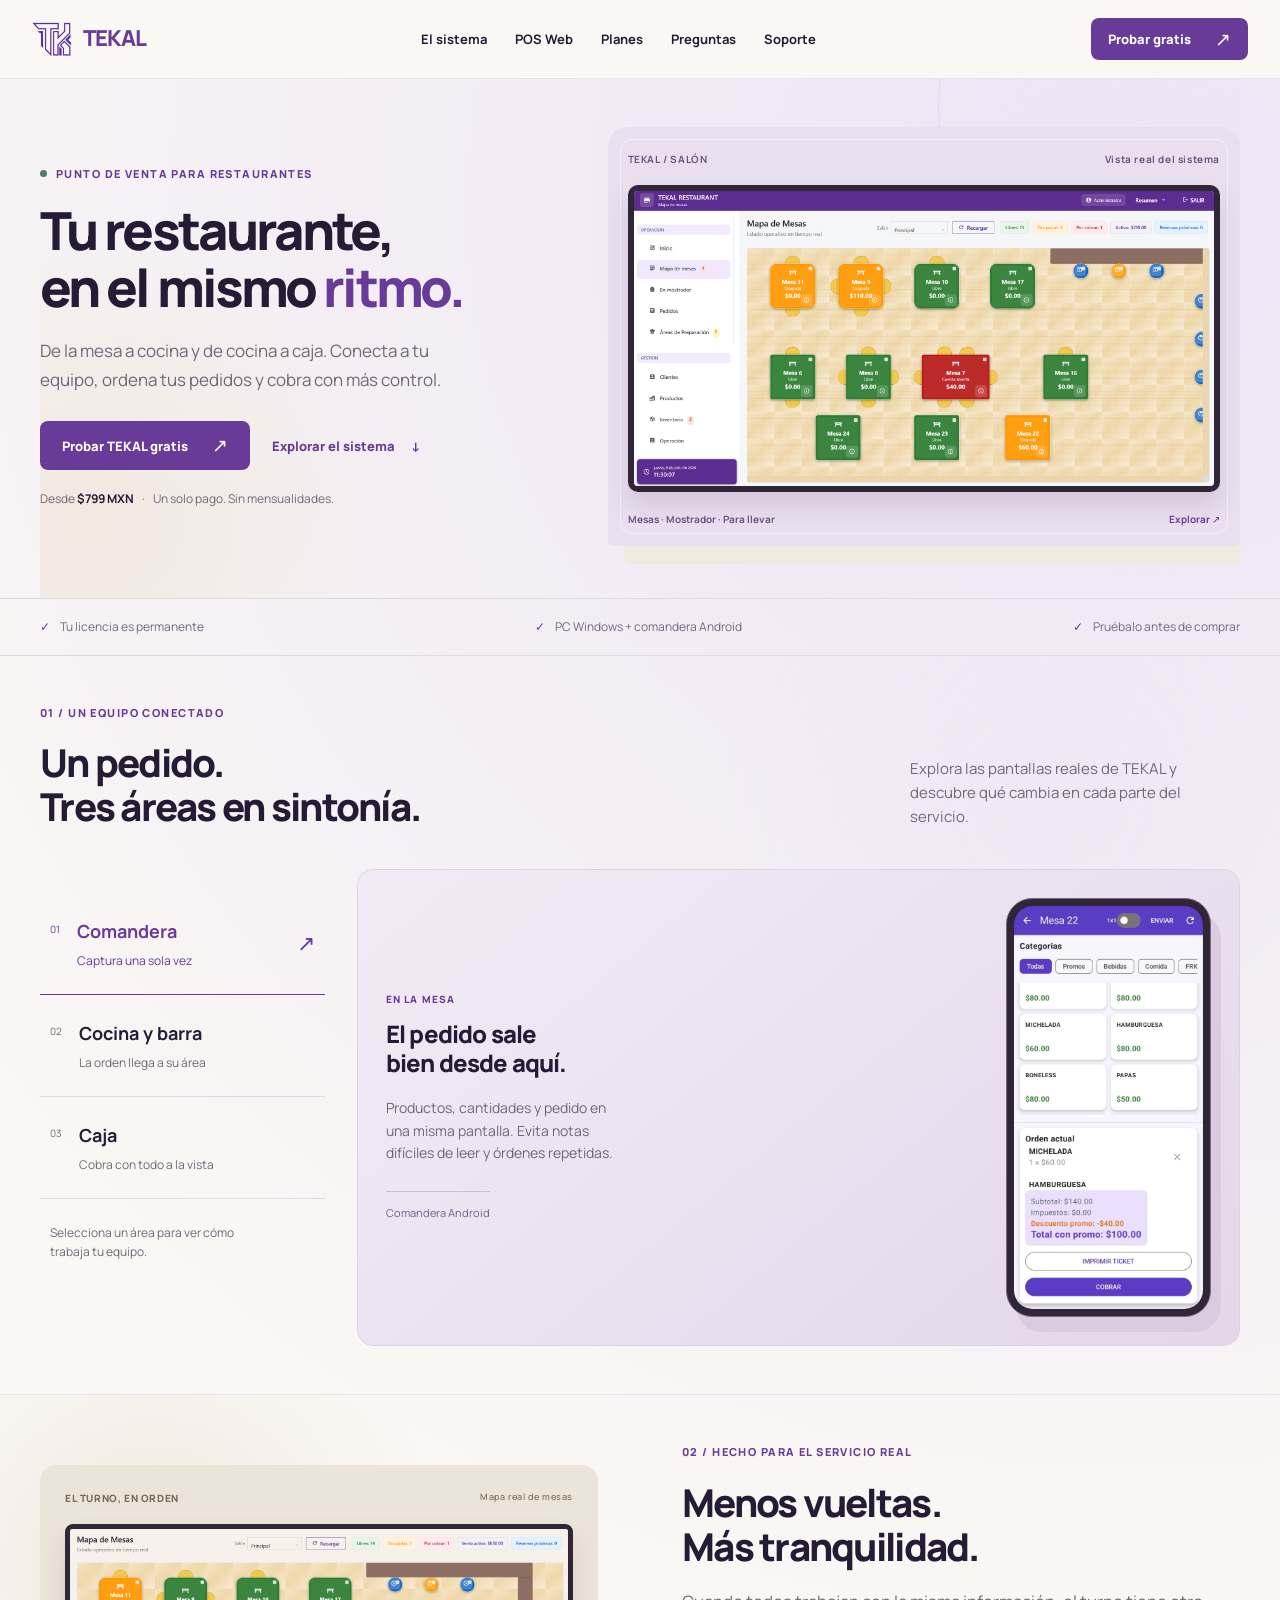
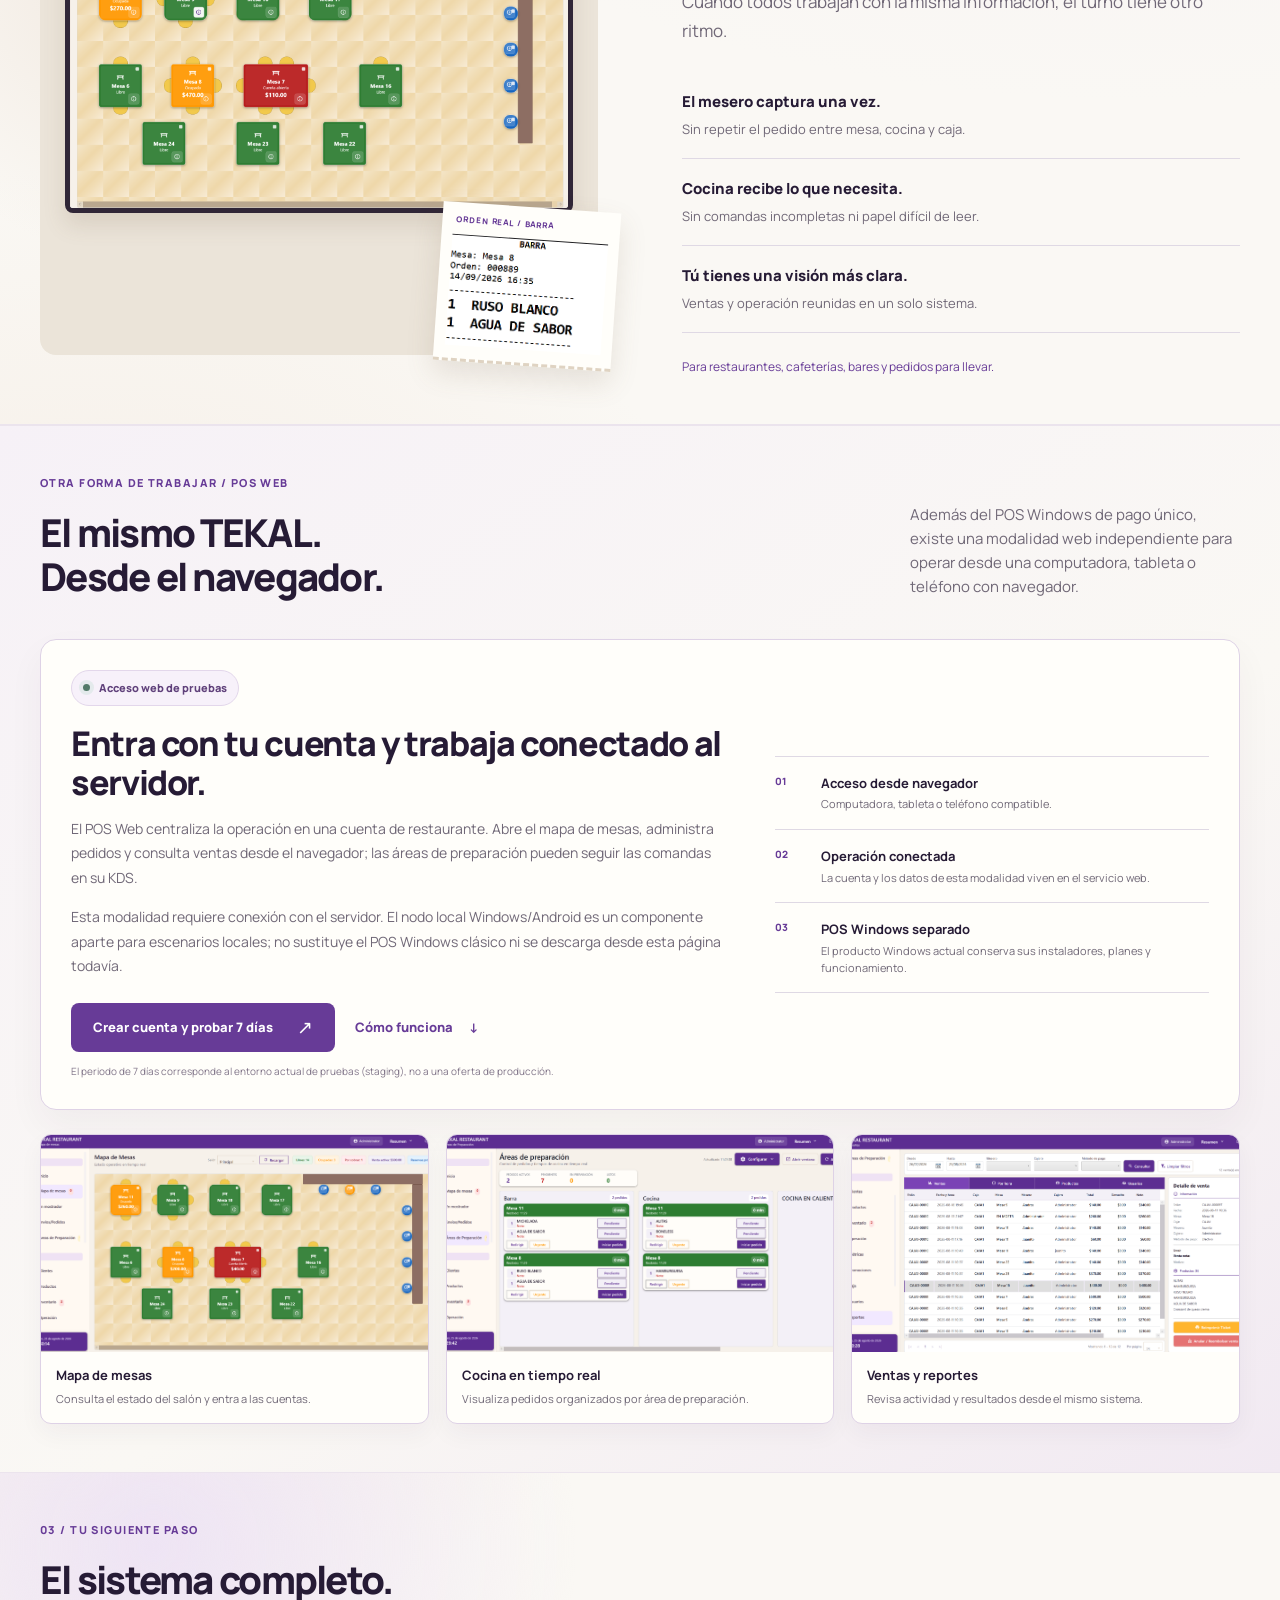
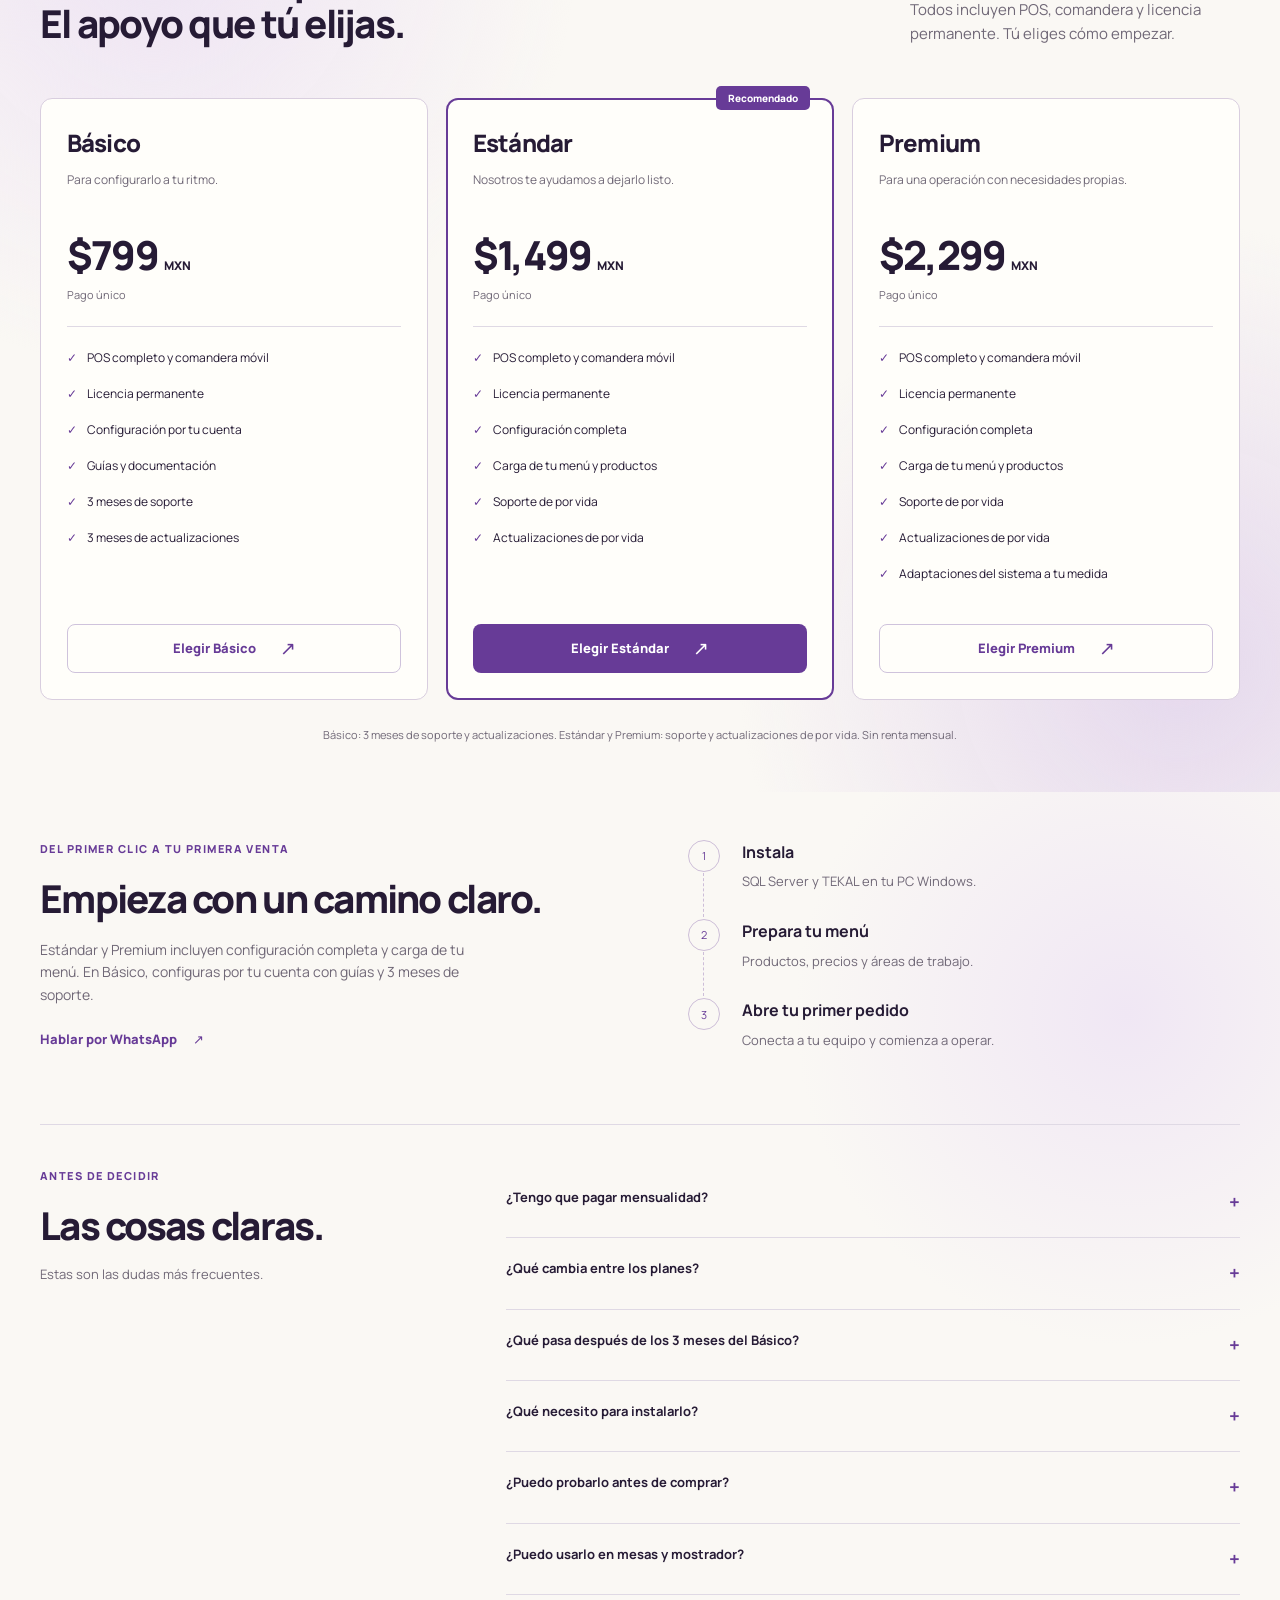
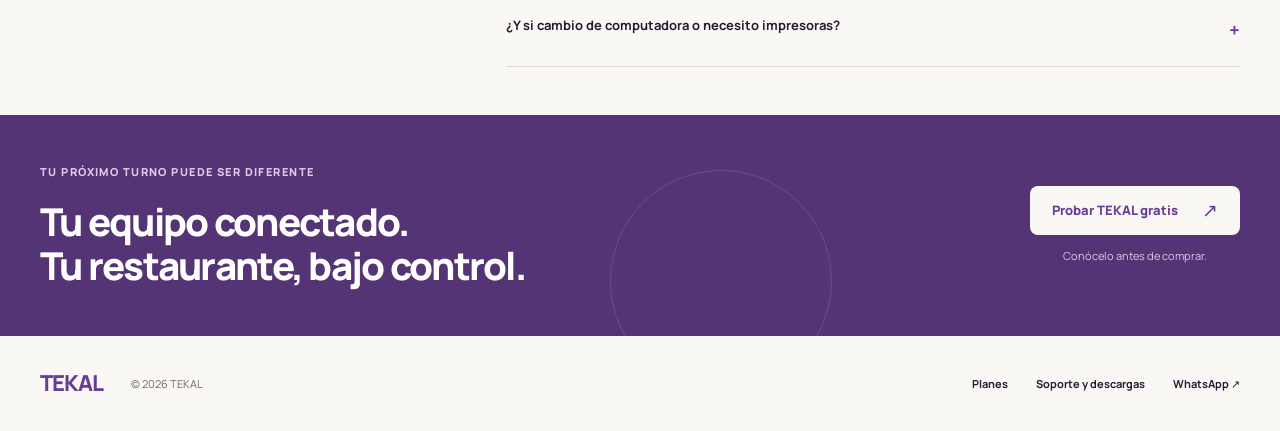
<file: index.html>
<!doctype html>
<html lang="es">
<head>
<meta charset="utf-8">
<meta name="viewport" content="width=device-width, initial-scale=1">
<meta name="description" content="TEKAL conecta comandera, cocina y caja. Punto de venta para restaurantes con licencia permanente, desde $799 MXN y sin mensualidades.">
<meta name="tekal-license-api" content="https://licencias.tekalpos.com">
<meta name="theme-color" content="#faf8f4">
<link rel="icon" type="image/png" href="LOGO.png">
<title>TEKAL | Tu restaurante, en el mismo ritmo</title>
<link rel="preconnect" href="https://fonts.googleapis.com">
<link rel="preconnect" href="https://fonts.gstatic.com" crossorigin>
<link href="https://fonts.googleapis.com/css2?family=Manrope:wght@400;500;600;700;800&display=swap" rel="stylesheet">
<link rel="stylesheet" href="landing.css?v=20260914">
</head>
<body>
<header class="site-header"><div class="header-inner">
<a href="#inicio" class="brand" aria-label="TEKAL inicio"><img src="LOGO.png" width="44" height="38" alt=""><span>TEKAL</span></a>
<nav aria-label="Principal"><a href="#funciona">El sistema</a><a href="#pos-web">POS Web</a><a href="#planes">Planes</a><a href="#preguntas">Preguntas</a><a href="descargas.html">Soporte</a></nav>
<a class="button primary small" href="descargas.html#probar">Probar gratis <span aria-hidden="true">↗</span></a>
</div></header>
<main id="inicio">
<section class="hero wrap">
<div class="hero-copy"><p class="eyebrow"><span class="status-dot"></span> Punto de venta para restaurantes</p>
<h1>Tu restaurante,<br>en el mismo <em>ritmo.</em></h1>
<p class="lead">De la mesa a cocina y de cocina a caja. Conecta a tu equipo, ordena tus pedidos y cobra con más control.</p>
<div class="hero-actions"><a class="button primary" href="descargas.html#probar">Probar TEKAL gratis <span aria-hidden="true">↗</span></a><a class="text-link" href="#funciona">Explorar el sistema <span aria-hidden="true">↓</span></a></div>
<p class="hero-price">Desde <strong>$799 MXN</strong> <span>·</span> Un solo pago. Sin mensualidades.</p>
</div>
<div class="hero-product">
<div class="product-caption"><span>TEKAL / SALÓN</span><span>Vista real del sistema</span></div>
<figure class="hero-screen"><img src="pc.png" width="1912" height="973" fetchpriority="high" alt="Mapa de mesas real de TEKAL con estados de las mesas y cuenta abierta"></figure>
<div class="product-base"><span>Mesas · Mostrador · Para llevar</span><a href="#funciona" aria-label="Explorar las pantallas de TEKAL">Explorar <span aria-hidden="true">↗</span></a></div>
</div>
</section>
<div class="assurance"><div class="wrap assurance-inner"><span>Tu licencia es permanente</span><span>PC Windows + comandera Android</span><span>Pruébalo antes de comprar</span></div></div>

<section id="funciona" class="product-section section">
<div class="wrap">
<div class="section-heading"><div><p class="eyebrow">01 / Un equipo conectado</p><h2>Un pedido.<br>Tres áreas en sintonía.</h2></div><p>Explora las pantallas reales de TEKAL y descubre qué cambia en cada parte del servicio.</p></div>
<div class="product-explorer">
<div class="explorer-menu">
<div role="tablist" aria-label="Pantallas de TEKAL" aria-orientation="vertical">
<button role="tab" id="tab-comandera" aria-controls="panel-comandera" aria-selected="true" tabindex="0"><span class="tab-number">01</span><span><strong>Comandera</strong><small>Captura una sola vez</small></span><span class="tab-arrow" aria-hidden="true">↗</span></button>
<button role="tab" id="tab-cocina" aria-controls="panel-cocina" aria-selected="false" tabindex="-1"><span class="tab-number">02</span><span><strong>Cocina y barra</strong><small>La orden llega a su área</small></span><span class="tab-arrow" aria-hidden="true">↗</span></button>
<button role="tab" id="tab-caja" aria-controls="panel-caja" aria-selected="false" tabindex="-1"><span class="tab-number">03</span><span><strong>Caja</strong><small>Cobra con todo a la vista</small></span><span class="tab-arrow" aria-hidden="true">↗</span></button>
</div>
<p class="explorer-note">Selecciona un área para ver cómo trabaja tu equipo.</p>
</div>
<div class="explorer-panels">
<div class="demo-panel phone-panel" role="tabpanel" id="panel-comandera" aria-labelledby="tab-comandera" tabindex="0">
<div class="panel-copy"><span class="mini-label">EN LA MESA</span><h3>El pedido sale<br>bien desde aquí.</h3><p>Productos, cantidades y pedido en una misma pantalla. Evita notas difíciles de leer y órdenes repetidas.</p><span class="platform-label">Comandera Android</span></div>
<figure class="phone"><img src="comandera.jpg" width="1080" height="2306" loading="lazy" decoding="async" alt="Pantalla completa de la comandera Android TEKAL"></figure>
</div>
<div class="demo-panel" role="tabpanel" id="panel-cocina" aria-labelledby="tab-cocina" tabindex="0" hidden><div class="screen-caption"><h3>Cada área sabe qué preparar.</h3><p>Las comandas llegan a cocina o barra sin volver a capturarse.</p></div><figure class="wide-screen"><img src="comandas.png" width="1916" height="977" loading="lazy" decoding="async" alt="Pantalla real de comandas de TEKAL divididas por área"></figure></div>
<div class="demo-panel" role="tabpanel" id="panel-caja" aria-labelledby="tab-caja" tabindex="0" hidden><div class="screen-caption"><h3>Del pedido al cobro, con claridad.</h3><p>Consulta la cuenta y cobra desde el mismo sistema.</p></div><figure class="wide-screen"><img src="gestion.png" width="1907" height="985" loading="lazy" decoding="async" alt="Pantalla de caja de TEKAL con productos y detalle de la cuenta"></figure></div>
</div>
</div>
</div></section>

<section class="restaurant-section section">
<div class="wrap restaurant-layout">
<div class="restaurant-scene">
<div class="scene-header"><span>EL TURNO, EN ORDEN</span><small>Mapa real de mesas</small></div>
<figure class="map-shot"><img src="turno.png" width="1602" height="897" loading="lazy" decoding="async" alt="Mapa de mesas real de TEKAL con mesas libres, ocupadas y cuentas abiertas"></figure>
<figure class="order-slip"><span class="mini-label">ORDEN REAL / BARRA</span><img src="orden.png" width="333" height="229" loading="lazy" decoding="async" alt="Orden impresa de TEKAL para barra"></figure>
</div>
<div class="restaurant-copy"><p class="eyebrow">02 / Hecho para el servicio real</p><h2>Menos vueltas.<br>Más tranquilidad.</h2><p class="lead">Cuando todos trabajan con la misma información, el turno tiene otro ritmo.</p>
<dl class="benefit-rows"><div><dt>El mesero captura una vez.</dt><dd>Sin repetir el pedido entre mesa, cocina y caja.</dd></div><div><dt>Cocina recibe lo que necesita.</dt><dd>Sin comandas incompletas ni papel difícil de leer.</dd></div><div><dt>Tú tienes una visión más clara.</dt><dd>Ventas y operación reunidas en un solo sistema.</dd></div></dl>
<p class="audience-line">Para restaurantes, cafeterías, bares y pedidos para llevar.</p></div>
</div></section>

<section id="pos-web" class="web-pos-section section">
<div class="wrap">
<div class="section-heading"><div><p class="eyebrow">OTRA FORMA DE TRABAJAR / POS WEB</p><h2>El mismo TEKAL.<br>Desde el navegador.</h2></div><p>Además del POS Windows de pago único, existe una modalidad web independiente para operar desde una computadora, tableta o teléfono con navegador.</p></div>
<div class="web-pos-intro">
<div class="web-pos-copy"><span class="web-pos-badge"><span class="status-dot"></span> Acceso web de pruebas</span><h3>Entra con tu cuenta y trabaja conectado al servidor.</h3><p>El POS Web centraliza la operación en una cuenta de restaurante. Abre el mapa de mesas, administra pedidos y consulta ventas desde el navegador; las áreas de preparación pueden seguir las comandas en su KDS.</p><p>Esta modalidad requiere conexión con el servidor. El nodo local Windows/Android es un componente aparte para escenarios locales; no sustituye el POS Windows clásico ni se descarga desde esta página todavía.</p><div class="web-pos-actions"><a class="button primary" href="https://staging.tekalpos.com/login?returnTo=%2F" target="_blank" rel="noopener">Crear cuenta y probar 7 días <span aria-hidden="true">↗</span></a><a class="text-link" href="descargas.html#pos-web">Cómo funciona <span aria-hidden="true">↓</span></a></div><small class="web-pos-note">El periodo de 7 días corresponde al entorno actual de pruebas (staging), no a una oferta de producción.</small></div>
<div class="web-pos-facts" aria-label="Características del POS Web"><div><span>01</span><strong>Acceso desde navegador</strong><p>Computadora, tableta o teléfono compatible.</p></div><div><span>02</span><strong>Operación conectada</strong><p>La cuenta y los datos de esta modalidad viven en el servicio web.</p></div><div><span>03</span><strong>POS Windows separado</strong><p>El producto Windows actual conserva sus instaladores, planes y funcionamiento.</p></div></div>
</div>
<div class="web-pos-gallery" aria-label="Pantallas reales del POS Web">
<figure><img src="imagens/3.png" width="1920" height="1080" loading="lazy" decoding="async" alt="POS Web TEKAL: mapa de mesas y estado de las cuentas"><figcaption><strong>Mapa de mesas</strong><span>Consulta el estado del salón y entra a las cuentas.</span></figcaption></figure>
<figure><img src="imagens/2.png" width="1920" height="1080" loading="lazy" decoding="async" alt="POS Web TEKAL: KDS para pedidos de cocina y áreas de preparación"><figcaption><strong>Cocina en tiempo real</strong><span>Visualiza pedidos organizados por área de preparación.</span></figcaption></figure>
<figure><img src="imagens/1.png" width="1920" height="1080" loading="lazy" decoding="async" alt="POS Web TEKAL: reportes de ventas y operación"><figcaption><strong>Ventas y reportes</strong><span>Revisa actividad y resultados desde el mismo sistema.</span></figcaption></figure>
</div>
</div></section>

<section id="planes" class="pricing-section section"><div class="wrap">
<div class="section-heading"><div><p class="eyebrow">03 / Tu siguiente paso</p><h2>El sistema completo.<br>El apoyo que tú elijas.</h2></div><p>Todos incluyen POS, comandera y licencia permanente. Tú eliges cómo empezar.</p></div>
<div class="price-grid"><article class="price-card "><h3>Básico</h3><p class="plan-description">Para configurarlo a tu ritmo.</p><p class="price">$799 <small>MXN</small></p><span class="payment-note">Pago único</span><ul><li>POS completo y comandera móvil</li><li>Licencia permanente</li><li>Configuración por tu cuenta</li><li>Guías y documentación</li><li>3 meses de soporte</li><li>3 meses de actualizaciones</li></ul><a class="button secondary" href="https://wa.me/524641163543?text=Hola,%20quiero%20informacion%20del%20plan%20Basico%20de%20TEKAL" target="_blank" rel="noopener" aria-label="Consultar plan Básico">Elegir Básico<span aria-hidden="true">↗</span></a></article>
<article class="price-card featured"><span class="recommendation">Recomendado</span><h3>Estándar</h3><p class="plan-description">Nosotros te ayudamos a dejarlo listo.</p><p class="price">$1,499 <small>MXN</small></p><span class="payment-note">Pago único</span><ul><li>POS completo y comandera móvil</li><li>Licencia permanente</li><li>Configuración completa</li><li>Carga de tu menú y productos</li><li>Soporte de por vida</li><li>Actualizaciones de por vida</li></ul><a class="button primary" href="https://wa.me/524641163543?text=Hola,%20quiero%20informacion%20del%20plan%20Estandar%20de%20TEKAL" target="_blank" rel="noopener" aria-label="Consultar plan Estándar">Elegir Estándar<span aria-hidden="true">↗</span></a></article>
<article class="price-card "><h3>Premium</h3><p class="plan-description">Para una operación con necesidades propias.</p><p class="price">$2,299 <small>MXN</small></p><span class="payment-note">Pago único</span><ul><li>POS completo y comandera móvil</li><li>Licencia permanente</li><li>Configuración completa</li><li>Carga de tu menú y productos</li><li>Soporte de por vida</li><li>Actualizaciones de por vida</li><li>Adaptaciones del sistema a tu medida</li></ul><a class="button secondary" href="https://wa.me/524641163543?text=Hola,%20quiero%20informacion%20del%20plan%20Premium%20de%20TEKAL" target="_blank" rel="noopener" aria-label="Consultar plan Premium">Elegir Premium<span aria-hidden="true">↗</span></a></article></div>
<p class="plan-terms">Básico: 3 meses de soporte y actualizaciones. Estándar y Premium: soporte y actualizaciones de por vida. Sin renta mensual.</p>
</div></section>

<section class="help-section section"><div class="wrap">
<div class="onboarding"><div><p class="eyebrow">Del primer clic a tu primera venta</p><h2>Empieza con un camino claro.</h2><p>Estándar y Premium incluyen configuración completa y carga de tu menú. En Básico, configuras por tu cuenta con guías y 3 meses de soporte.</p><a class="text-link" href="https://wa.me/524641163543?text=Hola,%20quiero%20conocer%20TEKAL%20para%20mi%20restaurante" target="_blank" rel="noopener">Hablar por WhatsApp <span aria-hidden="true">↗</span></a></div><ol><li><strong>Instala</strong><span>SQL Server y TEKAL en tu PC Windows.</span></li><li><strong>Prepara tu menú</strong><span>Productos, precios y áreas de trabajo.</span></li><li><strong>Abre tu primer pedido</strong><span>Conecta a tu equipo y comienza a operar.</span></li></ol></div>
<div id="preguntas" class="faq-layout"><div><p class="eyebrow">Antes de decidir</p><h2>Las cosas claras.</h2><p>Estas son las dudas más frecuentes.</p></div><div class="faq-list">
<details><summary>¿Tengo que pagar mensualidad?</summary><p>No. Los tres planes incluyen licencia permanente y un solo pago.</p></details>
<details><summary>¿Qué cambia entre los planes?</summary><p>Básico incluye configuración por tu cuenta y 3 meses de soporte y actualizaciones. Estándar añade configuración completa, carga de productos y soporte y actualizaciones de por vida. Premium también incluye adaptaciones a tu medida.</p></details>
<details><summary>¿Qué pasa después de los 3 meses del Básico?</summary><p>Tu licencia sigue siendo permanente. El periodo incluido de soporte y actualizaciones termina; contáctanos para conocer las opciones para continuar con esos servicios.</p></details>
<details><summary>¿Qué necesito para instalarlo?</summary><p>Una PC Windows con SQL Server Express. La comandera funciona en Android. En soporte y descargas encontrarás los recursos para comenzar.</p></details>
<details><summary>¿Puedo probarlo antes de comprar?</summary><p>Sí. Descarga TEKAL y conoce el flujo de pedidos, cocina y caja antes de elegir tu plan.</p></details>
<details><summary>¿Puedo usarlo en mesas y mostrador?</summary><p>Sí. TEKAL permite trabajar con mesas, mostrador, barra y pedidos para llevar.</p></details>
<details><summary>¿Y si cambio de computadora o necesito impresoras?</summary><p>Escríbenos para revisar tu licencia, la reinstalación y la compatibilidad de tus equipos antes de hacer el cambio.</p></details>
</div></div>
</div></section>
<section class="closing"><div class="wrap closing-inner"><div><p class="eyebrow">Tu próximo turno puede ser diferente</p><h2>Tu equipo conectado.<br>Tu restaurante, bajo control.</h2></div><div><a class="button light" href="descargas.html#probar">Probar TEKAL gratis <span aria-hidden="true">↗</span></a><p>Conócelo antes de comprar.</p></div></div></section>
</main>
<footer class="wrap footer"><a href="#inicio" class="brand">TEKAL</a><span>© <span id="year">2026</span> TEKAL</span><nav aria-label="Pie de página"><a href="#planes">Planes</a><a href="descargas.html">Soporte y descargas</a><a href="https://wa.me/524641163543?text=Hola,%20quiero%20conocer%20TEKAL%20para%20mi%20restaurante" target="_blank" rel="noopener">WhatsApp ↗</a></nav></footer>
<script src="script.js?v=20260914"></script>
</body></html>
</file>
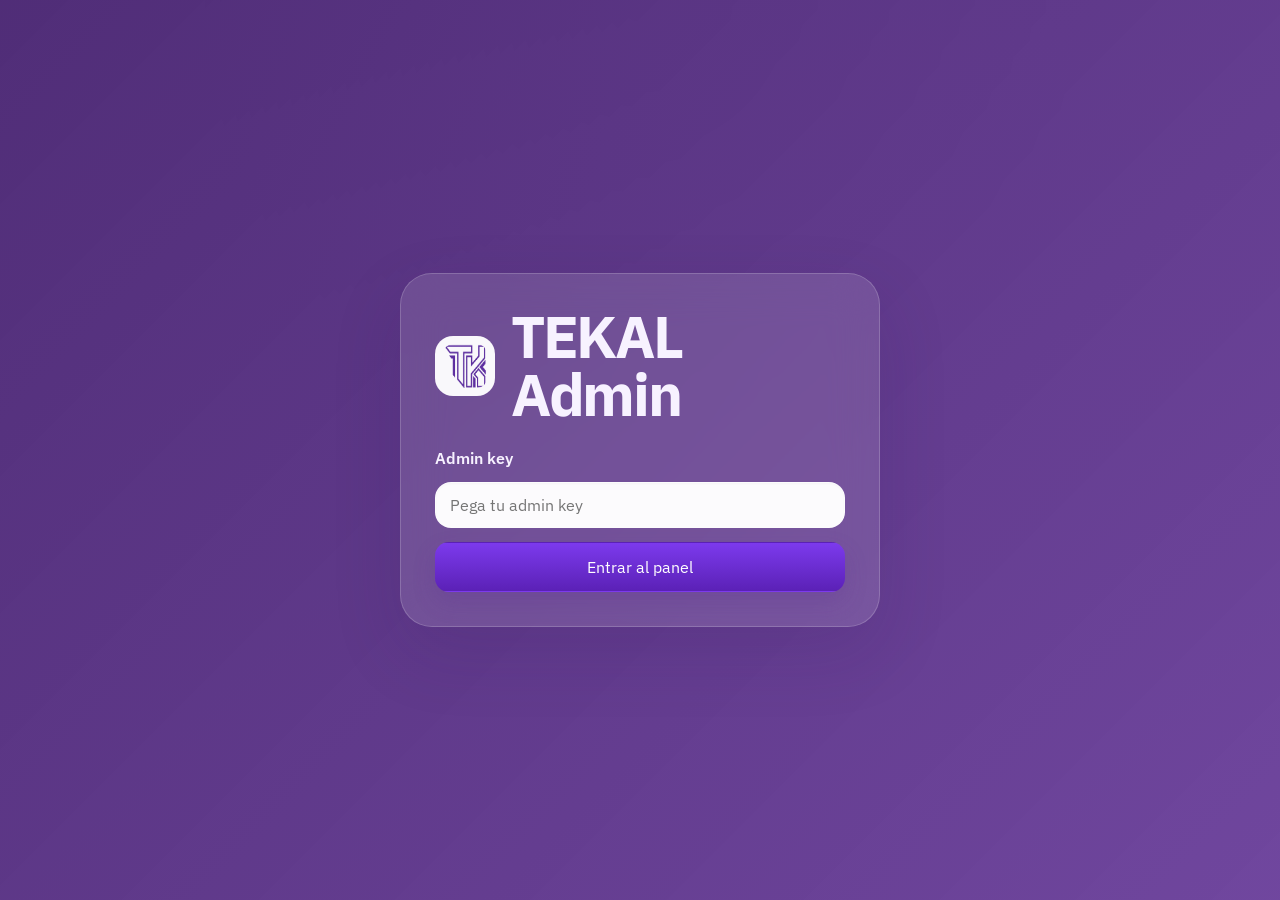
<file: admin.html>
<!doctype html>
<html lang="es">
  <head>
    <meta charset="utf-8">
    <meta name="viewport" content="width=device-width, initial-scale=1">
    <meta name="tekal-license-api" content="https://licencias.tekalpos.com">
    <title>TEKAL Admin | Licencias y Operacion</title>
    <link rel="preconnect" href="https://fonts.googleapis.com">
    <link rel="preconnect" href="https://fonts.gstatic.com" crossorigin>
    <link href="https://fonts.googleapis.com/css2?family=IBM+Plex+Sans:wght@400;500;600;700&display=swap" rel="stylesheet">
    <link rel="stylesheet" href="admin.css">
  </head>
  <body class="auth-locked">
    <section id="loginGate" class="login-gate">
      <div class="login-card">
        <div class="login-brand">
          <img src="LOGO.png" alt="" width="60" height="60">
          <div>
            <h1>TEKAL Admin</h1>
          </div>
        </div>
        <form id="loginForm" class="login-form">
          <label for="loginAdminKey">Admin key</label>
          <input id="loginAdminKey" type="password" placeholder="Pega tu admin key" autocomplete="current-password">
          <button id="loginButton" class="button primary" type="submit">Entrar al panel</button>
        </form>
        <p id="loginStatus" class="muted" hidden></p>
      </div>
    </section>

    <div class="shell" id="adminShell" aria-hidden="true" hidden>
      <aside class="sidebar">
        <div class="brand">
          <img src="LOGO.png" alt="" width="42" height="42">
          <div>
            <strong>TEKAL Admin</strong>
            <span>Licencias y operacion</span>
          </div>
        </div>

        <nav class="sidebar-nav">
          <p class="nav-label">Operación</p>
          <a href="#dashboard"><span aria-hidden="true">⌂</span> Inicio</a>
          <a href="#licenses"><span aria-hidden="true">▣</span> Clientes y licencias</a>
          <a href="#devices"><span aria-hidden="true">▤</span> Equipos</a>
          <a href="#pos-web"><span aria-hidden="true">◈</span> POS Web</a>
          <p class="nav-label">Sistema</p>
          <a href="#releases"><span aria-hidden="true">↑</span> Versiones</a>
          <a href="#payments"><span aria-hidden="true">$</span> Cobros</a>
        </nav>

        <section class="auth-box">
          <p class="eyebrow">Sesion</p>
          <strong>Administrador autenticado</strong>
          <p class="muted">La llave administrativa se guarda solo en esta sesión del navegador.</p>
          <div class="auth-actions">
            <button id="refreshAllButton" class="button primary" type="button">Actualizar panel</button>
            <button id="logoutButton" class="button ghost" type="button">Cerrar sesión</button>
          </div>
          <p id="authStatus" class="muted">Sesión no iniciada.</p>
        </section>
      </aside>

      <main class="content">
        <header class="page-header">
          <div>
            <p class="eyebrow">Centro de operación</p>
            <h1>Lo importante para operar hoy</h1>
            <p class="page-subtitle">Revisa alertas, clientes, equipos y renovaciones sin perderte entre reportes.</p>
          </div>
          <div class="header-actions">
            <div class="date-pill" id="currentDatePill">Hoy</div>
          </div>
        </header>

        <section id="dashboard" class="panel-stack">
          <div class="panel-heading">
            <div>
              <p class="eyebrow">Resumen</p>
              <h2>Vista general</h2>
            </div>
          </div>

          <div id="summaryCards" class="summary-grid"></div>

          <section class="panel metrics-panel" aria-labelledby="metricsPanelTitle">
            <div class="panel-title-row">
              <div>
                <p class="eyebrow">Salud de la operación</p>
                <h3 id="metricsPanelTitle">Actividad reciente</h3>
              </div>
              <span class="metric-period">Últimos 30 días</span>
            </div>
            <div id="metricsVisual" class="metrics-visual" aria-live="polite"></div>
          </section>

          <div class="dual-grid dashboard-secondary">
            <section class="panel">
              <div class="panel-title-row">
                <h3>Alertas</h3>
                <div class="inline-actions">
                  <span id="alertsCount" class="pill">0</span>
                  <button id="dismissAllAlertsButton" class="button ghost compact" type="button">Borrar todas</button>
                </div>
              </div>
              <div id="alertsList" class="list-stack empty-state">Sin datos.</div>
            </section>

            <section class="panel">
              <div class="panel-title-row">
                <h3>Versiones instaladas</h3>
              </div>
              <div id="versionsList" class="list-stack empty-state">Sin datos.</div>
            </section>
          </div>

          <section class="panel renewals-panel">
            <div class="panel-title-row">
              <h3>Renovaciones proximas</h3>
            </div>
            <div class="table-wrap">
              <table>
                <thead>
                  <tr>
                    <th>Cliente</th>
                    <th>Licencia</th>
                    <th>Actualizaciones hasta</th>
                    <th>Dias restantes</th>
                  </tr>
                </thead>
                <tbody id="renewalsTable">
                  <tr><td colspan="4" class="empty-cell">Sin datos.</td></tr>
                </tbody>
              </table>
            </div>
          </section>
        </section>

        <section id="pos-web" class="panel-stack">
          <div class="panel-heading">
            <div>
              <p class="eyebrow">POS Web</p>
              <h2>Control Plane independiente</h2>
              <p class="page-subtitle">Licencias firmadas, activaciones, heartbeats y releases del POS Web.</p>
            </div>
          </div>

          <section class="panel admin-panel-bridge">
            <div class="admin-panel-bridge-copy">
              <span class="bridge-badge">Módulo separado</span>
              <h3>Administración del POS Web</h3>
              <p>Este panel conserva su propia autenticación y sus propios contratos. Desde aquí puedes abrir el Control Plane del POS Web sin mezclarlo con las licencias heredadas del POS WPF.</p>
              <div class="bridge-flow" aria-label="Separación de paneles">
                <span>Licencias WPF</span><i aria-hidden="true">+</i><strong>Control Plane POS Web</strong>
              </div>
              <a class="button primary" href="https://licencias.tekalpos.com/control-plane">Abrir Control Plane POS Web <span aria-hidden="true">↗</span></a>
              <p class="muted bridge-note">Si el enlace solicita sesión, inicia primero con una cuenta SaaS propietaria o administradora del POS Web.</p>
            </div>
            <div class="bridge-boundary">
              <span class="bridge-boundary-label">Separación de responsabilidades</span>
              <div><strong>Panel clásico</strong><small>Licencias y operación WPF</small></div>
              <div><strong>Panel POS Web</strong><small>Dispositivos, activaciones y actualizaciones</small></div>
              <div><strong>Datos operativos</strong><small>No se administran desde este panel central</small></div>
            </div>
          </section>
        </section>

        <section id="licenses" class="panel-stack">
          <div class="panel-heading">
            <div>
              <p class="eyebrow">Licencias</p>
              <h2>Licencias registradas</h2>
            </div>
            <div class="toolbar">
              <button id="toggleCreateLicenseButton" class="button primary" type="button">Nueva licencia</button>
              <input id="licenseSearch" type="search" placeholder="Buscar por cliente, licencia, grupo, IP o equipo">
              <select id="licenseStatusFilter">
                <option value="">Todos los estados</option>
                <option value="Active">Active</option>
                <option value="Trial">Trial</option>
                <option value="Blocked">Blocked</option>
                <option value="Expired">Expired</option>
              </select>
              <select id="licenseSort" aria-label="Ordenar licencias">
                <option value="last-seen-desc">Uso más reciente</option>
                <option value="last-seen-asc">Uso más antiguo</option>
                <option value="license-type-trial">Tipo: Trial primero</option>
                <option value="license-type-permanent">Tipo: Permanente primero</option>
              </select>
              <button id="reloadLicensesButton" class="button ghost" type="button">Recargar</button>
            </div>
          </div>

          <section id="createLicensePanel" class="panel create-panel" hidden>
            <div class="panel-title-row">
              <div>
                <p class="eyebrow">Nueva licencia</p>
                <h3>Crear licencia online</h3>
              </div>
              <button id="cancelCreateLicenseButton" class="button ghost" type="button">Cancelar</button>
            </div>

            <form id="createLicenseForm" class="create-license-form">
              <label>Cliente<input id="createCustomerName" type="text" placeholder="Nombre del cliente" required></label>
              <label>Correo<input id="createCustomerEmail" type="email" placeholder="correo@cliente.com" required></label>
              <label>License key opcional<input id="createLicenseKey" type="text" placeholder="Se genera automáticamente si lo dejas vacío"></label>
              <label>Días de updates<input id="createUpdatesDays" type="number" min="1" step="1" value="30" required></label>
              <label>Máx. terminales<input id="createMaxTerminals" type="number" min="1" step="1" value="1" required></label>
              <label>Grupo de licencia<input id="createLicenseGroupId" type="text" placeholder="Opcional, para agrupar varias licencias"></label>
              <label>Deployment
                <select id="createDeployment">
                  <option value="0">Normal</option>
                  <option value="1">Servidor</option>
                  <option value="2">Cliente</option>
                </select>
              </label>
              <label class="checkbox-field">
                <input id="createTrial" type="checkbox">
                <span>Licencia de prueba</span>
              </label>
              <label id="createTrialDaysLabel">Días de prueba<input id="createTrialDays" type="number" min="1" step="1" value="30"></label>
              <label class="checkbox-field">
                <input id="createAllowMultiCaja" type="checkbox" checked>
                <span>Permitir multicaja</span>
              </label>
              <label class="checkbox-field">
                <input id="createAllowServerMode" type="checkbox" checked>
                <span>Permitir modo servidor</span>
              </label>
              <label class="checkbox-field">
                <input id="createAllowClientMode" type="checkbox" checked>
                <span>Permitir modo cliente</span>
              </label>
              <div class="create-actions">
                <button id="submitCreateLicenseButton" class="button primary" type="submit">Crear licencia</button>
              </div>
            </form>
            <p id="createLicenseStatus" class="muted" hidden></p>
          </section>

          <div class="license-layout">
            <section class="panel">
              <div class="table-wrap">
                <table>
                  <thead>
                    <tr>
                      <th>Cliente</th>
                      <th>Estado</th>
                      <th>Updates</th>
                      <th>Version</th>
                      <th>Dispositivos</th>
                      <th>Ultima actividad</th>
                    </tr>
                  </thead>
                  <tbody id="licensesTable">
                    <tr><td colspan="6" class="empty-cell">Sin datos.</td></tr>
                  </tbody>
                </table>
              </div>
            </section>

            <aside class="panel detail-panel">
              <div class="panel-title-row">
                <h3>Detalle de licencia</h3>
                <span id="licenseDetailBadge" class="pill neutral">Selecciona una</span>
              </div>

              <form id="licenseDetailForm" class="detail-form">
                <input type="hidden" id="detailId">
                <label>Cliente<input id="detailCustomerName" type="text"></label>
                <label>Correo<input id="detailCustomerEmail" type="email"></label>
                <label>Estado
                  <select id="detailStatus">
                    <option value="Active">Active</option>
                    <option value="Trial">Trial</option>
                    <option value="Blocked">Blocked</option>
                    <option value="Expired">Expired</option>
                  </select>
                </label>
                <label>Pago
                  <select id="detailPaymentStatus">
                    <option value="Pending">Pending</option>
                    <option value="Paid">Paid</option>
                    <option value="Failed">Failed</option>
                  </select>
                </label>
                <label>Max terminals<input id="detailMaxTerminals" type="number" min="1" step="1"></label>
                <label>Expira<input id="detailExpiresAt" type="date"></label>
                <div class="update-days-control">
                  <label>Días de prueba<input id="detailGrantTrialDays" type="number" min="1" max="3650" step="1" value="7"></label>
                  <button id="grantTrialDaysButton" class="button ghost" type="button" data-action="grant-trial-days">Agregar días de prueba</button>
                </div>
                <label>Updates hasta<input id="detailUpdatesUntil" type="date"></label>
                <div class="update-days-control">
                  <label>Sumar días de updates<input id="detailGrantUpdateDays" type="number" min="1" max="3650" step="1" value="30"></label>
                  <button id="grantUpdateDaysButton" class="button ghost" type="button" data-action="grant-update-days">Agregar días</button>
                </div>
                <label>Portal cliente<input id="detailPortalUrl" type="text" readonly></label>
                <label>Motivo de suspension<textarea id="detailSuspensionReason" rows="2"></textarea></label>
                <label>Notas<textarea id="detailNotes" rows="5"></textarea></label>
                <div class="auth-actions">
                  <button id="saveLicenseButton" class="button primary" type="submit">Guardar cambios</button>
                  <button id="setLicenseTrialButton" class="button ghost" type="button" data-action="set-license-trial">Marcar como Trial</button>
                  <button id="setLicensePermanentButton" class="button ghost" type="button" data-action="set-license-permanent">Marcar como permanente</button>
                  <button id="cloneTrialLicenseButton" class="button ghost" type="button" data-action="clone-trial-license">Crear otra temporal</button>
                  <button id="deleteLicenseButton" class="button ghost danger" type="button" data-action="delete-license">Eliminar licencia</button>
                </div>
              </form>

              <div class="detail-subsection">
                <h4>Dispositivos</h4>
                <div id="detailDevices" class="mini-list empty-state">Sin datos.</div>
              </div>

              <div class="detail-subsection">
                <h4>Pagos</h4>
                <div id="detailPayments" class="mini-list empty-state">Sin datos.</div>
              </div>
            </aside>
          </div>
        </section>

        <section id="devices" class="panel-stack">
          <div class="panel-heading">
            <div>
              <p class="eyebrow">Dispositivos</p>
              <h2>Instalaciones activas</h2>
            </div>
            <div class="toolbar">
              <input id="deviceSearch" type="search" placeholder="Buscar por cliente, licencia, machine id, IP o version">
              <button id="reloadDevicesButton" class="button ghost" type="button">Recargar</button>
            </div>
          </div>
          <section class="panel">
            <div class="table-wrap">
              <table>
                <thead>
                  <tr>
                    <th>Cliente</th>
                    <th>Machine ID</th>
                    <th>Version</th>
                    <th>IP</th>
                    <th>Ultima conexion</th>
                    <th>Dias inactivo</th>
                    <th>Accion</th>
                  </tr>
                </thead>
                <tbody id="devicesTable">
                  <tr><td colspan="7" class="empty-cell">Sin datos.</td></tr>
                </tbody>
              </table>
            </div>
          </section>
        </section>

        <section id="releases" class="panel-stack">
          <div class="panel-heading">
            <div>
              <p class="eyebrow">Releases</p>
              <h2>Versiones publicadas</h2>
            </div>
            <button id="reloadReleasesButton" class="button ghost" type="button">Recargar</button>
          </div>
          <section class="panel">
            <div class="table-wrap">
              <table>
                <thead>
                  <tr>
                    <th>Version</th>
                    <th>Archivo</th>
                    <th>Publicada</th>
                    <th>Checksum</th>
                    <th>Tipo</th>
                  </tr>
                </thead>
                <tbody id="releasesTable">
                  <tr><td colspan="5" class="empty-cell">Sin datos.</td></tr>
                </tbody>
              </table>
            </div>
          </section>
        </section>

        <section id="payments" class="panel-stack">
          <div class="panel-heading">
            <div>
              <p class="eyebrow">Pagos</p>
              <h2>Historial de pagos</h2>
            </div>
            <button id="reloadPaymentsButton" class="button ghost" type="button">Recargar</button>
          </div>
          <section class="panel">
            <div class="table-wrap">
              <table>
                <thead>
                  <tr>
                    <th>Licencia</th>
                    <th>Proveedor</th>
                    <th>Monto</th>
                    <th>Estado</th>
                    <th>Fecha pago</th>
                    <th>Dias otorgados</th>
                  </tr>
                </thead>
                <tbody id="paymentsTable">
                  <tr><td colspan="6" class="empty-cell">Sin datos.</td></tr>
                </tbody>
              </table>
            </div>
          </section>
        </section>
      </main>
    </div>

    <script src="admin.js"></script>
  </body>
</html>
</file>
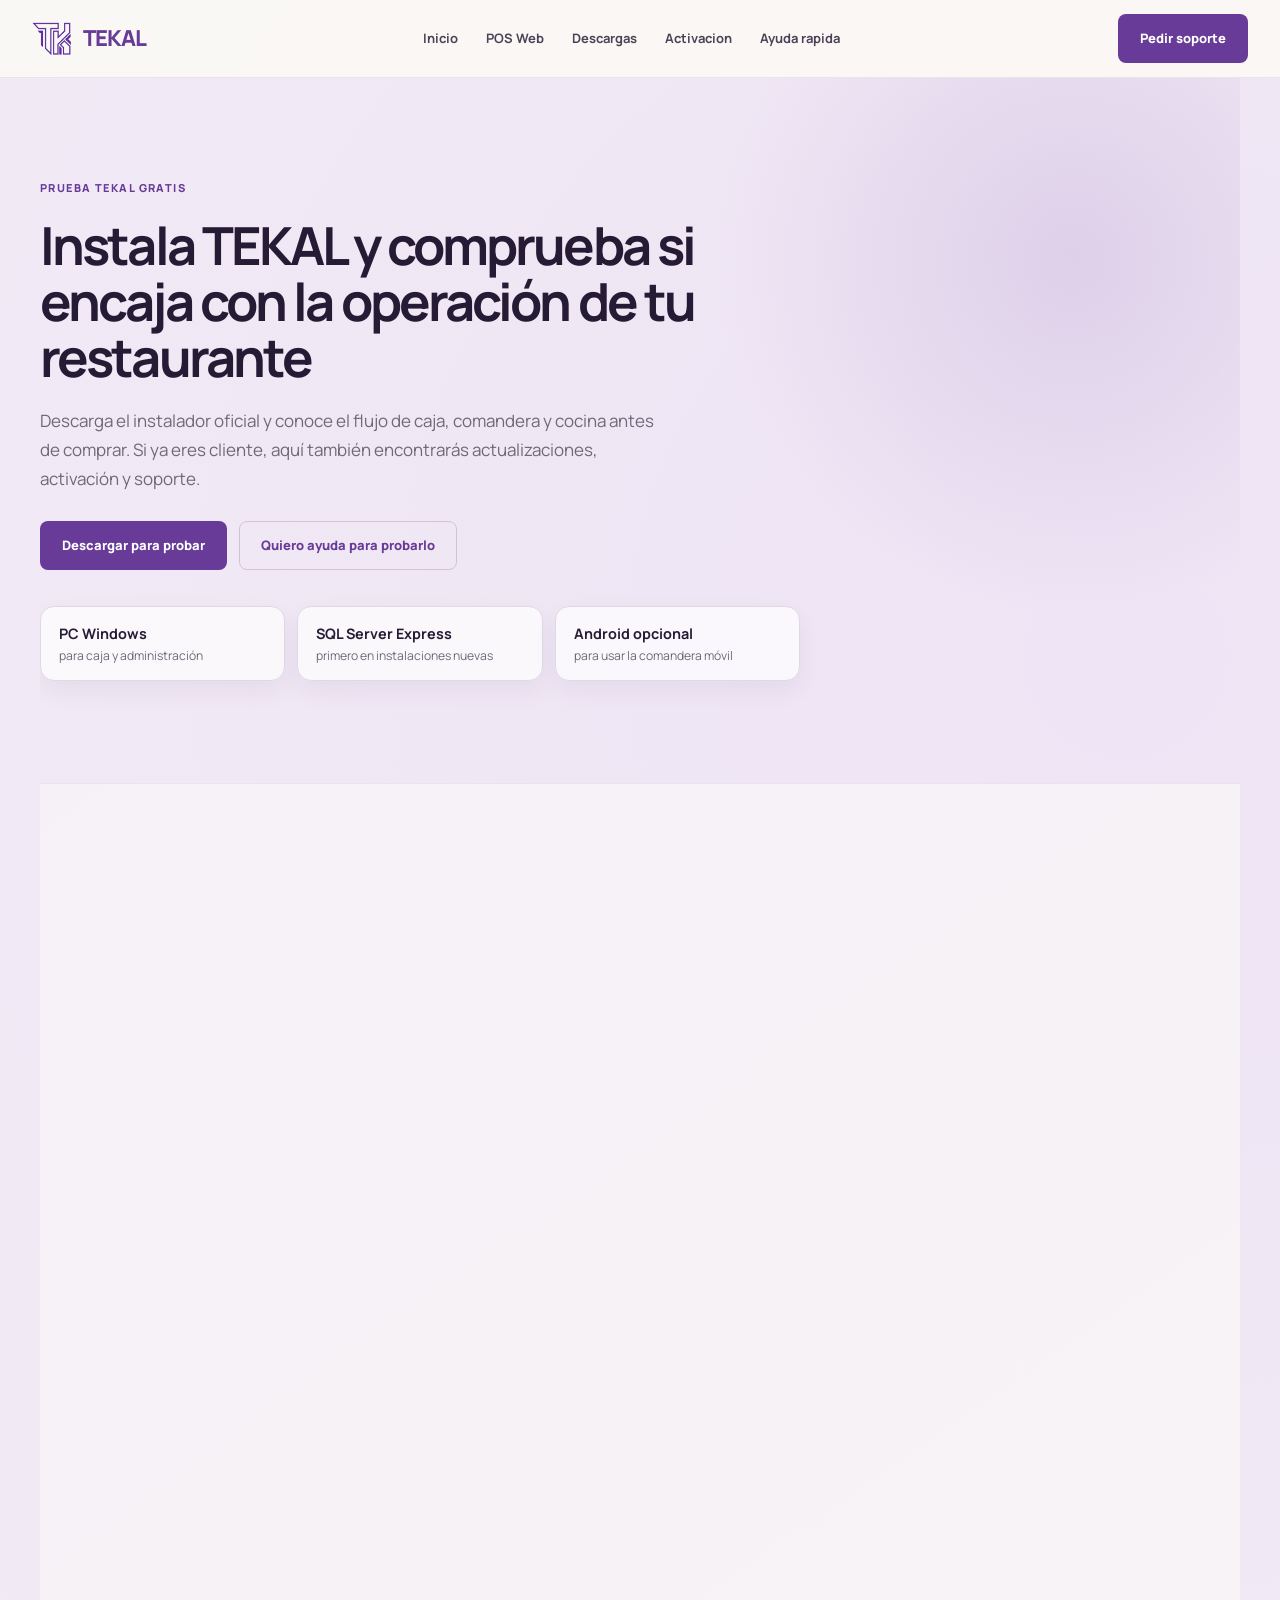
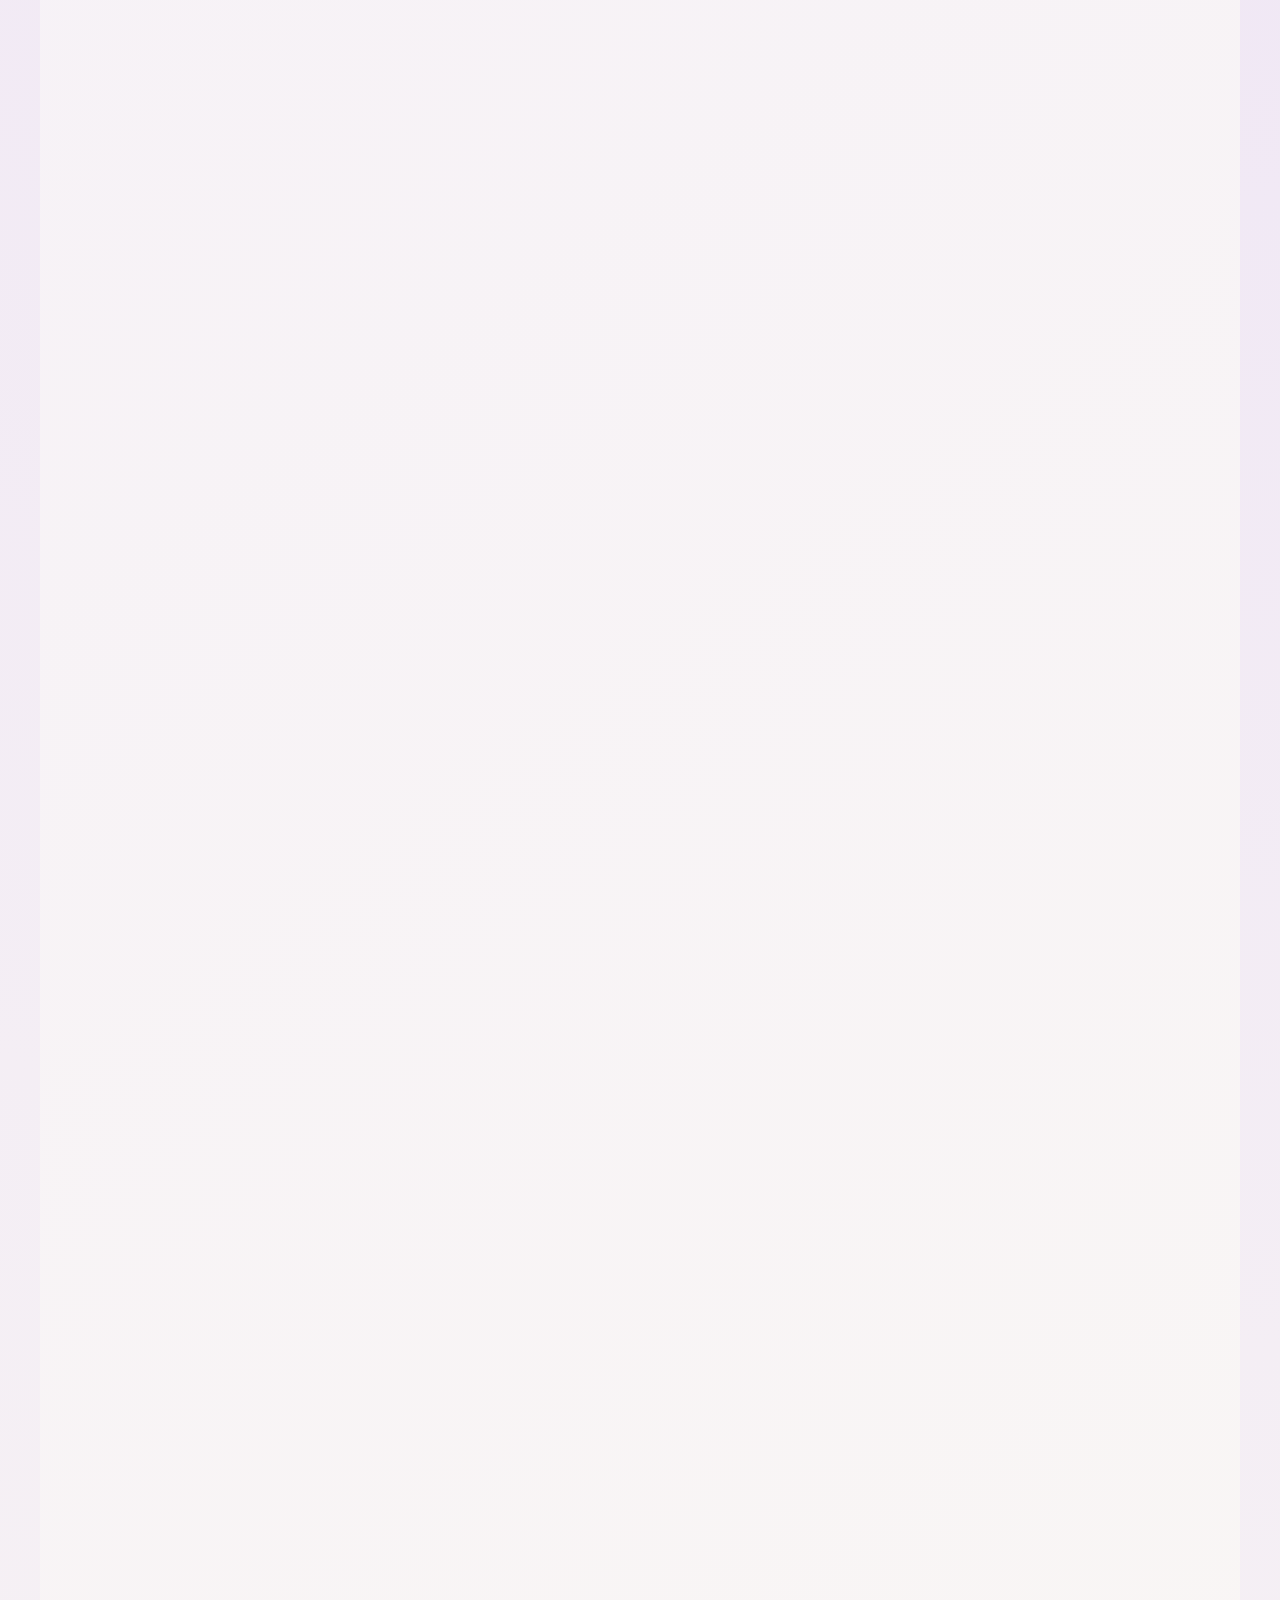
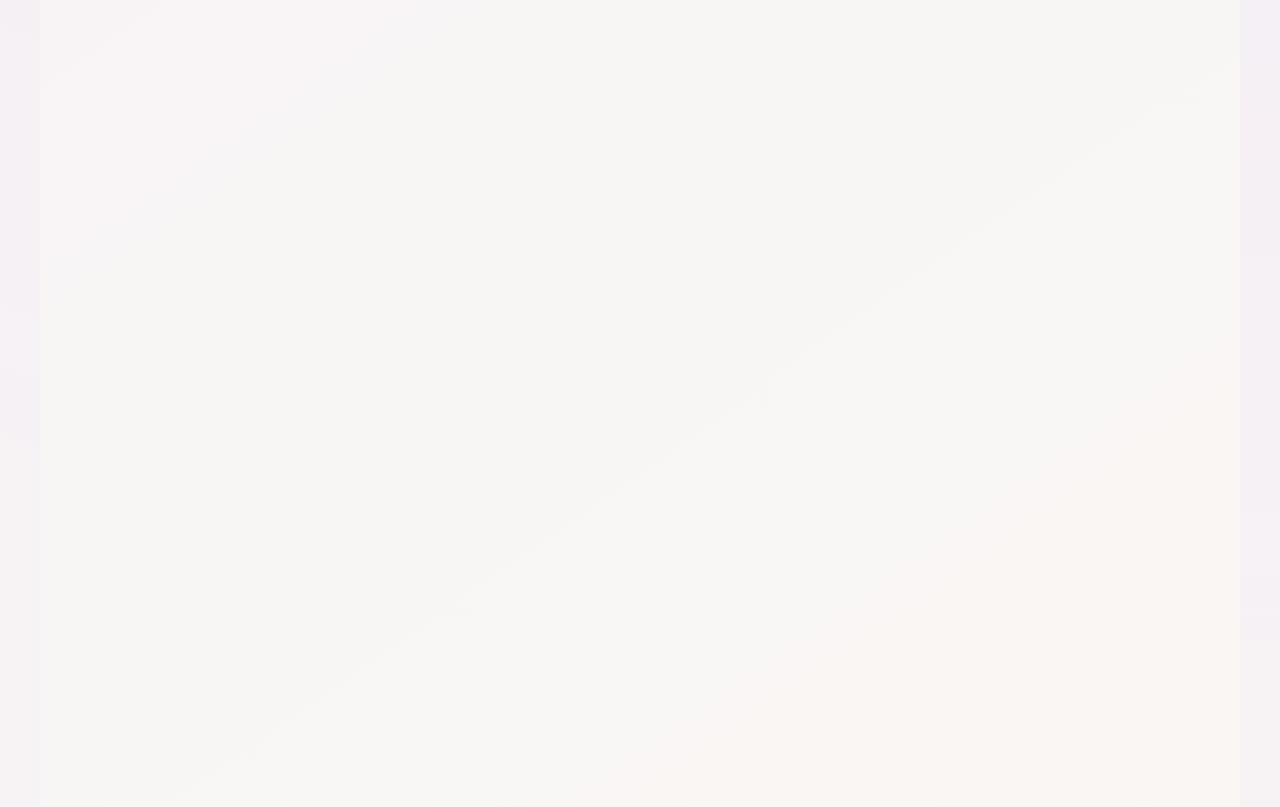
<file: descargas.html>
<!doctype html>
<html lang="es">
  <head>
    <meta charset="utf-8">
    <meta name="viewport" content="width=device-width, initial-scale=1">
    <meta
      name="description"
      content="Prueba TEKAL gratis o descarga los recursos de soporte: instalador oficial, APK Android, release actual y activacion."
    >
    <meta name="tekal-license-api" content="https://licencias.tekalpos.com">
    <title>TEKAL | Soporte y descargas</title>
    <link rel="preconnect" href="https://fonts.googleapis.com">
    <link rel="preconnect" href="https://fonts.gstatic.com" crossorigin>
    <link href="https://fonts.googleapis.com/css2?family=Manrope:wght@400;500;600;700;800&display=swap" rel="stylesheet">
    <link rel="stylesheet" href="styles.css?v=20260917">
  </head>
  <body class="downloads-page">
    <header class="site-header">
      <a class="brand" href="index.html" aria-label="TEKAL inicio">
        <img class="brand-logo" src="LOGO.png" alt="" width="40" height="40">
        <span>TEKAL</span>
      </a>

      <nav class="nav" aria-label="Principal">
        <a href="index.html">Inicio</a>
        <a href="#pos-web">POS Web</a>
        <a href="#descargas">Descargas</a>
        <a href="#activacion">Activacion</a>
        <a href="#ayuda">Ayuda rapida</a>
      </nav>

      <a class="header-cta" href="https://wa.me/524641163543?text=Hola,%20necesito%20soporte%20de%20TEKAL">
        Pedir soporte
      </a>
    </header>

    <main>
      <section id="probar" class="hero support-hero">
        <div class="hero-copy">
          <p class="eyebrow">Prueba TEKAL gratis</p>
          <h1>Instala TEKAL y comprueba si encaja con la operación de tu restaurante</h1>
          <p class="lead">
            Descarga el instalador oficial y conoce el flujo de caja, comandera y cocina antes de comprar.
            Si ya eres cliente, aquí también encontrarás actualizaciones, activación y soporte.
          </p>
          <div class="hero-actions">
            <a class="button primary" href="#descargas">Descargar para probar</a>
            <a class="button secondary" href="https://wa.me/524641163543?text=Hola,%20quiero%20probar%20TEKAL%20en%20mi%20restaurante">
              Quiero ayuda para probarlo
            </a>
          </div>
          <ul class="setup-checklist" aria-label="Lo que necesitas para instalar TEKAL">
            <li><strong>PC Windows</strong><span>para caja y administración</span></li>
            <li><strong>SQL Server Express</strong><span>primero en instalaciones nuevas</span></li>
            <li><strong>Android opcional</strong><span>para usar la comandera móvil</span></li>
          </ul>
        </div>
      </section>

      <section id="pos-web" class="web-product-section section">
        <div class="section-heading centered">
          <p class="eyebrow">Producto independiente · POS Web</p>
          <h2>Usa TEKAL desde el navegador, sin instalar el POS Windows</h2>
          <p>El POS Web es una modalidad distinta: inicia sesión con una cuenta, trabaja conectado al servidor y accede desde una computadora o tableta. El entorno actual ofrece una prueba de 7 días.</p>
        </div>
        <div class="web-product-layout">
          <div class="web-product-details">
            <article><span>01</span><div><strong>Inicia sesión en la web</strong><p>Crea tu cuenta o entra al entorno de pruebas de staging. Esta modalidad necesita conexión al servidor.</p></div></article>
            <article><span>02</span><div><strong>Opera desde el navegador</strong><p>Gestiona mesas y pedidos, revisa reportes y muestra las comandas en las áreas de preparación.</p></div></article>
            <article><span>03</span><div><strong>No reemplaza las descargas actuales</strong><p>El instalador Windows, el APK y sus actualizaciones siguen en las tarjetas de abajo. El nodo local para POS Web tendrá su propio instalador cuando esté publicado.</p></div></article>
            <a class="button primary" href="https://staging.tekalpos.com/login?returnTo=%2F" target="_blank" rel="noopener">Crear cuenta y probar 7 días <span aria-hidden="true">↗</span></a>
            <small class="web-product-note">Staging es el entorno de pruebas disponible actualmente; el periodo y las condiciones pueden cambiar antes del lanzamiento comercial.</small>
          </div>
        </div>
      </section>

      <section id="descargas" class="section">
        <div class="section-heading centered">
          <p class="eyebrow">Descargas oficiales</p>
          <h2>Todo lo necesario para instalar o reinstalar tu ecosistema TEKAL</h2>
          <p>Para instalar TEKAL en computadora, primero instala SQL Server Express. Es un requisito esencial.</p>
        </div>

        <div class="download-grid">
          <article class="support-card">
            <p class="support-kicker">Paso 1 · Base de datos</p>
            <h3>SQL Server Express 2017</h3>
            <p>Requisito esencial para TEKAL en computadora. Descargalo e instalalo primero en instalaciones nuevas.</p>
            <a class="button primary" href="https://go.microsoft.com/fwlink/?LinkID=853017" target="_blank" rel="noopener">
              Descargar SQL Express primero
            </a>
          </article>

          <article class="support-card">
            <p class="support-kicker">Paso 2 · Windows</p>
            <h3>Instalador oficial</h3>
            <p>Cuando SQL Server Express este instalado, descarga TEKAL para instalarlo o reinstalarlo en tu PC.</p>
            <a class="button primary" href="https://licencias.tekalpos.com/downloads/TEKALRestaurant_Setup_2.5.26.exe" data-download-link>
              Descargar instalador TEKAL
            </a>
          </article>

          <article class="support-card">
            <p class="support-kicker">Android</p>
            <h3>APK de comandera movil</h3>
            <p>Instala la app Android para tomar pedidos desde celular o tablet y enviarlos directo a cocina.</p>
            <a class="button secondary" href="#" data-android-link>
              Descargar APK
            </a>
          </article>

          <article class="support-card">
            <p class="support-kicker">Manual</p>
            <h3>Manual de uso</h3>
            <p>Abre el manual TEKAL con configuracion, operacion diaria, licencias y procesos principales.</p>
            <a class="button secondary" href="Manual.pdf" target="_blank" rel="noopener">
              Abrir manual
            </a>
          </article>

          <article class="support-card">
            <p class="support-kicker">Release actual</p>
            <h3>Version publicada</h3>
            <p id="release-status">Consultando release publicada...</p>
            <div class="stack-actions">
              <a class="button secondary" href="https://licencias.tekalpos.com/downloads/TEKALRestaurant_Setup_2.5.26.exe" data-release-download-link>
                Descargar version actual
              </a>
            </div>
          </article>
        </div>
      </section>

      <section id="activacion" class="section section-soft">
        <div class="section-heading centered">
          <p class="eyebrow">Activacion y renovacion</p>
          <h2>Ruta rapida para clientes que ya operan con TEKAL</h2>
        </div>

        <div class="route-grid">
          <article class="route-card">
            <strong>Activacion inicial</strong>
            <p>Si es tu primera instalacion, te apoyamos con la activacion correcta segun tu licencia.</p>
          </article>
          <article class="route-card">
            <strong>Renovacion de updates</strong>
            <p>Si tu periodo de actualizaciones vencio, te guiamos para renovarlo y descargar la version vigente.</p>
          </article>
          <article class="route-card">
            <strong>Reinstalacion o cambio de equipo</strong>
            <p>Te orientamos para reinstalar, mover licencia o validar el mejor camino segun tu caso.</p>
          </article>
        </div>

        <div class="contact-inline">
          <a class="button primary" href="https://wa.me/524641163543?text=Hola,%20necesito%20activar%20mi%20licencia%20TEKAL">
            Solicitar activacion
          </a>
          <a class="button secondary" href="https://wa.me/524641163543?text=Hola,%20quiero%20renovar%20actualizaciones%20de%20TEKAL">
            Renovar actualizaciones
          </a>
        </div>
      </section>

      <section id="ayuda" class="section">
        <div class="section-heading centered">
          <p class="eyebrow">Ayuda rapida</p>
          <h2>Preguntas frecuentes para soporte</h2>
        </div>

        <div class="faq-list">
          <details>
            <summary>Que debo descargar primero?<span>+</span></summary>
            <p>En PC, primero instala SQL Server Express y despues el instalador oficial de TEKAL. En celulares o tablets Android usa el APK de comandera movil.</p>
          </details>
          <details>
            <summary>Que hago si cambie de computadora?<span>+</span></summary>
            <p>Escribenos para revisar tu licencia y orientarte con reinstalacion, migracion o reactivacion.</p>
          </details>
          <details>
            <summary>Puedo descargar sin hablar con soporte?<span>+</span></summary>
            <p>Si, pero si tu caso implica renovacion o cambio de equipo es mejor validarlo primero para evitar bloqueos.</p>
          </details>
        </div>
      </section>
    </main>

    <footer class="footer">
      <span>&copy; <span id="year">2026</span> TEKAL. Todos los derechos reservados.</span>
      <nav aria-label="Footer">
        <a href="index.html">Inicio</a>
        <a href="#descargas">Descargas</a>
        <a href="#activacion">Activacion</a>
        <a href="https://wa.me/524641163543?text=Hola,%20necesito%20soporte%20de%20TEKAL">WhatsApp</a>
      </nav>
    </footer>

    <script src="script.js"></script>
  </body>
</html>
</file>
<file: landing.css>
:root {
  --paper:#faf8f4; --ink:#261b35; --muted:#706877; --purple:#673b97;
  --line:#dfd9e4; --lilac:#eee7f5; --green:#527a68;
  font-family:Manrope,"Segoe UI",sans-serif; color:var(--ink); background:var(--paper);
  font-synthesis:none; line-height:1.6;
}
* { box-sizing:border-box; }
body { margin:0; background:radial-gradient(circle at 88% 4%,#eee4f5 0,transparent 29%),radial-gradient(circle at 7% 48%,#f3e9df 0,transparent 25%),#faf8f4; }
[hidden] { display:none!important; }
img { display:block; max-width:100%; height:auto; }
figure,p,h1,h2,h3,dl,dd { margin:0; }
a { color:inherit; text-decoration:none; }
button { font:inherit; }
button,a,summary { -webkit-tap-highlight-color:transparent; }
:focus-visible { outline:3px solid #9774b7; outline-offset:5px; }
section[id],div[id],main[id] { scroll-margin-top:100px; }
.wrap { width:min(1200px,calc(100% - 80px)); margin-inline:auto; }
.section { padding-block:48px; }
.eyebrow { display:flex; align-items:center; gap:9px; margin-bottom:20px; font-size:11px; font-weight:800; letter-spacing:.13em; text-transform:uppercase; color:var(--purple); }
h1,h2,h3 { font-weight:800; }
h1 { font-size:clamp(38px,4.1vw,60px); line-height:1.07; letter-spacing:-.055em; }
h1 em { font-style:normal; color:var(--purple); }
h2 { font-size:clamp(28px,3vw,43px); line-height:1.14; letter-spacing:-.045em; }
h3 { font-size:24px; line-height:1.2; letter-spacing:-.035em; }
.lead { font-size:17px; line-height:1.7; color:var(--muted); }
.button { display:inline-flex; align-items:center; justify-content:center; gap:24px; min-height:49px; padding:12px 21px; border:1px solid transparent; border-radius:8px; font-size:13px; font-weight:800; transition:transform .18s ease; }
.button span { font-size:19px; line-height:1; }
.primary { background:var(--purple); color:white; }
.secondary { border-color:#cfc3dc; background:transparent; color:var(--purple); }
.light { background:var(--paper); color:var(--purple); }
.button:hover { transform:translateY(-2px); }
.small { min-height:42px; padding:9px 16px; }
.text-link { display:inline-flex; align-items:center; gap:16px; font-size:13px; font-weight:800; color:var(--purple); }
.text-link:hover { text-decoration:underline; text-underline-offset:5px; }
.site-header { position:sticky; top:0; z-index:20; background:#faf8f4; border-bottom:1px solid #e9e3ec; }
.header-inner { width:min(1360px,calc(100% - 64px)); margin:auto; height:78px; display:flex; align-items:center; justify-content:space-between; gap:22px; }
.brand { display:inline-flex; align-items:center; gap:11px; color:var(--purple); font-weight:800; font-size:22px; letter-spacing:-.05em; }
.brand img { width:40px; height:35px; object-fit:contain; }
nav { display:flex; gap:28px; font-size:13px; font-weight:700; }
nav a:hover { color:var(--purple); }
.hero { position:relative; display:grid; grid-template-columns:.9fr 1.1fr; gap:50px; align-items:center; padding-block:48px 52px; overflow:hidden; background:radial-gradient(circle at 92% 30%,#eee5f4 0,transparent 29%),radial-gradient(circle at 4% 85%,#f1e8df 0,transparent 24%); }
.hero::before { content:""; position:absolute; width:470px; height:470px; right:-170px; top:-210px; border:1px solid #d9cce4; border-radius:50%; opacity:.6; pointer-events:none; }
.hero>* { position:relative; z-index:1; }
.hero-copy .lead { margin-top:22px; max-width:450px; }
.hero-actions { display:flex; align-items:center; flex-wrap:wrap; gap:22px; margin:27px 0 19px; }
.hero-price { color:var(--muted); font-size:12px; }
.hero-price strong { color:var(--ink); }
.hero-price span { padding-inline:6px; }
.status-dot { width:7px; height:7px; border-radius:50%; background:var(--green); }
.hero-product { position:relative; padding:24px 20px 0; background:#e9dfef; border-radius:20px 20px 5px 5px; box-shadow:16px 18px 0 #f0e9df; }
.hero-product::before { content:""; position:absolute; inset:12px; border:1px solid #ffffff80; border-radius:12px; pointer-events:none; }
.product-caption,.product-base { position:relative; display:flex; justify-content:space-between; gap:10px; font-size:10px; font-weight:700; color:#68577a; }
.product-caption { margin-bottom:18px; letter-spacing:.06em; }
.hero-screen { position:relative; overflow:hidden; border:6px solid #302637; border-radius:10px; box-shadow:0 14px 22px #3621441f; }
.product-base { padding:19px 0; }
.product-base a { color:var(--purple); }
.assurance { border-block:1px solid var(--line); }
.assurance-inner { display:flex; justify-content:space-between; padding-block:18px; gap:20px; color:#74677e; font-size:12px; }
.assurance-inner span::before { content:"✓"; margin-right:10px; color:var(--purple); }
.product-section { background:radial-gradient(circle at 82% 18%,#f0e8f4 0,transparent 27%),transparent; }
.section-heading { display:flex; justify-content:space-between; align-items:flex-end; gap:40px; margin-bottom:40px; }
.section-heading>p { max-width:330px; font-size:15px; color:var(--muted); }
.product-explorer { display:grid; grid-template-columns:285px minmax(0,1fr); gap:32px; align-items:start; }
.explorer-menu { padding-top:24px; }
[role=tablist] { display:grid; }
[role=tab] { display:flex; align-items:center; gap:17px; text-align:left; padding:24px 10px; border:0; border-bottom:1px solid var(--line); background:transparent; color:var(--muted); cursor:pointer; }
[role=tab] strong,[role=tab] small { display:block; }
[role=tab] strong { font-size:18px; color:var(--ink); }
[role=tab] small { margin-top:5px; font-size:12px; }
.tab-number { align-self:flex-start; padding-top:4px; font-size:10px; }
.tab-arrow { margin-left:auto; font-size:22px; opacity:0; }
[role=tab][aria-selected=true] { color:var(--purple); border-bottom-color:var(--purple); }
[role=tab][aria-selected=true] strong { color:var(--purple); }
[role=tab][aria-selected=true] .tab-arrow { opacity:1; }
.explorer-note { margin:24px 10px; font-size:12px; color:var(--muted); max-width:210px; }
.explorer-panels { background:#eee7f1; border:1px solid #ded2e6; border-radius:16px; overflow:hidden; }
.demo-panel { min-height:460px; padding:28px; animation:panel-enter .3s ease both; }
.phone-panel { display:grid; grid-template-columns:1fr 205px; align-items:center; gap:32px; background:linear-gradient(140deg,#f2ebf5,#e3d7e9); }
.panel-copy p { margin-top:20px; max-width:240px; font-size:14px; color:var(--muted); }
.mini-label { display:block; font-size:10px; letter-spacing:.11em; font-weight:800; color:var(--purple); margin-bottom:13px; }
.phone { padding:7px; border:1px solid #776881; border-radius:26px; background:#302637; box-shadow:10px 15px 0 #d9cce1; }
.phone img { border-radius:19px; }
.platform-label { display:inline-block; margin-top:26px; border-top:1px solid #cdbdd7; padding-top:12px; font-size:11px; color:#746081; }
.screen-caption { margin-bottom:30px; }
.screen-caption p { color:var(--muted); font-size:14px; margin-top:10px; }
.wide-screen { border:5px solid #302637; border-radius:10px; overflow:hidden; box-shadow:0 15px 25px #30263720; }
.restaurant-section { background:radial-gradient(circle at 12% 28%,#f1e8df 0,transparent 24%),transparent; border-block:1px solid #ebe4ed; }
.restaurant-layout { display:grid; grid-template-columns:1fr 1fr; gap:84px; align-items:center; }
.restaurant-copy .lead { margin-top:20px; }
.benefit-rows { margin-top:26px; }
.benefit-rows>div { padding:18px 0; border-bottom:1px solid var(--line); }
dt { font-size:15px; font-weight:800; }
dd { margin-top:5px; font-size:13px; color:var(--muted); }
.audience-line { margin-top:24px; font-size:12px; color:var(--purple); }
.restaurant-scene { position:relative; min-height:490px; padding:25px; border-radius:16px; background:#ebe4d9; color:#7b6957; }
.scene-header { display:flex; justify-content:space-between; gap:14px; font-size:10px; letter-spacing:.06em; font-weight:800; }
.scene-header small { font-size:9px; font-weight:500; }
.floor-plan { position:relative; margin-top:24px; padding:18px 65px 55px 18px; height:373px; border:2px solid #cfc1ae; background:repeating-linear-gradient(0deg,transparent,transparent 39px,#d9ccba55 40px); border-radius:3px 30px 3px 3px; }
.kitchen-zone { height:49px; border:1px solid #bdb09f; background:#d9cdbc; padding:7px 12px; font-size:10px; font-weight:800; letter-spacing:.1em; }
.kitchen-zone span { display:block; font-weight:500; font-size:9px; letter-spacing:0; }
.bar-zone { position:absolute; top:19px; right:16px; height:230px; width:32px; background:#c7b89f; border-radius:3px; writing-mode:vertical-rl; text-align:center; padding:12px 7px; letter-spacing:.2em; font-size:10px; }
.dining-tables { display:grid; grid-template-columns:1fr 1fr; gap:35px 28px; margin:34px 20px; }
.dining-table { position:relative; height:60px; background:#b8a489; border:4px solid #d8c9b7; border-radius:8px; display:grid; place-items:center; }
.dining-table::before,.dining-table::after { content:""; position:absolute; width:32px; height:10px; background:#bbaa94; border:2px solid #ebe4d9; border-radius:5px; left:calc(50% - 16px); }
.dining-table::before { top:-14px; }.dining-table::after { bottom:-14px; }
.dining-table.round { border-radius:50%; }
.dining-table span { font-size:9px; color:#fff; font-weight:800; }
.cash-zone { position:absolute; bottom:13px; left:19px; display:flex; gap:12px; align-items:center; font-size:9px; letter-spacing:.1em; }
.terminal { padding:6px 12px; background:#493453; color:#fff; border:3px solid #9f8aa7; border-radius:4px; font-weight:800; }
.order-slip { position:absolute; right:-18px; bottom:-12px; width:185px; padding:22px; background:#fffefa; color:var(--ink); box-shadow:0 12px 28px #705b4226; transform:rotate(4deg); border-bottom:3px dashed #dfd3c2; }
.order-slip strong { font-size:21px; }.order-slip p { margin:12px 0; padding-block:12px; border-block:1px dashed #d8cedd; font-size:12px; }
.slip-status { color:var(--green); font-size:10px; font-weight:800; }
.map-shot { margin:18px 0 0; overflow:hidden; border:5px solid #302637; border-radius:8px; background:#fff; box-shadow:0 12px 22px #705b4226; }
.map-shot img { display:block; width:100%; height:auto; }
.order-slip { width:178px; padding:11px 11px 13px; border:0; border-bottom:3px dashed #dfd3c2; }
.order-slip .mini-label { display:block; margin:0 3px 8px; font-size:8px; }
.order-slip img { display:block; width:100%; height:auto; }
.pricing-section { background:radial-gradient(circle at 12% 8%,#eee4f4 0,transparent 30%),radial-gradient(circle at 92% 86%,#e5d8ed 0,transparent 31%),transparent; }
.price-grid { display:grid; grid-template-columns:repeat(3,minmax(0,1fr)); gap:18px; padding-top:12px; }
.price-card { position:relative; display:flex; flex-direction:column; padding:30px 26px 26px; border:1px solid #d9cedf; border-radius:12px; background:#fffefa; }
.price-card.featured { border:2px solid var(--purple); padding:29px 25px 25px; }
.recommendation { position:absolute; top:-14px; right:22px; background:var(--purple); color:#fff; padding:4px 12px; border-radius:5px; font-size:10px; font-weight:800; }
.plan-description { color:var(--muted); font-size:12px; margin-top:12px; min-height:39px; }
.price { font-size:40px; font-weight:800; letter-spacing:-.045em; margin-top:22px; line-height:1.2; }
.price small { font-size:12px; letter-spacing:0; }.payment-note { font-size:11px; color:var(--muted); margin-top:7px; }
.price-card ul { list-style:none; padding:21px 0 24px; margin:23px 0 0; border-top:1px solid var(--line); }
.price-card li { display:flex; gap:10px; align-items:baseline; font-size:12px; min-height:36px; padding-bottom:10px; }
.price-card li::before { content:"✓"; color:var(--purple); font-weight:800; flex:none; }
.price-card .button { margin-top:auto; }
.plan-terms { text-align:center; max-width:720px; margin:26px auto 0; color:var(--muted); font-size:11px; }
.help-section { background:radial-gradient(circle at 88% 24%,#f0e7f4 0,transparent 25%),transparent; }
.onboarding { display:grid; grid-template-columns:1fr 1fr; gap:95px; padding-bottom:46px; border-bottom:1px solid var(--line); }
.onboarding p:not(.eyebrow) { margin:18px 0 20px; max-width:440px; font-size:14px; color:var(--muted); }
.onboarding ol { margin:0; padding:0; list-style:none; counter-reset:steps; }
.onboarding li { position:relative; padding:0 0 27px 54px; counter-increment:steps; }
.onboarding li::before { content:counter(steps); position:absolute; left:0; top:0; width:30px; height:30px; border:1px solid #cdbed8; border-radius:50%; color:var(--purple); display:grid; place-items:center; font-size:11px; }
.onboarding li:not(:last-child)::after { content:""; position:absolute; left:15px; top:33px; height:calc(100% - 35px); border-left:1px dashed #cdbed8; }
.onboarding strong,.onboarding li span { display:block; }.onboarding li span { margin-top:6px; font-size:13px; color:var(--muted); }
.faq-layout { padding-top:42px; display:grid; grid-template-columns:.7fr 1.3fr; gap:70px; }
.faq-layout>div>p:not(.eyebrow) { margin-top:16px; font-size:13px; color:var(--muted); }
details { border-bottom:1px solid var(--line); }
summary { display:flex; justify-content:space-between; gap:16px; padding:20px 0; list-style:none; cursor:pointer; font-weight:700; font-size:13px; }
summary::-webkit-details-marker { display:none; }
summary::after { content:"+"; font-size:19px; color:var(--purple); }
details[open] summary::after { content:"−"; }
details p { padding-bottom:22px; color:var(--muted); font-size:13px; line-height:1.8; }
.closing { position:relative; overflow:hidden; background:#543475; color:#fff; }
.closing::after { content:""; position:absolute; width:220px; height:220px; border:1px solid #ffffff20; border-radius:50%; right:35%; top:25%; pointer-events:none; }
.closing-inner { position:relative; z-index:1; display:flex; align-items:center; justify-content:space-between; gap:40px; padding-block:48px; }
.closing .eyebrow { color:#e1ccec; }.closing h2 { font-size:clamp(27px,3vw,40px); }
.closing-inner>div>p:not(.eyebrow) { color:#dccbe7; font-size:11px; margin-top:12px; text-align:center; }
.footer { display:flex; align-items:center; gap:28px; padding-block:30px; }
.footer>span { font-size:11px; color:var(--muted); }.footer nav { margin-left:auto; font-size:11px; }
@keyframes panel-enter { from { opacity:.4; transform:translateY(8px); } to { opacity:1; transform:none; } }
@media (max-width:1000px) {
  .wrap { width:calc(100% - 48px); }.hero { gap:28px; }.hero-product { padding:18px 12px 0; }
  .hero-actions { gap:15px; }.product-explorer { grid-template-columns:240px minmax(0,1fr); gap:24px; }
  .phone-panel { grid-template-columns:1fr 170px; gap:16px; padding:24px; }.demo-panel { min-height:430px; }
  .restaurant-layout { gap:45px; }.onboarding { gap:48px; }.hero .eyebrow { font-size:9px; }
}
@media (max-width:760px) {
  .header-inner { width:calc(100% - 32px); height:67px; }.header-inner nav { display:none; }.brand { font-size:19px; }
  .wrap { width:calc(100% - 36px); }.section { padding-block:42px; }
  .hero { grid-template-columns:1fr; padding-block:36px 44px; gap:36px; }.hero-copy { max-width:520px; }
  h1 { font-size:44px; }.hero-copy .lead { font-size:15px; margin-top:17px; }.hero-actions { margin-top:22px; }
  .hero-product { box-shadow:8px 9px 0 #f0e9df; margin-right:8px; }
  .assurance-inner { flex-wrap:wrap; justify-content:center; gap:8px 20px; font-size:10px; padding-block:15px; }
  .section-heading { display:block; margin-bottom:26px; }.section-heading>p { margin-top:18px; }
  .product-explorer { grid-template-columns:1fr; gap:18px; }.explorer-menu { padding:0; }
  [role=tablist] { grid-template-columns:repeat(3,minmax(0,1fr)); }[role=tab] { padding:13px 4px; gap:6px; align-items:flex-start; }
  [role=tab] strong { font-size:12px; }[role=tab] small { font-size:10px; }.tab-number,.tab-arrow,.explorer-note { display:none; }
  .demo-panel { min-height:380px; padding:20px; }.phone-panel { grid-template-columns:1fr 145px; gap:16px; }
  .panel-copy h3 { font-size:23px; }.panel-copy p { font-size:12px; margin-top:14px; }.mini-label { font-size:9px; }
  .phone { padding:5px; border-radius:21px; box-shadow:6px 8px 0 #d9cce1; }.phone img { border-radius:16px; }
  .restaurant-layout { grid-template-columns:1fr; gap:34px; }.restaurant-scene { min-height:450px; margin-right:10px; padding:18px; }
  .order-slip { right:-10px; }.floor-plan { height:350px; }.restaurant-copy { max-width:520px; }
  .price-grid { grid-template-columns:1fr; gap:27px; }.plan-description { min-height:0; }.price-card li { min-height:32px; }
  .price-card { padding:25px; }.price-card.featured { padding:24px; }.price-card ul { padding-bottom:14px; }
  .onboarding,.faq-layout { grid-template-columns:1fr; gap:26px; }.onboarding { padding-bottom:34px; }.faq-layout { padding-top:34px; }
  .closing-inner { flex-direction:column; align-items:flex-start; gap:28px; padding-block:43px; }.closing-inner>div>p:not(.eyebrow) { text-align:left; }
  .footer { flex-wrap:wrap; gap:18px; }.footer nav { width:100%; margin:0; gap:20px; }
}
@media (max-width:380px) { h1 { font-size:38px; }.hero-actions { align-items:flex-start; flex-direction:column; }.phone-panel { grid-template-columns:1fr 125px; gap:12px; }.panel-copy h3 { font-size:20px; }.platform-label { margin-top:14px; } }
@media (prefers-reduced-motion:reduce) { *,*::before,*::after { animation:none!important; transition:none!important; } }

/* POS Web: producto distinto, con la misma identidad editorial de TEKAL. */
.web-pos-section { background:linear-gradient(145deg,#f6f1f7 0%,#faf8f4 58%,#f1e9f2 100%); border-block:1px solid #ebe4ed; }
.web-pos-intro { display:grid; grid-template-columns:minmax(0,1.2fr) minmax(280px,.8fr); gap:54px; align-items:center; padding:30px; border:1px solid #ded2e6; border-radius:16px; background:#fffefa; box-shadow:0 16px 36px #3621440c; }
.web-pos-copy h3 { max-width:650px; margin-top:18px; font-size:clamp(23px,3vw,34px); line-height:1.15; letter-spacing:-.04em; }
.web-pos-copy>p { max-width:670px; margin-top:15px; color:var(--muted); font-size:14px; line-height:1.75; }
.web-pos-badge { display:inline-flex; align-items:center; gap:9px; padding:8px 11px; border:1px solid #e3d7eb; border-radius:999px; background:#f7f1fa; color:#60417b; font-size:11px; font-weight:800; }
.web-pos-badge .status-dot { box-shadow:0 0 0 4px #6cba8c22; }
.web-pos-actions { display:flex; align-items:center; flex-wrap:wrap; gap:20px; margin-top:24px; }
.web-pos-note { display:block; margin-top:12px; color:#82768a; font-size:10px; line-height:1.5; }
.web-pos-facts { display:grid; gap:0; border-top:1px solid var(--line); }
.web-pos-facts>div { display:grid; grid-template-columns:34px 1fr; gap:3px 12px; padding:16px 0; border-bottom:1px solid var(--line); }
.web-pos-facts>div>span { grid-row:1 / span 2; color:var(--purple); font-size:10px; font-weight:800; }
.web-pos-facts strong { font-size:13px; }
.web-pos-facts p { color:var(--muted); font-size:11px; line-height:1.5; }
.web-pos-gallery { display:grid; grid-template-columns:repeat(3,minmax(0,1fr)); gap:17px; margin-top:24px; }
.web-pos-gallery figure { overflow:hidden; border:1px solid #ded2e6; border-radius:11px; background:#fffefa; box-shadow:0 10px 24px #3621440b; }
.web-pos-gallery img { display:block; width:100%; aspect-ratio:16 / 9; object-fit:cover; object-position:top center; background:#eee9f1; }
.web-pos-gallery figcaption { display:grid; gap:5px; padding:13px 15px 15px; }
.web-pos-gallery figcaption strong { font-size:13px; }
.web-pos-gallery figcaption span { color:var(--muted); font-size:11px; line-height:1.5; }
@media (max-width:850px) { .web-pos-intro { grid-template-columns:1fr; gap:24px; padding:23px; }.web-pos-gallery { gap:12px; } }
@media (max-width:620px) { .web-pos-gallery { grid-template-columns:1fr; }.web-pos-gallery figure { display:grid; grid-template-columns:1fr; }.web-pos-gallery img { aspect-ratio:16 / 9; }.web-pos-actions { align-items:flex-start; flex-direction:column; gap:14px; }.web-pos-intro { padding:18px; } }
</file>
<file: admin.css>
:root {
  color-scheme: light;
  --bg: #f3ecff;
  --bg-strong: #ede3ff;
  --surface: rgba(255, 255, 255, 0.78);
  --surface-strong: #26163d;
  --text: #1d1730;
  --muted: #6f6487;
  --line: #ddd3ef;
  --accent: #5c2d91;
  --accent-strong: #45206f;
  --accent-soft: #efe5ff;
  --accent-glow: rgba(92, 45, 145, 0.2);
  --warning: #a16207;
  --danger: #b42318;
  --danger-soft: #fee4e2;
  --success-soft: #efe5ff;
  --shadow: 0 26px 70px rgba(53, 22, 91, 0.14);
  --shadow-soft: 0 14px 38px rgba(53, 22, 91, 0.08);
}

* {
  box-sizing: border-box;
}

html {
  scroll-behavior: smooth;
}

body {
  margin: 0;
  background:
    radial-gradient(circle at top left, rgba(92, 45, 145, 0.22), transparent 24%),
    radial-gradient(circle at 85% 15%, rgba(196, 181, 253, 0.35), transparent 18%),
    radial-gradient(circle at bottom right, rgba(167, 139, 250, 0.22), transparent 22%),
    linear-gradient(180deg, #fbf8ff 0%, var(--bg) 100%);
  color: var(--text);
  font-family: "IBM Plex Sans", system-ui, sans-serif;
}

body.auth-locked {
  overflow: hidden;
}

body.auth-locked .shell {
  display: none !important;
}

body:not(.auth-locked) .login-gate {
  display: none;
}

.shell[hidden] {
  display: none !important;
}

button,
input,
select,
textarea {
  font: inherit;
}

.shell {
  display: grid;
  grid-template-columns: 290px 1fr;
  min-height: 100vh;
  gap: 22px;
  padding: 22px;
}

.update-days-control {
  display: grid;
  grid-template-columns: minmax(130px, 1fr) auto;
  align-items: end;
  gap: 10px;
}

.update-days-control .button {
  min-height: 42px;
  white-space: nowrap;
}

@media (max-width: 520px) {
  .update-days-control {
    grid-template-columns: 1fr;
  }
}

.login-gate {
  position: fixed;
  inset: 0;
  z-index: 999;
  display: grid;
  place-items: center;
  padding: 32px 20px;
  background:
    linear-gradient(135deg, rgba(69, 32, 111, 0.94), rgba(92, 45, 145, 0.88)),
    radial-gradient(circle at top, rgba(255, 255, 255, 0.12), transparent 40%);
}

.login-card {
  display: grid;
  gap: 24px;
  width: min(100%, 480px);
  border: 1px solid rgba(255, 255, 255, 0.18);
  border-radius: 32px;
  padding: 34px;
  background: rgba(255, 255, 255, 0.12);
  box-shadow: var(--shadow);
  backdrop-filter: blur(22px);
  color: #f7f2ff;
}

.login-brand {
  display: flex;
  align-items: center;
  gap: 16px;
}

.login-brand img {
  border-radius: 18px;
  background: rgba(255, 255, 255, 0.96);
  padding: 8px;
}

.login-form {
  display: grid;
  gap: 14px;
}

.login-form label {
  font-weight: 600;
  color: #f7f2ff;
}

.login-form input {
  border-color: rgba(255, 255, 255, 0.22);
  background: rgba(255, 255, 255, 0.98);
}

.login-form .button {
  min-height: 50px;
}

.login-gate .eyebrow {
  color: #d9c4ff;
}

.login-gate .muted {
  color: rgba(247, 242, 255, 0.74);
}

.sidebar {
  position: sticky;
  top: 22px;
  display: flex;
  height: calc(100vh - 44px);
  flex-direction: column;
  gap: 24px;
  padding: 26px 22px;
  border: 1px solid rgba(255, 255, 255, 0.08);
  border-radius: 30px;
  background:
    radial-gradient(circle at top, rgba(255, 255, 255, 0.08), transparent 26%),
    linear-gradient(180deg, #2a1743 0%, #170f28 100%);
  color: #f8fafc;
  box-shadow: 0 26px 60px rgba(24, 10, 42, 0.36);
  overflow: hidden;
}

.sidebar::before {
  content: "";
  position: absolute;
  inset: 0;
  background:
    radial-gradient(circle at top left, rgba(217, 196, 255, 0.18), transparent 20%),
    linear-gradient(180deg, transparent, rgba(255, 255, 255, 0.02));
  pointer-events: none;
}

.brand {
  position: relative;
  display: flex;
  align-items: center;
  gap: 12px;
  padding-bottom: 18px;
  border-bottom: 1px solid rgba(255, 255, 255, 0.09);
}

.brand img {
  border-radius: 14px;
  background: #fff;
  padding: 6px;
}

.brand strong,
.brand span {
  display: block;
}

.brand strong {
  font-size: 1.08rem;
  letter-spacing: 0.01em;
}

.brand span {
  color: rgba(248, 250, 252, 0.68);
  font-size: 0.92rem;
}

.sidebar-nav {
  display: grid;
  gap: 12px;
}

.sidebar-nav a {
  position: relative;
  border: 1px solid rgba(255, 255, 255, 0.08);
  border-radius: 16px;
  padding: 13px 16px;
  color: #ede9fe;
  text-decoration: none;
  transition: transform 160ms ease, background 160ms ease, border-color 160ms ease, box-shadow 160ms ease;
}

.sidebar-nav a::before {
  content: "";
  position: absolute;
  left: 12px;
  top: 50%;
  width: 6px;
  height: 6px;
  border-radius: 999px;
  background: rgba(217, 196, 255, 0.7);
  transform: translateY(-50%);
}

.sidebar-nav a:hover,
.sidebar-nav a.active {
  border-color: rgba(217, 196, 255, 0.22);
  background: linear-gradient(180deg, rgba(255, 255, 255, 0.11), rgba(255, 255, 255, 0.05));
  box-shadow: inset 0 1px 0 rgba(255, 255, 255, 0.08);
  transform: translateX(2px);
}

.sidebar-nav a.active::after {
  content: "";
  position: absolute;
  inset: 0;
  border-radius: inherit;
  box-shadow: 0 0 0 1px rgba(217, 196, 255, 0.12), 0 10px 24px rgba(92, 45, 145, 0.18);
  pointer-events: none;
}

.auth-box {
  margin-top: auto;
  display: grid;
  gap: 10px;
  border: 1px solid rgba(255, 255, 255, 0.08);
  border-radius: 22px;
  padding: 18px;
  background: linear-gradient(180deg, rgba(255, 255, 255, 0.09), rgba(255, 255, 255, 0.04));
}

.content {
  padding: 10px 6px 28px 0;
}

.content > * {
  max-width: 1420px;
}

.page-header,
.panel-heading,
.panel-title-row,
.toolbar,
.auth-actions {
  display: flex;
  align-items: center;
  justify-content: space-between;
  gap: 12px;
}

.page-header {
  margin-bottom: 32px;
  padding: 28px 30px;
  border: 1px solid rgba(92, 45, 145, 0.08);
  border-radius: 32px;
  background:
    radial-gradient(circle at top right, rgba(92, 45, 145, 0.12), transparent 28%),
    linear-gradient(180deg, rgba(255, 255, 255, 0.82), rgba(255, 255, 255, 0.62));
  box-shadow: var(--shadow-soft);
  backdrop-filter: blur(18px);
}

.eyebrow {
  margin: 0 0 8px;
  color: var(--accent);
  font-size: 0.78rem;
  font-weight: 700;
  letter-spacing: 0.08em;
  text-transform: uppercase;
}

h1,
h2,
h3,
h4,
p {
  margin: 0;
}

h1 {
  font-size: clamp(2.4rem, 4.6vw, 4rem);
  line-height: 0.98;
  letter-spacing: -0.04em;
}

h2 {
  font-size: 1.45rem;
  letter-spacing: -0.02em;
}

h3 {
  font-size: 1.18rem;
  letter-spacing: -0.02em;
}

.panel-stack {
  display: grid;
  gap: 18px;
  margin-bottom: 26px;
}

.panel {
  border: 1px solid rgba(92, 45, 145, 0.08);
  border-radius: 26px;
  padding: 22px;
  background: var(--surface);
  box-shadow: var(--shadow);
  backdrop-filter: blur(20px);
}

.summary-grid,
.dual-grid,
.license-layout {
  display: grid;
  gap: 18px;
}

.summary-grid {
  grid-template-columns: repeat(4, minmax(0, 1fr));
}

.dual-grid {
  grid-template-columns: repeat(2, minmax(0, 1fr));
}

.license-layout {
  grid-template-columns: minmax(0, 1.45fr) minmax(360px, 0.8fr);
}

.summary-card {
  position: relative;
  display: grid;
  gap: 10px;
  border: 1px solid var(--line);
  border-radius: 24px;
  padding: 22px 20px;
  background:
    radial-gradient(circle at top right, rgba(92, 45, 145, 0.08), transparent 30%),
    linear-gradient(180deg, rgba(255, 255, 255, 0.96) 0%, rgba(251, 247, 255, 0.92) 100%);
  overflow: hidden;
}

.summary-card::after {
  content: "";
  position: absolute;
  inset: auto auto 0 0;
  width: 100%;
  height: 4px;
  background: linear-gradient(90deg, var(--accent), rgba(92, 45, 145, 0.16));
}

.summary-card strong {
  font-size: 2.15rem;
  line-height: 0.96;
  letter-spacing: -0.04em;
}

.summary-card span {
  color: var(--muted);
  font-size: 0.92rem;
}

.summary-card small {
  color: var(--accent);
  font-weight: 600;
}

.list-stack,
.mini-list {
  display: grid;
  gap: 10px;
}

.alert-item,
.version-item,
.mini-item {
  display: grid;
  gap: 6px;
  border: 1px solid var(--line);
  border-radius: 18px;
  padding: 16px;
  background: linear-gradient(180deg, rgba(255, 255, 255, 0.88), rgba(247, 241, 255, 0.82));
}

.alert-item.high {
  border-color: #f5c2c0;
  background: #fff6f5;
}

.alert-item.medium {
  border-color: #f7d7a8;
  background: #fffaf1;
}

.pill {
  display: inline-flex;
  align-items: center;
  justify-content: center;
  min-height: 28px;
  border-radius: 999px;
  padding: 4px 12px;
  background: linear-gradient(180deg, #f4ecff, #eadfff);
  color: var(--accent-strong);
  font-size: 0.82rem;
  font-weight: 700;
}

.pill.neutral {
  background: #eef2f6;
  color: #475467;
}

.muted,
.empty-state {
  color: var(--muted);
}

.toolbar {
  flex-wrap: wrap;
  padding: 14px;
  border: 1px solid rgba(92, 45, 145, 0.08);
  border-radius: 22px;
  background: rgba(255, 255, 255, 0.68);
  box-shadow: var(--shadow-soft);
  backdrop-filter: blur(16px);
}

input,
select,
textarea {
  width: 100%;
  border: 1px solid var(--line);
  border-radius: 16px;
  padding: 12px 14px;
  background: rgba(255, 255, 255, 0.96);
  color: var(--text);
  box-shadow: inset 0 1px 2px rgba(23, 15, 40, 0.03);
}

input:focus,
select:focus,
textarea:focus {
  outline: 2px solid rgba(92, 45, 145, 0.18);
  border-color: rgba(92, 45, 145, 0.45);
}

textarea {
  resize: vertical;
}

.button {
  display: inline-flex;
  align-items: center;
  justify-content: center;
  min-height: 42px;
  border: 1px solid transparent;
  border-radius: 16px;
  padding: 10px 18px;
  cursor: pointer;
  transition: transform 160ms ease, box-shadow 160ms ease, background 160ms ease, border-color 160ms ease;
}

.button.primary {
  background: linear-gradient(180deg, #6c37a8, var(--accent));
  color: #fff;
  box-shadow: 0 14px 28px rgba(92, 45, 145, 0.22);
}

.button.primary:hover {
  background: linear-gradient(180deg, #7440b0, var(--accent-strong));
  transform: translateY(-1px);
}

.button.ghost {
  border-color: var(--line);
  background: rgba(255, 255, 255, 0.9);
  color: var(--text);
}

.button.ghost:hover {
  border-color: rgba(92, 45, 145, 0.22);
  background: #fff;
  transform: translateY(-1px);
}

.button.compact {
  min-height: 34px;
  padding: 7px 12px;
  border-radius: 12px;
  font-size: 0.8rem;
}

.button.danger {
  border-color: rgba(180, 35, 24, 0.16);
  color: var(--danger);
}

.button.danger:hover {
  border-color: rgba(180, 35, 24, 0.28);
  background: #fff5f4;
}

.table-wrap {
  overflow: auto;
  border: 1px solid rgba(92, 45, 145, 0.06);
  border-radius: 22px;
  background: rgba(255, 255, 255, 0.78);
}

table {
  width: 100%;
  border-collapse: collapse;
}

th,
td {
  padding: 15px 14px;
  border-bottom: 1px solid var(--line);
  text-align: left;
  vertical-align: top;
}

th {
  color: var(--muted);
  font-size: 0.84rem;
  font-weight: 700;
  text-transform: uppercase;
  background: rgba(92, 45, 145, 0.03);
  backdrop-filter: blur(10px);
}

tbody tr {
  cursor: pointer;
}

tbody tr:hover {
  background: rgba(92, 45, 145, 0.035);
}

tbody tr.selected {
  background: #f2eaff;
}

.empty-cell {
  color: var(--muted);
  text-align: center;
}

.detail-panel {
  position: sticky;
  top: 24px;
  align-self: start;
  background:
    radial-gradient(circle at top right, rgba(92, 45, 145, 0.1), transparent 26%),
    linear-gradient(180deg, rgba(255, 255, 255, 0.9), rgba(248, 243, 255, 0.88));
}

.detail-form {
  display: grid;
  gap: 12px;
  margin-top: 16px;
}

.create-panel {
  background:
    radial-gradient(circle at top right, rgba(92, 45, 145, 0.12), transparent 28%),
    linear-gradient(180deg, rgba(255, 255, 255, 0.94), rgba(243, 236, 255, 0.9));
}

.create-license-form {
  display: grid;
  grid-template-columns: repeat(2, minmax(0, 1fr));
  gap: 14px;
  margin-top: 18px;
}

.create-license-form label,
.checkbox-field {
  display: grid;
  gap: 6px;
}

.checkbox-field {
  grid-template-columns: auto 1fr;
  align-items: center;
  gap: 10px;
  min-height: 52px;
  border: 1px solid var(--line);
  border-radius: 18px;
  padding: 12px 14px;
  background: rgba(255, 255, 255, 0.74);
}

.checkbox-field input {
  width: 18px;
  height: 18px;
  margin: 0;
}

.create-actions {
  display: flex;
  align-items: end;
}

.detail-form label,
.detail-subsection {
  display: grid;
  gap: 6px;
}

.detail-subsection {
  margin-top: 18px;
  padding-top: 16px;
  border-top: 1px solid rgba(92, 45, 145, 0.08);
}

.inline-actions {
  display: flex;
  align-items: center;
  justify-content: space-between;
  gap: 12px;
}

.auth-actions {
  display: flex;
  flex-wrap: wrap;
  gap: 10px;
}

.metric-meta,
.meta-line {
  color: var(--muted);
  font-size: 0.88rem;
}

code {
  padding: 3px 8px;
  border-radius: 999px;
  background: rgba(92, 45, 145, 0.08);
  color: var(--accent-strong);
}

.status-chip {
  display: inline-flex;
  min-height: 26px;
  align-items: center;
  justify-content: center;
  border-radius: 999px;
  padding: 2px 10px;
  font-size: 0.78rem;
  font-weight: 700;
}

.status-chip.active {
  background: #efe5ff;
  color: #5c2d91;
}

.status-chip.trial {
  background: #fff7d6;
  color: #854d0e;
}

.status-chip.blocked,
.status-chip.expired,
.status-chip.failed {
  background: var(--danger-soft);
  color: var(--danger);
}

.status-chip.pending {
  background: #f3ebff;
  color: #6d28d9;
}

.source-chip {
  display: inline-flex;
  align-items: center;
  min-height: 22px;
  border-radius: 999px;
  padding: 2px 9px;
  font-size: 0.72rem;
  font-weight: 700;
}

.source-chip.online {
  background: rgba(92, 45, 145, 0.12);
  color: var(--accent-strong);
}

.source-chip.legacy {
  background: rgba(161, 98, 7, 0.14);
  color: #854d0e;
}

@media (max-width: 1220px) {
  .summary-grid {
    grid-template-columns: repeat(2, minmax(0, 1fr));
  }

  .create-license-form {
    grid-template-columns: 1fr;
  }

  .license-layout,
  .dual-grid {
    grid-template-columns: 1fr;
  }

  .detail-panel {
    position: static;
  }
}

@media (max-width: 940px) {
  .shell {
    grid-template-columns: 1fr;
    padding: 14px;
  }

  .sidebar {
    position: static;
    height: auto;
    top: 0;
  }

  .content {
    padding: 0 0 24px;
  }
}

@media (max-width: 640px) {
  .content,
  .sidebar {
    padding: 18px;
  }

  .summary-grid {
    grid-template-columns: 1fr;
  }

  .page-header,
  .panel-heading,
  .panel-title-row {
    align-items: stretch;
    flex-direction: column;
  }

  .button {
    width: 100%;
  }

  .login-card {
    padding: 24px;
  }
}

/* Compact operational dashboard: mirrors the information hierarchy of the admin reference. */
#dashboard {
  gap: 8px;
}

.page-header {
  min-height: 0;
  margin: 0 0 9px;
  padding: 2px 2px 10px;
  border: 0;
  border-radius: 0;
  background: transparent;
  box-shadow: none;
}

.page-header h1 {
  font-size: clamp(1.45rem, 1.7vw, 2rem);
  line-height: 1.1;
}

.page-header .eyebrow {
  margin-bottom: 4px;
  font-size: 0.58rem;
}

.page-subtitle {
  margin-top: 5px;
  font-size: 0.76rem;
}

.date-pill {
  min-height: 30px;
  padding: 0 12px;
  font-size: 0.7rem;
  box-shadow: none;
}

#dashboard .panel-heading {
  min-height: 18px;
}

#dashboard .panel-heading h2 {
  font-size: 0.9rem;
}

#dashboard .renewals-panel {
  display: none;
}

.summary-grid {
  display: grid;
  grid-template-columns: minmax(0, 1fr);
  gap: 8px;
}

.summary-primary-grid,
.summary-secondary-grid {
  display: grid;
  grid-column: 1 / -1;
  gap: 8px;
}

.summary-primary-grid {
  grid-template-columns: repeat(4, minmax(0, 1fr));
}

.summary-secondary-grid {
  grid-template-columns: repeat(7, minmax(0, 1fr));
}

.summary-card {
  min-width: 0;
  border-radius: 10px;
  background: #fff;
  box-shadow: 0 5px 16px rgba(45, 25, 80, 0.07);
}

.summary-card-primary {
  min-height: 72px;
  padding: 11px 12px;
}

.summary-card-primary::before {
  content: none !important;
}

.summary-card-label {
  display: flex;
  align-items: center;
  gap: 7px;
  min-width: 0;
}

.summary-card-label > span:last-child {
  min-width: 0;
}

.summary-icon {
  display: grid !important;
  width: 21px;
  height: 21px;
  flex: 0 0 21px;
  place-items: center;
  border-radius: 6px;
  background: #f0e8ff;
  color: #7435c3 !important;
}

.summary-icon svg {
  width: 13px;
  height: 13px;
}

.summary-icon.icon-1 { background: #e6f4ff; color: #2486dc !important; }
.summary-icon.icon-2 { background: #e5f9ed; color: #1aae63 !important; }
.summary-icon.icon-3 { background: #fff0dc; color: #e77910 !important; }

.summary-card-primary span,
.summary-card-secondary span {
  font-size: 0.56rem;
  letter-spacing: 0.035em;
}

.summary-card-primary strong {
  margin-top: 5px;
  font-size: 1.32rem;
}

.summary-card-primary small {
  margin-top: 4px;
  font-size: 0.58rem;
}

.summary-card-secondary {
  min-height: 48px;
  padding: 8px 9px;
}

.summary-card-secondary::before {
  content: none !important;
}

.summary-card-secondary .summary-card-label { gap: 5px; }
.summary-card-secondary .summary-icon {
  width: 15px;
  height: 15px;
  flex-basis: 15px;
  border-radius: 5px;
}
.summary-card-secondary .summary-icon svg { width: 9px; height: 9px; }

.summary-card-secondary strong {
  margin-top: 3px;
  font-size: 0.94rem;
}

.summary-card-secondary small {
  margin-top: 3px;
  font-size: 0.52rem;
  line-height: 1.15;
}

.summary-card::after {
  height: 2px;
}

.dashboard-secondary {
  grid-template-columns: minmax(0, 0.94fr) minmax(0, 1.06fr);
  gap: 8px;
  align-items: start;
}

.dashboard-secondary .panel {
  min-height: 158px;
  padding: 12px;
  border-radius: 10px;
  box-shadow: 0 4px 14px rgba(45, 25, 80, 0.06);
}

.dashboard-secondary .panel-title-row h3 {
  font-size: 0.84rem;
}

.dashboard-secondary .pill {
  min-height: 20px;
  padding: 2px 8px;
  font-size: 0.66rem;
}

.dashboard-secondary .button.compact {
  min-height: 24px;
  padding: 3px 8px;
  border-radius: 6px;
  font-size: 0.6rem;
}

.dashboard-secondary .list-stack {
  gap: 5px;
  margin-top: 8px;
}

.dashboard-secondary .alert-item,
.dashboard-secondary .version-item {
  gap: 2px;
  border-radius: 6px;
  padding: 7px 9px;
  box-shadow: none;
  font-size: 0.65rem;
}

.dashboard-secondary .alert-item strong,
.dashboard-secondary .version-item strong {
  font-size: 0.67rem;
}

.dashboard-secondary .metric-meta,
.dashboard-secondary .version-item span {
  font-size: 0.58rem;
}

.dashboard-secondary .empty-state {
  padding: 8px;
  border-radius: 6px;
  font-size: 0.68rem;
}

.alert-clear-state {
  display: flex !important;
  align-items: center;
  gap: 9px;
  padding: 12px !important;
  border-style: solid !important;
  border-color: #d9eee1 !important;
  background: linear-gradient(90deg, #f5fffa, #fff) !important;
}

.alert-clear-state > span {
  display: grid;
  width: 24px;
  height: 24px;
  flex: 0 0 24px;
  place-items: center;
  border-radius: 50%;
  background: #dff7e9;
  color: #159759;
  font-weight: 700;
}

.alert-clear-state div { display: grid; gap: 1px; }
.alert-clear-state strong { color: #187346; font-size: 0.68rem; }
.alert-clear-state small { color: #6b9b80; font-size: 0.58rem; }

.versions-more {
  padding: 3px 4px 0;
  color: var(--accent);
  font-size: 0.58rem;
  font-weight: 600;
}

.metrics-panel {
  padding: 13px 14px;
  border-radius: 10px;
  box-shadow: 0 4px 14px rgba(45, 25, 80, 0.06);
}

.metrics-panel .panel-title-row {
  align-items: end;
}

.metrics-panel .eyebrow {
  margin-bottom: 2px;
  font-size: 0.55rem;
}

.metrics-panel .panel-title-row h3 {
  font-size: 0.85rem;
}

.metric-period {
  color: var(--muted);
  font-size: 0.62rem;
}

.metrics-visual {
  display: grid;
  grid-template-columns: repeat(4, minmax(0, 1fr));
  gap: 18px;
  margin-top: 11px;
}

.metric-bar-card {
  min-width: 0;
}

.metric-bar-label {
  display: flex;
  align-items: baseline;
  justify-content: space-between;
  gap: 8px;
  color: var(--muted);
  font-size: 0.65rem;
}

.metric-bar-label strong {
  color: var(--text);
  font-size: 0.9rem;
}

.metric-track {
  height: 7px;
  margin-top: 7px;
  overflow: hidden;
  border-radius: 999px;
  background: #eeeaf6;
}

.metric-track span {
  display: block;
  height: 100%;
  border-radius: inherit;
  background: #7641c5;
}

.metric-bar-card.blue .metric-track span { background: #3186e8; }
.metric-bar-card.green .metric-track span { background: #1cb96c; }
.metric-bar-card.orange .metric-track span { background: #ef941f; }

.metric-bar-card small {
  display: block;
  margin-top: 5px;
  color: #978ba9;
  font-size: 0.56rem;
}

#licenses {
  gap: 8px;
  margin-top: 2px;
}

#licenses .panel-heading {
  align-items: end;
}

#licenses .panel-heading h2 {
  font-size: 0.95rem;
}

#licenses .toolbar {
  gap: 6px;
  padding: 0;
  border: 0;
  box-shadow: none;
  background: transparent;
}

#licenses .toolbar input,
#licenses .toolbar select,
#licenses .toolbar .button {
  min-height: 30px;
  border-radius: 6px;
  font-size: 0.62rem;
}

#licenses .toolbar input { width: 190px; }
#licenses .toolbar select { width: 110px; }
#licenses .toolbar .button { padding: 4px 9px; }

#licenses .license-layout {
  grid-template-columns: minmax(0, 1fr) 205px;
  gap: 12px;
}

#licenses .license-layout > .panel {
  padding: 8px;
  border-radius: 10px;
  box-shadow: 0 4px 14px rgba(45, 25, 80, 0.06);
}

#licenses .table-wrap {
  border-radius: 7px;
}

#licenses table { font-size: 0.62rem; }
#licenses th,
#licenses td { padding: 7px 6px; }
#licenses th { font-size: 0.55rem; }

#licenses .detail-panel {
  top: 8px;
  max-height: calc(100vh - 16px);
}

#licenses .detail-panel .panel-title-row h3 { font-size: 0.78rem; }
#licenses .detail-panel .pill { display: none; }
#licenses .detail-form { gap: 7px; margin-top: 7px; }
#licenses .detail-form label { gap: 2px; font-size: 0.6rem; }
#licenses .detail-form input,
#licenses .detail-form select,
#licenses .detail-form textarea { min-height: 27px; padding: 4px 6px; border-radius: 5px; font-size: 0.62rem; }

@media (max-width: 1220px) {
  .summary-secondary-grid { grid-template-columns: repeat(4, minmax(0, 1fr)); }
  #licenses .license-layout { grid-template-columns: 1fr; }
}

@media (max-width: 760px) {
  .summary-primary-grid,
  .summary-secondary-grid,
  .dashboard-secondary { grid-template-columns: 1fr; }
  #licenses .toolbar input,
  #licenses .toolbar select { width: 100%; }
  .metrics-visual { grid-template-columns: repeat(2, minmax(0, 1fr)); }
}

/* Keep every desktop control on the same visual scale without changing mobile layout. */
@media (min-width: 761px) {
  .shell {
    width: calc(100% / 1.15);
    min-height: calc(100vh / 1.15);
    zoom: 1.15;
  }
}

/* Dashboard redesign overrides */
body {
  background:
    radial-gradient(circle at top left, rgba(123, 92, 255, 0.12), transparent 24%),
    radial-gradient(circle at 80% 10%, rgba(30, 173, 255, 0.06), transparent 18%),
    linear-gradient(180deg, #f7f8fc 0%, #f2f4fb 100%);
}

.shell {
  grid-template-columns: 264px minmax(0, 1fr);
  gap: 16px;
  padding: 16px;
}

.sidebar {
  top: 16px;
  height: calc(100vh - 32px);
  border-radius: 26px;
  background:
    radial-gradient(circle at top left, rgba(176, 141, 255, 0.22), transparent 18%),
    radial-gradient(circle at bottom right, rgba(73, 45, 125, 0.28), transparent 22%),
    linear-gradient(180deg, #26163d 0%, #140d24 100%);
}

.content {
  padding: 0 4px 18px 0;
}

.page-header {
  display: flex;
  justify-content: space-between;
  gap: 16px;
  align-items: flex-start;
  padding: 4px 2px 18px;
  margin-bottom: 12px;
  border-bottom: 1px solid rgba(98, 65, 165, 0.08);
}

.page-header h1 {
  margin: 0;
  font-size: clamp(1.8rem, 2vw, 2.55rem);
  line-height: 1.05;
  letter-spacing: -0.03em;
  color: #1c1630;
}

.page-subtitle {
  margin: 10px 0 0;
  max-width: 760px;
  color: var(--muted);
  font-size: 0.96rem;
}

.header-actions {
  display: flex;
  align-items: center;
  gap: 12px;
  margin-top: 6px;
}

.date-pill {
  display: inline-flex;
  align-items: center;
  min-height: 42px;
  padding: 0 16px;
  border: 1px solid rgba(92, 45, 145, 0.14);
  border-radius: 999px;
  background: rgba(255, 255, 255, 0.82);
  box-shadow: var(--shadow-soft);
  color: var(--accent-strong);
  font-size: 0.92rem;
  font-weight: 700;
  white-space: nowrap;
}

.panel-stack {
  display: grid;
  gap: 16px;
  margin-bottom: 18px;
}

.panel,
.create-panel,
.detail-panel {
  border: 1px solid rgba(221, 211, 239, 0.84);
  border-radius: 22px;
  background: rgba(255, 255, 255, 0.88);
  box-shadow: var(--shadow-soft);
  backdrop-filter: blur(18px);
}

.panel {
  padding: 18px;
}

.panel-heading,
.panel-title-row {
  display: flex;
  align-items: center;
  justify-content: space-between;
  gap: 12px;
}

.panel-heading h2,
.panel-title-row h3 {
  margin: 0;
  letter-spacing: -0.02em;
  color: #1d1730;
}

.panel-heading h2 {
  font-size: 1.14rem;
}

.summary-grid {
  display: grid;
  grid-template-columns: repeat(auto-fit, minmax(168px, 1fr));
  gap: 12px;
}

.summary-card {
  position: relative;
  overflow: hidden;
  min-height: 98px;
  padding: 16px 16px 14px;
  border: 1px solid rgba(219, 211, 239, 0.8);
  border-radius: 18px;
  background:
    linear-gradient(180deg, rgba(255, 255, 255, 0.96), rgba(248, 244, 255, 0.95));
  box-shadow: var(--shadow-soft);
}

.summary-card span {
  display: block;
  color: var(--muted);
  font-size: 0.74rem;
  font-weight: 700;
  letter-spacing: 0.08em;
  text-transform: uppercase;
}

.summary-card strong {
  display: block;
  margin-top: 14px;
  color: #24173d;
  font-size: 1.62rem;
  line-height: 1;
  letter-spacing: -0.04em;
}

.summary-card small {
  display: block;
  margin-top: 8px;
  color: #7f7493;
  font-size: 0.82rem;
}

.summary-card:nth-child(1) { box-shadow: inset 0 3px 0 #7c3aed, var(--shadow-soft); }
.summary-card:nth-child(2) { box-shadow: inset 0 3px 0 #3b82f6, var(--shadow-soft); }
.summary-card:nth-child(3) { box-shadow: inset 0 3px 0 #22c55e, var(--shadow-soft); }
.summary-card:nth-child(4) { box-shadow: inset 0 3px 0 #f97316, var(--shadow-soft); }
.summary-card:nth-child(5) { box-shadow: inset 0 3px 0 #ef4444, var(--shadow-soft); }
.summary-card:nth-child(6) { box-shadow: inset 0 3px 0 #8b5cf6, var(--shadow-soft); }
.summary-card:nth-child(7) { box-shadow: inset 0 3px 0 #10b981, var(--shadow-soft); }
.summary-card:nth-child(8) { box-shadow: inset 0 3px 0 #06b6d4, var(--shadow-soft); }
.summary-card:nth-child(9) { box-shadow: inset 0 3px 0 #eab308, var(--shadow-soft); }
.summary-card:nth-child(10) { box-shadow: inset 0 3px 0 #ec4899, var(--shadow-soft); }
.summary-card:nth-child(11) { box-shadow: inset 0 3px 0 #334155, var(--shadow-soft); }

.dual-grid {
  display: grid;
  grid-template-columns: minmax(0, 1.1fr) minmax(0, 1fr);
  gap: 16px;
}

.license-layout {
  display: grid;
  grid-template-columns: minmax(0, 1.4fr) minmax(340px, 0.9fr);
  gap: 16px;
  align-items: start;
}

.toolbar {
  display: flex;
  align-items: center;
  flex-wrap: wrap;
  gap: 10px;
}

.toolbar input,
.toolbar select {
  min-height: 42px;
  border-radius: 14px;
  border-color: rgba(221, 211, 239, 0.92);
  background: rgba(255, 255, 255, 0.9);
}

.button {
  min-height: 42px;
  border-radius: 14px;
  padding: 0 14px;
}

.button.primary {
  background: linear-gradient(180deg, #7c3aed, #5b21b6);
  color: #fff;
  box-shadow: 0 10px 22px rgba(92, 45, 145, 0.24);
}

.button.ghost {
  background: rgba(255, 255, 255, 0.92);
  border-color: rgba(221, 211, 239, 0.92);
  color: var(--text);
}

.button.compact {
  min-height: 34px;
  padding-inline: 12px;
  border-radius: 12px;
}

.table-wrap {
  border-radius: 18px;
  border-color: rgba(221, 211, 239, 0.9);
  background: rgba(255, 255, 255, 0.92);
  box-shadow: inset 0 1px 0 rgba(255, 255, 255, 0.7);
}

table {
  font-size: 0.94rem;
}

th {
  background: rgba(92, 45, 145, 0.03);
}

tbody tr:hover {
  background: rgba(92, 45, 145, 0.03);
}

tbody tr.selected {
  background: rgba(124, 58, 237, 0.08);
}

.detail-panel {
  position: sticky;
  top: 16px;
  padding: 18px;
  max-height: calc(100vh - 32px);
  overflow: auto;
  align-self: start;
}

.detail-panel .panel-title-row {
  position: sticky;
  top: 0;
  z-index: 2;
  padding-bottom: 12px;
  background: linear-gradient(180deg, rgba(255, 255, 255, 0.98), rgba(255, 255, 255, 0.88));
}

.detail-form {
  gap: 11px;
  margin-top: 14px;
}

.detail-form label,
.create-license-form label {
  color: #2b2140;
  font-weight: 600;
}

.detail-form input,
.detail-form select,
.detail-form textarea,
.create-license-form input,
.create-license-form select {
  min-height: 42px;
  border-radius: 14px;
  border-color: rgba(221, 211, 239, 0.94);
  background: rgba(255, 255, 255, 0.96);
}

.detail-form textarea {
  min-height: 84px;
}

.auth-actions {
  margin-top: 2px;
}

.auth-box {
  padding: 16px;
  border-radius: 20px;
  background: rgba(255, 255, 255, 0.06);
}

.list-stack,
.mini-list {
  display: grid;
  gap: 10px;
}

.alert-item,
.version-item,
.mini-item {
  border-radius: 16px;
  border: 1px solid rgba(221, 211, 239, 0.72);
  background: rgba(255, 255, 255, 0.92);
  box-shadow: var(--shadow-soft);
}

.alert-item,
.version-item {
  padding: 14px 16px;
}

.alert-item {
  border-left: 4px solid rgba(124, 58, 237, 0.35);
}

.alert-item.high {
  border-left-color: var(--danger);
}

.alert-item.medium {
  border-left-color: #f59e0b;
}

.alert-item.low {
  border-left-color: #38bdf8;
}

.mini-item {
  padding: 12px 14px;
}

.empty-state {
  border-radius: 16px;
  border: 1px dashed rgba(153, 138, 184, 0.38);
  background: rgba(248, 244, 255, 0.8);
}

.license-detail-header {
  display: flex;
  align-items: center;
  justify-content: space-between;
}

.update-days-control {
  grid-template-columns: minmax(120px, 1fr) auto;
}

.create-panel {
  padding: 18px;
}

.create-actions {
  align-items: center;
}

.auth-actions,
.inline-actions,
.toolbar {
  flex-wrap: wrap;
}

.auth-actions .button,
.detail-subsection .button,
.toolbar .button {
  white-space: nowrap;
}

.pill {
  border-radius: 999px;
  padding: 6px 10px;
}

.detail-panel .pill {
  box-shadow: none;
}

@media (max-width: 1220px) {
  .license-layout,
  .dual-grid {
    grid-template-columns: 1fr;
  }

  .detail-panel {
    position: static;
    max-height: none;
  }
}

@media (max-width: 940px) {
  .shell {
    grid-template-columns: 1fr;
  }

  .sidebar {
    position: static;
    height: auto;
  }

  .page-header {
    flex-direction: column;
  }

  .header-actions {
    width: 100%;
    justify-content: flex-start;
  }
}

@media (max-width: 640px) {
  .summary-grid {
    grid-template-columns: 1fr;
  }

  .toolbar input,
  .toolbar select,
  .toolbar .button,
  .button {
    width: 100%;
  }

  .date-pill {
    width: 100%;
    justify-content: center;
  }

  .create-license-form {
    grid-template-columns: 1fr;
  }
}

/* Navigation and hierarchy redesign */
.panel-stack[hidden] {
  display: none !important;
}

.sidebar-nav {
  gap: 6px;
}

.nav-label {
  margin: 14px 10px 4px;
  color: rgba(231, 220, 255, 0.5);
  font-size: 0.65rem;
  font-weight: 700;
  letter-spacing: 0.11em;
  text-transform: uppercase;
}

.sidebar-nav a {
  display: flex;
  align-items: center;
  gap: 11px;
  min-height: 42px;
  padding: 10px 12px;
  border-color: transparent;
  border-radius: 12px;
  color: rgba(248, 245, 255, 0.74);
  font-size: 0.88rem;
  font-weight: 600;
}

.sidebar-nav a::before,
.sidebar-nav a.active::after {
  content: none;
}

.sidebar-nav a > span {
  display: grid;
  width: 22px;
  height: 22px;
  place-items: center;
  border-radius: 7px;
  background: rgba(255, 255, 255, 0.08);
  color: #d8c4ff;
  font-size: 0.82rem;
  line-height: 1;
}

.sidebar-nav a:hover,
.sidebar-nav a.active {
  transform: none;
  border-color: rgba(193, 160, 255, 0.22);
  background: rgba(151, 105, 239, 0.22);
  color: #fff;
  box-shadow: none;
}

.sidebar-nav a.active > span {
  background: #f0e7ff;
  color: #5c2d91;
}

#dashboard .panel-heading {
  margin-top: 2px;
}

#dashboard .panel-heading h2 {
  font-size: 1.06rem;
}

@media (max-width: 940px) {
  .sidebar-nav {
    grid-template-columns: repeat(2, minmax(0, 1fr));
  }

  .nav-label {
    grid-column: 1 / -1;
    margin-top: 8px;
  }
}
.admin-panel-bridge {
  display: grid;
  grid-template-columns: minmax(0, 1.2fr) minmax(260px, .8fr);
  gap: 24px;
  align-items: stretch;
  padding: 28px;
  background: linear-gradient(135deg, #fff 0%, #f7f1fc 100%);
}

.admin-panel-bridge-copy { display: grid; gap: 12px; align-content: start; }
.admin-panel-bridge h3 { margin: 0; font-size: 1.6rem; }
.admin-panel-bridge p { max-width: 680px; margin: 0; line-height: 1.6; }
.bridge-badge { width: fit-content; padding: 6px 10px; border-radius: 999px; background: #eee5f8; color: #5c2d91; font-size: .72rem; font-weight: 800; text-transform: uppercase; letter-spacing: .08em; }
.bridge-flow { display: flex; flex-wrap: wrap; align-items: center; gap: 9px; margin: 6px 0 8px; color: #6b6178; font-size: .84rem; }
.bridge-flow i { font-style: normal; color: #a485c9; font-weight: 800; }
.bridge-flow strong { color: #5c2d91; }
.bridge-note { font-size: .78rem; }
.bridge-boundary { display: grid; gap: 12px; align-content: center; padding: 20px; border: 1px solid #dfd2ec; border-radius: 18px; background: rgba(255,255,255,.8); }
.bridge-boundary-label { color: #806796; font-size: .7rem; font-weight: 800; letter-spacing: .1em; text-transform: uppercase; }
.bridge-boundary div { display: grid; gap: 3px; padding: 12px 14px; border-left: 3px solid #7650a7; border-radius: 8px; background: #faf7fd; }
.bridge-boundary strong { color: #2b1b3d; font-size: .88rem; }
.bridge-boundary small { color: #756b80; font-size: .75rem; }

@media (max-width: 800px) {
  .admin-panel-bridge { grid-template-columns: 1fr; padding: 22px; }
}
</file>
<file: styles.css>
:root {
  color-scheme: light;
  --bg: #f7f4fb;
  --bg-strong: #efe8f8;
  --surface: rgba(255, 255, 255, 0.92);
  --surface-strong: #ffffff;
  --surface-dark: #241436;
  --text: #1c1630;
  --ink: #1c1630;
  --muted: #6a6478;
  --line: rgba(92, 45, 145, 0.12);
  --accent: #5c2d91;
  --accent-strong: #44206f;
  --accent-soft: #efe7fb;
  --accent-glow: rgba(92, 45, 145, 0.15);
  --success: #0f766e;
  --shadow: 0 28px 70px rgba(40, 22, 68, 0.14);
  --shadow-soft: 0 16px 40px rgba(40, 22, 68, 0.09);
  --radius-lg: 28px;
  --radius-md: 20px;
  --radius-sm: 14px;
}

* {
  box-sizing: border-box;
}

html {
  scroll-behavior: smooth;
}

body {
  margin: 0;
  background:
    radial-gradient(circle at top left, rgba(92, 45, 145, 0.12), transparent 28%),
    radial-gradient(circle at 85% 12%, rgba(170, 146, 209, 0.2), transparent 20%),
    linear-gradient(180deg, #fbf9ff 0%, var(--bg) 100%);
  color: var(--text);
  font-family: Poppins, "Segoe UI", sans-serif;
  line-height: 1.5;
}

a {
  color: inherit;
  text-decoration: none;
}

img {
  display: block;
  max-width: 100%;
}

button,
input,
textarea,
select {
  font: inherit;
}

h1,
h2,
h3,
p,
span,
li,
strong {
  overflow-wrap: anywhere;
}

.site-header {
  position: sticky;
  top: 0;
  z-index: 30;
  display: grid;
  grid-template-columns: auto 1fr auto;
  align-items: center;
  gap: 24px;
  padding: 16px clamp(20px, 5vw, 72px);
  border-bottom: 1px solid rgba(255, 255, 255, 0.55);
  background: rgba(251, 249, 255, 0.96);
}

.brand {
  display: inline-flex;
  align-items: center;
  gap: 12px;
  color: var(--accent);
  font-size: 1.15rem;
  font-weight: 900;
}

.brand-logo {
  width: 42px;
  height: 42px;
  object-fit: contain;
}

.nav {
  display: flex;
  justify-content: center;
  gap: clamp(12px, 2.1vw, 28px);
  color: var(--accent);
  font-size: 0.94rem;
  font-weight: 700;
}

.nav a,
.footer nav a {
  opacity: 0.85;
  transition: opacity 160ms ease, transform 160ms ease;
}

.nav a:hover,
.footer nav a:hover {
  opacity: 1;
  transform: translateY(-1px);
}

.header-cta,
.button {
  display: inline-flex;
  align-items: center;
  justify-content: center;
  min-height: 48px;
  border-radius: 999px;
  padding: 12px 20px;
  border: 1px solid transparent;
  font-weight: 800;
  text-align: center;
  transition: transform 160ms ease, box-shadow 160ms ease, background 160ms ease, border-color 160ms ease;
}

.header-cta,
.button.primary {
  background: linear-gradient(135deg, var(--accent) 0%, #7440ad 100%);
  color: #fff;
  box-shadow: 0 16px 32px rgba(92, 45, 145, 0.22);
}

.button.secondary {
  border-color: rgba(92, 45, 145, 0.22);
  background: rgba(255, 255, 255, 0.92);
  color: var(--accent);
}

.button.ghost {
  border-color: transparent;
  background: rgba(92, 45, 145, 0.08);
  color: var(--accent-strong);
}

.button.large {
  min-width: 240px;
}

.header-cta:hover,
.button:hover {
  transform: translateY(-1px);
}

.hero {
  padding: clamp(64px, 9vw, 120px) clamp(20px, 5vw, 72px);
}

.hero-grid {
  display: grid;
  grid-template-columns: minmax(0, 1.08fr) minmax(360px, 0.92fr);
  align-items: center;
  gap: clamp(34px, 6vw, 84px);
}

.hero-copy {
  max-width: 760px;
}

.eyebrow {
  margin: 0 0 14px;
  color: var(--accent);
  font-size: 0.82rem;
  font-weight: 900;
  letter-spacing: 0.12em;
  text-transform: uppercase;
}

h1 {
  margin: 0;
  font-size: clamp(2.55rem, 6vw, 5.4rem);
  line-height: 0.95;
  letter-spacing: -0.04em;
}

h2 {
  margin: 0;
  font-size: clamp(2rem, 4vw, 3.4rem);
  line-height: 1.02;
  letter-spacing: -0.03em;
}

h3 {
  margin: 0;
  font-size: clamp(1.25rem, 2vw, 1.7rem);
  line-height: 1.12;
}

.lead,
.section-heading p,
.zigzag-copy p,
.price-note,
.support-card p,
.route-card p,
.use-card p,
.faq-list p,
.contact-copy p {
  color: var(--muted);
}

.lead {
  max-width: 700px;
  margin: 24px 0 0;
  font-size: clamp(1.04rem, 1.8vw, 1.18rem);
}

.hero-actions,
.stack-actions,
.contact-inline,
.contact-actions {
  display: flex;
  flex-wrap: wrap;
  gap: 12px;
}

.hero-actions {
  margin-top: 32px;
}

.hero-metrics {
  display: grid;
  grid-template-columns: repeat(3, minmax(0, 1fr));
  gap: 14px;
  margin-top: 28px;
}

.hero-metrics article,
.trust-card,
.route-card,
.use-card,
.support-card,
.price-card,
.route-blueprint,
.faq-list details {
  border: 1px solid var(--line);
  background: var(--surface);
  box-shadow: var(--shadow-soft);
}

.hero-metrics article {
  display: grid;
  gap: 8px;
  min-height: 118px;
  padding: 20px;
  border-radius: var(--radius-md);
}

.hero-metrics strong {
  font-size: 1rem;
}

.hero-metrics span {
  color: var(--muted);
  font-size: 0.92rem;
}

.hero-visual {
  min-height: 470px;
}

.device-stage {
  position: relative;
  min-height: 470px;
}

.product-shot,
.feature-shot {
  margin: 0;
}

.product-shot img,
.feature-shot img {
  display: block;
  width: 100%;
  height: auto;
  object-fit: cover;
}

.product-shot figcaption,
.feature-shot figcaption {
  margin-top: 12px;
  color: var(--muted);
  font-size: 0.88rem;
}

.product-shot-label {
  color: var(--muted);
  font-size: 0.82rem;
  line-height: 1.35;
}

.product-shot-desktop,
.product-shot-mobile,
.feature-shot,
.kitchen-note {
  border: 1px solid var(--line);
  background: var(--surface);
  box-shadow: var(--shadow-soft);
}

.product-shot-desktop {
  position: absolute;
  top: 26px;
  right: 34px;
  left: 34px;
  max-width: 560px;
  margin-left: auto;
  padding: 14px;
  border-radius: 32px;
  box-shadow: 0 34px 60px rgba(33, 17, 58, 0.2);
}

.product-shot-desktop img {
  border-radius: 20px;
}

.product-shot-mobile {
  position: absolute;
  right: 10px;
  bottom: 86px;
  width: 168px;
  padding: 9px;
  border-radius: 28px;
  transform: none;
  box-shadow: 0 28px 50px rgba(28, 14, 49, 0.24);
  z-index: 2;
}

.product-shot-mobile img {
  border-radius: 18px;
}

.product-shot-mobile figcaption {
  margin-top: 10px;
  font-size: 0.8rem;
}

.product-shot-label-mobile {
  position: absolute;
  right: 2px;
  bottom: 10px;
  width: 186px;
  text-align: center;
}

.section {
  padding: clamp(60px, 8vw, 104px) clamp(20px, 5vw, 72px);
  content-visibility: auto;
  contain-intrinsic-size: 780px;
}

.section-soft {
  background:
    radial-gradient(circle at top right, rgba(92, 45, 145, 0.08), transparent 24%),
    linear-gradient(180deg, rgba(239, 232, 248, 0.58), rgba(251, 249, 255, 0.28));
}

.section-heading {
  max-width: 860px;
  margin-bottom: 34px;
}

.section-heading.centered {
  margin-right: auto;
  margin-left: auto;
  text-align: center;
}

.section-heading p {
  margin: 14px 0 0;
  font-size: 1rem;
}

.section-heading.centered p {
  margin-right: auto;
  margin-left: auto;
}

.trust-strip {
  display: grid;
  grid-template-columns: repeat(3, minmax(0, 1fr));
  gap: 16px;
  padding-top: 0;
}

.trust-card {
  padding: 18px 20px;
  border-radius: var(--radius-md);
  font-weight: 700;
}

.zigzag-stack {
  display: grid;
  gap: 24px;
}

.zigzag-row {
  display: grid;
  grid-template-columns: minmax(0, 1fr) minmax(320px, 0.9fr);
  align-items: center;
  gap: clamp(20px, 4vw, 48px);
  padding: clamp(22px, 3vw, 34px);
  border-radius: 34px;
  background: linear-gradient(180deg, rgba(255, 255, 255, 0.9), rgba(244, 238, 252, 0.8));
  border: 1px solid rgba(92, 45, 145, 0.1);
  box-shadow: var(--shadow-soft);
}

.zigzag-row.reverse {
  grid-template-columns: minmax(320px, 0.9fr) minmax(0, 1fr);
}

.zigzag-row.reverse .zigzag-copy {
  order: 2;
}

.zigzag-row.reverse .zigzag-visual {
  order: 1;
}

.zigzag-copy {
  display: grid;
  gap: 16px;
}

.mini-benefits {
  display: flex;
  flex-wrap: wrap;
  gap: 10px;
}

.mini-benefits span,
.contact-points span {
  display: inline-flex;
  align-items: center;
  min-height: 40px;
  border: 1px solid rgba(92, 45, 145, 0.12);
  border-radius: 999px;
  padding: 8px 14px;
  background: rgba(255, 255, 255, 0.86);
  color: var(--text);
  font-size: 0.9rem;
  font-weight: 700;
}

.zigzag-visual {
  display: grid;
  place-items: center;
}

.feature-shot {
  width: 100%;
  padding: 12px;
  border-radius: 24px;
  box-shadow: 0 24px 44px rgba(34, 18, 58, 0.14);
}

.feature-shot img {
  border-radius: 16px;
}

.feature-shot-mobile {
  max-width: 240px;
  transform: none;
}

.feature-shot-desktop {
  max-width: 420px;
}

.feature-shot.compact {
  max-width: 320px;
}

.kitchen-proof {
  display: grid;
  gap: 16px;
  width: 100%;
  max-width: 420px;
}

.kitchen-note {
  border-radius: 24px;
  padding: 20px;
}

.kitchen-note strong {
  display: block;
  margin-bottom: 8px;
  font-size: 1.02rem;
}

.kitchen-note p {
  margin: 0;
}

.pricing-grid,
.route-grid,
.download-grid,
.use-grid {
  display: grid;
  gap: 18px;
}

.pricing-grid {
  grid-template-columns: repeat(3, minmax(0, 1fr));
}

.price-card,
.support-card,
.route-card,
.use-card {
  display: flex;
  flex-direction: column;
  border-radius: 28px;
  padding: 28px;
}

.price-card {
  min-height: 470px;
}

.price-card.featured {
  border-color: rgba(92, 45, 145, 0.26);
  box-shadow: var(--shadow);
}

.plan-tag,
.support-kicker {
  align-self: flex-start;
  margin: 0 0 14px;
  border-radius: 999px;
  padding: 7px 12px;
  background: rgba(92, 45, 145, 0.12);
  color: var(--accent);
  font-size: 0.78rem;
  font-weight: 900;
  text-transform: uppercase;
}

.price {
  margin: 10px 0 0;
  color: var(--accent);
  font-size: 1.8rem;
  font-weight: 900;
}

.price-card ul {
  display: grid;
  gap: 12px;
  margin: 20px 0 0;
  padding: 0;
  list-style: none;
}

.price-card li {
  position: relative;
  padding-left: 28px;
  color: var(--muted);
}

.price-card li::before {
  content: "✓";
  position: absolute;
  top: 0;
  left: 0;
  color: var(--accent);
  font-weight: 900;
}

.price-card .button,
.support-card .button {
  margin-top: auto;
}

.price-note {
  max-width: 860px;
  margin: 18px auto 0;
  text-align: center;
}

.use-grid {
  grid-template-columns: repeat(4, minmax(0, 1fr));
}

.use-card {
  min-height: 190px;
  justify-content: space-between;
}

.faq-list {
  display: grid;
  gap: 12px;
  max-width: 920px;
  margin: 0 auto;
}

.faq-list details {
  overflow: hidden;
  border-radius: 20px;
}

.faq-list summary {
  display: flex;
  align-items: center;
  justify-content: space-between;
  gap: 18px;
  cursor: pointer;
  padding: 20px 22px;
  font-weight: 800;
  list-style: none;
}

.faq-list summary::-webkit-details-marker {
  display: none;
}

.faq-list summary span {
  color: var(--accent);
  font-size: 1.2rem;
}

.faq-list p {
  margin: 0;
  padding: 0 22px 20px;
}

.route-blueprint {
  border-radius: 34px;
}

.route-grid,
.download-grid {
  grid-template-columns: repeat(3, minmax(0, 1fr));
}

.route-card strong,
.support-card h3,
.use-card h3 {
  margin-bottom: 10px;
}

.contact {
  display: grid;
  grid-template-columns: minmax(0, 1fr) auto;
  align-items: center;
  gap: 28px;
  padding: clamp(52px, 8vw, 94px) clamp(20px, 5vw, 72px);
  background:
    radial-gradient(circle at top right, rgba(255, 255, 255, 0.16), transparent 28%),
    linear-gradient(135deg, #341d53 0%, var(--accent) 100%);
  color: #fff;
  content-visibility: auto;
  contain-intrinsic-size: 420px;
}

.contact-copy h2,
.contact .eyebrow {
  color: #fff;
}

.contact .eyebrow {
  opacity: 0.76;
}

.contact-copy p:not(.eyebrow) {
  margin-top: 14px;
  color: rgba(255, 255, 255, 0.82);
}

.contact-points {
  display: flex;
  flex-wrap: wrap;
  gap: 10px;
  margin-top: 20px;
}

.contact-points span {
  border-color: rgba(255, 255, 255, 0.18);
  background: rgba(255, 255, 255, 0.12);
  color: #fff;
}

.contact-info {
  font-weight: 800;
}

.contact-actions {
  justify-content: flex-end;
}

.contact .button.secondary {
  border-color: rgba(255, 255, 255, 0.22);
  background: rgba(255, 255, 255, 0.12);
  color: #fff;
}

.footer {
  display: flex;
  align-items: center;
  justify-content: space-between;
  gap: 18px;
  padding: 24px clamp(20px, 5vw, 72px);
  color: var(--muted);
  font-size: 0.92rem;
}

.footer nav {
  display: flex;
  flex-wrap: wrap;
  gap: 16px;
  color: var(--accent);
  font-weight: 700;
}

.support-hero {
  min-height: auto;
  padding-bottom: 40px;
}

.downloads-page .hero-copy {
  max-width: 860px;
}

.support-card {
  min-height: 290px;
}

.stack-actions {
  margin-top: 16px;
}

.contact-inline {
  justify-content: center;
  margin-top: 24px;
}

@media (max-width: 1120px) {
  .site-header {
    grid-template-columns: 1fr auto;
  }

  .nav {
    grid-column: 1 / -1;
    grid-row: 2;
    justify-content: flex-start;
    overflow-x: auto;
    padding-bottom: 2px;
  }

  .hero-grid,
  .zigzag-row,
  .zigzag-row.reverse,
  .contact {
    grid-template-columns: 1fr;
  }

  .zigzag-row.reverse .zigzag-copy,
  .zigzag-row.reverse .zigzag-visual {
    order: initial;
  }

  .hero-metrics,
  .trust-strip,
  .pricing-grid,
  .route-grid,
  .download-grid,
  .use-grid {
    grid-template-columns: repeat(2, minmax(0, 1fr));
  }

  .hero-visual {
    min-height: 500px;
  }

  .contact-actions {
    justify-content: flex-start;
  }
}

@media (max-width: 760px) {
  .site-header,
  .footer {
    align-items: stretch;
  }

  .site-header {
    gap: 14px;
  }

  .nav {
    gap: 16px;
  }

  .hero-actions,
  .stack-actions,
  .contact-inline,
  .contact-actions {
    flex-direction: column;
  }

  .button,
  .header-cta {
    width: 100%;
  }

  .hero-metrics,
  .trust-strip,
  .pricing-grid,
  .route-grid,
  .download-grid,
  .use-grid {
    grid-template-columns: 1fr;
  }

  .hero-visual,
  .device-stage {
    min-height: 430px;
  }

  .product-shot-desktop {
    top: 8px;
    right: 28px;
    left: 0;
    max-width: 100%;
    padding: 10px;
    transform: none;
  }

  .product-shot-mobile {
    right: 0;
    bottom: 72px;
    width: 138px;
  }

  .product-shot-label-mobile {
    right: -8px;
    bottom: 6px;
    width: 154px;
    font-size: 0.76rem;
  }

  .price-card,
  .support-card,
  .use-card {
    min-height: auto;
  }

  .footer {
    flex-direction: column;
  }
}

.portal-page .site-header {
  position: sticky;
}

.portal-auth-locked .site-header,
.portal-auth-locked .footer {
  display: none;
}

.portal-auth-locked main {
  min-height: 100vh;
}

.portal-login {
  min-height: calc(100vh - 90px);
  display: grid;
  place-items: center;
}

.portal-login-card,
.panel-like {
  border: 1px solid var(--line);
  background: var(--surface);
  box-shadow: var(--shadow-soft);
  border-radius: var(--radius-lg);
}

.portal-login-card {
  width: min(100%, 640px);
  padding: 36px;
}

.portal-form {
  display: grid;
  gap: 14px;
  margin-top: 24px;
}

.portal-form label {
  display: grid;
  gap: 8px;
  font-weight: 700;
  color: var(--text);
}

.portal-form input {
  min-height: 48px;
  border: 1px solid var(--line);
  border-radius: 16px;
  padding: 12px 14px;
  background: #fff;
  color: var(--text);
}

.portal-status {
  margin-top: 16px;
  color: var(--muted);
  font-weight: 600;
}

.portal-hero {
  padding-bottom: 32px;
}

.portal-steps-card {
  margin-bottom: 18px;
}

.portal-steps {
  display: grid;
  gap: 16px;
  margin-top: 18px;
}

.portal-step {
  display: grid;
  grid-template-columns: 56px minmax(0, 1fr);
  gap: 16px;
  align-items: start;
  padding: 18px;
  border: 1px solid var(--line);
  border-radius: var(--radius-md);
  background: rgba(255, 255, 255, 0.72);
}

.portal-step-number {
  display: grid;
  place-items: center;
  width: 56px;
  height: 56px;
  border-radius: 18px;
  background: linear-gradient(135deg, var(--accent), #ff9f5a);
  color: #fff;
  font-size: 1.25rem;
  font-weight: 800;
  box-shadow: 0 14px 32px rgba(255, 127, 17, 0.22);
}

.portal-step strong {
  display: block;
  margin-bottom: 8px;
  font-size: 1.02rem;
}

.portal-step p {
  margin-bottom: 14px;
  color: var(--muted);
}

.portal-grid {
  align-items: start;
}

.panel-like {
  padding: 28px;
}

.portal-list {
  display: grid;
  gap: 14px;
}

.portal-list-item {
  border: 1px solid var(--line);
  border-radius: var(--radius-md);
  padding: 18px;
  background: rgba(255, 255, 255, 0.9);
}

.portal-list-item strong,
.portal-list-item span {
  display: block;
}

.portal-list-item span {
  margin-top: 4px;
  color: var(--muted);
}

.metric-meta {
  margin-top: 10px;
  color: var(--muted);
  font-size: 0.9rem;
}

.empty-state {
  color: var(--muted);
  font-weight: 600;
}

.dual-grid {
  display: grid;
  grid-template-columns: repeat(2, minmax(0, 1fr));
  gap: 18px;
}

.portal-standalone-card {
  text-align: center;
}

@media (max-width: 1120px) {
  .dual-grid {
    grid-template-columns: 1fr;
  }
}

@media (max-width: 640px) {
  .portal-step {
    grid-template-columns: 1fr;
  }
}

/* Landing comercial: una idea clara por bloque. Estas reglas se limitan a index.html. */
.landing-page {
  background: #fcfbfe;
}

.landing-header {
  background: rgba(252, 251, 254, 0.98);
}

.landing-hero,
.landing-section,
.landing-proof,
.landing-final-cta {
  width: min(1180px, calc(100% - 40px));
  margin-inline: auto;
}

.landing-hero {
  display: grid;
  grid-template-columns: minmax(0, 0.92fr) minmax(460px, 1.08fr);
  align-items: center;
  gap: clamp(38px, 7vw, 96px);
  min-height: min(680px, calc(100vh - 76px));
  padding: clamp(48px, 6vw, 82px) 0;
}

.landing-hero-copy h1 {
  max-width: 700px;
  font-size: clamp(2.45rem, 4.3vw, 4.25rem);
  line-height: 1.04;
}

.landing-hero-copy h1 span {
  color: var(--accent);
}

.landing-lead {
  max-width: 550px;
  margin: 25px 0 0;
  color: var(--muted);
  font-size: clamp(1.08rem, 1.7vw, 1.28rem);
}

.landing-price {
  margin: 22px 0 0;
  color: var(--accent-strong);
  font-size: 1.05rem;
}

.landing-price strong {
  font-size: 1.35rem;
}

.landing-actions {
  display: flex;
  flex-wrap: wrap;
  gap: 12px;
  margin-top: 28px;
}

.landing-reassurance {
  margin: 20px 0 0;
  color: var(--muted);
  font-size: 0.86rem;
  font-weight: 600;
}

.landing-hero-visual {
  position: relative;
  min-height: 410px;
}

.landing-desktop-shot,
.landing-mobile-shot {
  margin: 0;
  border: 1px solid var(--line);
  background: #fff;
  box-shadow: var(--shadow);
}

.landing-desktop-shot {
  position: absolute;
  inset: 25px 8px 35px 0;
  display: grid;
  place-items: center;
  overflow: hidden;
  border-radius: 28px;
  transform: none;
}

.landing-desktop-shot img {
  width: 100%;
  height: 100%;
  object-fit: cover;
  object-position: left center;
}

.landing-mobile-shot {
  position: absolute;
  right: 28px;
  bottom: 26px;
  width: 145px;
  height: 310px;
  padding: 7px;
  overflow: hidden;
  border-radius: 24px;
  transform: none;
  box-shadow: 0 28px 50px rgba(40, 22, 68, 0.24);
}

.landing-mobile-shot img {
  width: 100%;
  height: 100%;
  border-radius: 17px;
  object-fit: cover;
  object-position: top center;
}

.landing-section {
  padding: clamp(70px, 10vw, 118px) 0;
}

.landing-heading {
  max-width: 760px;
  margin: 0 auto 42px;
  text-align: center;
}

.landing-heading h2,
.landing-proof h2,
.landing-final-cta h2 {
  font-size: clamp(2rem, 4vw, 3.45rem);
  line-height: 1.05;
}

.landing-heading > p:not(.eyebrow) {
  margin: 16px auto 0;
  color: var(--muted);
}

.landing-heading-left {
  margin-left: 0;
  text-align: left;
}

.landing-flow {
  width: 100%;
  padding-inline: max(20px, calc((100% - 1180px) / 2));
  background: linear-gradient(180deg, #f4effa 0%, #fbf9fd 100%);
}

.flow-grid {
  display: grid;
  grid-template-columns: minmax(0, 1fr) auto minmax(0, 1fr) auto minmax(0, 1fr);
  align-items: center;
  gap: 18px;
  max-width: 1120px;
  margin: auto;
}

.flow-card {
  position: relative;
  min-height: 380px;
  padding: 16px 16px 22px;
  overflow: hidden;
  border: 1px solid var(--line);
  border-radius: 22px;
  background: #fff;
  box-shadow: var(--shadow-soft);
}

.flow-card img {
  width: 100%;
  height: 218px;
  margin-bottom: 20px;
  border-radius: 14px;
  object-fit: cover;
  object-position: top center;
}

.flow-card:first-child img {
  object-position: center 17%;
}

.flow-number {
  position: absolute;
  top: 26px;
  left: 26px;
  padding: 5px 9px;
  border-radius: 99px;
  background: var(--accent);
  color: #fff;
  font-size: 0.72rem;
  font-weight: 800;
}

.flow-card h3 {
  font-size: 1.3rem;
}

.flow-card p {
  margin: 8px 0 0;
  color: var(--muted);
  font-size: 0.93rem;
}

.flow-arrow {
  color: var(--accent);
  font-size: 2.25rem;
  font-weight: 800;
}

.landing-benefits-wrap {
  display: grid;
  grid-template-columns: 0.75fr 1.25fr;
  align-items: center;
  gap: 48px;
}

.benefits-grid {
  display: grid;
  grid-template-columns: repeat(3, minmax(0, 1fr));
  gap: 14px;
}

.benefit-card {
  min-height: 235px;
  padding: 28px 22px;
  border: 1px solid var(--line);
  border-radius: 20px;
  background: #fff;
}

.benefit-icon {
  display: grid;
  width: 42px;
  height: 42px;
  place-items: center;
  margin-bottom: 22px;
  border-radius: 50%;
  background: var(--accent-soft);
  color: var(--accent);
  font-size: 1.22rem;
  font-weight: 900;
}

.benefit-card h3 {
  font-size: 1.08rem;
}

.benefit-card p {
  margin: 10px 0 0;
  color: var(--muted);
  font-size: 0.9rem;
}

.landing-pricing {
  width: 100%;
  padding-inline: max(20px, calc((100% - 1180px) / 2));
  background: #f7f3fb;
}

.landing-price-grid {
  display: grid;
  grid-template-columns: repeat(3, minmax(0, 1fr));
  gap: 18px;
  max-width: 1120px;
  margin: auto;
}

.landing-price-card {
  position: relative;
  display: flex;
  flex-direction: column;
  min-height: 438px;
  padding: 30px;
  border: 1px solid var(--line);
  border-radius: 24px;
  background: #fff;
  box-shadow: var(--shadow-soft);
}

.landing-price-card.is-featured {
  border: 2px solid var(--accent);
  box-shadow: 0 24px 48px rgba(92, 45, 145, 0.18);
  transform: translateY(-12px);
}

.plan-tag {
  position: absolute;
  top: -14px;
  left: 28px;
  margin: 0;
  padding: 5px 12px;
  border-radius: 99px;
  background: var(--accent);
  color: #fff;
  font-size: 0.75rem;
  font-weight: 800;
}

.landing-card-price {
  margin: 16px 0 4px;
  color: var(--accent);
  font-size: 2.1rem;
  font-weight: 900;
}

.landing-card-price small {
  font-size: 0.75rem;
}

.landing-price-card > p:not(.landing-card-price):not(.plan-tag) {
  margin: 0;
  color: var(--muted);
  font-size: 0.92rem;
}

.landing-price-card ul {
  display: grid;
  gap: 10px;
  margin: 24px 0 28px;
  padding: 0;
  list-style: none;
  font-size: 0.9rem;
}

.landing-price-card li::before {
  margin-right: 8px;
  color: var(--accent);
  content: "✓";
  font-weight: 900;
}

.landing-price-card .button {
  margin-top: auto;
}

.landing-small-note {
  max-width: 900px;
  margin: 36px auto 0;
  color: var(--muted);
  text-align: center;
  font-size: 0.8rem;
}

.landing-proof {
  display: grid;
  grid-template-columns: 1fr 1fr;
  align-items: center;
  gap: 40px;
  padding: clamp(70px, 10vw, 110px) 0;
}

.proof-points {
  display: flex;
  flex-wrap: wrap;
  justify-content: flex-end;
  gap: 10px;
}

.proof-points span {
  padding: 10px 15px;
  border: 1px solid var(--line);
  border-radius: 99px;
  background: #fff;
  color: var(--accent-strong);
  font-size: 0.84rem;
  font-weight: 700;
}

.landing-final-cta {
  padding: clamp(64px, 9vw, 100px);
  border-radius: 30px;
  background: linear-gradient(135deg, #3f1b68, #6d37a5);
  color: #fff;
  text-align: center;
}

.landing-final-cta .eyebrow,
.landing-final-cta > p:not(.eyebrow) {
  color: #eee2ff;
}

.landing-final-cta > p:not(.eyebrow) {
  margin: 16px 0 0;
}

.landing-final-cta .landing-actions {
  justify-content: center;
}

.landing-final-cta .button.primary {
  background: #fff;
  color: var(--accent-strong);
  box-shadow: none;
}

.landing-final-cta .button.secondary {
  border-color: rgba(255,255,255,.45);
  background: transparent;
  color: #fff;
}

.landing-faq {
  max-width: 900px;
}

.landing-footer {
  margin-top: 84px;
}

@media (max-width: 900px) {
  .landing-hero {
    grid-template-columns: 1fr;
    min-height: auto;
  }

  .landing-hero-visual {
    max-width: 650px;
    width: 100%;
    margin-inline: auto;
  }

  .landing-benefits-wrap,
  .landing-proof {
    grid-template-columns: 1fr;
  }

  .benefits-grid {
    grid-template-columns: repeat(3, minmax(0, 1fr));
  }

  .proof-points {
    justify-content: flex-start;
  }
}

@media (max-width: 760px) {
  .landing-header {
    grid-template-columns: auto auto;
    gap: 12px;
  }

  .landing-header .nav {
    display: none;
  }

  .landing-header .header-cta {
    min-height: 40px;
    padding: 9px 14px;
    font-size: .84rem;
  }

  .flow-grid {
    grid-template-columns: 1fr;
    max-width: 430px;
  }

  .flow-arrow {
    display: none;
  }

  .flow-card {
    min-height: 0;
  }

  .landing-price-grid,
  .benefits-grid {
    grid-template-columns: 1fr;
  }

  .benefit-card {
    min-height: 0;
  }

  .landing-price-card.is-featured {
    transform: none;
  }

  .landing-final-cta {
    width: calc(100% - 40px);
    padding: 54px 24px;
  }
}

@media (max-width: 480px) {
  .landing-hero,
  .landing-section,
  .landing-proof {
    width: min(100% - 32px, 1180px);
  }

  .landing-hero-visual {
    min-height: 335px;
  }

  .landing-desktop-shot {
    inset: 14px 0 25px;
  }

  .landing-mobile-shot {
    right: 10px;
    width: 122px;
    height: 262px;
  }

  .landing-actions .button {
    width: 100%;
  }
}
/* Portal cliente · dashboard rework */
.portal-shell-page{background:#f5f7fb;color:#172033;font-family:'DM Sans',sans-serif}
.portal-shell-page *{box-sizing:border-box}
.portal-app{max-width:1180px;margin:0 auto;padding:0 28px 34px}
.portal-shell-page h1,.portal-shell-page h2,.portal-shell-page strong{font-family:'Manrope','DM Sans',sans-serif}
.portal-topbar{height:76px;display:flex;align-items:center;justify-content:space-between;border-bottom:1px solid #e5e9f1;margin-bottom:32px}
.portal-brand{display:flex;align-items:center;gap:11px;color:#172033;text-decoration:none}.portal-brand-mark{display:grid;place-items:center;width:35px;height:35px;border-radius:11px;background:#673ab7;color:#fff;font-weight:800;font-size:20px;box-shadow:0 7px 16px #673ab733}.portal-brand strong{display:block;font-size:15px;letter-spacing:.08em}.portal-brand small{display:block;color:#8791a4;font-size:11px;margin-top:2px}.portal-top-actions{display:flex;align-items:center;gap:24px}.portal-live{font-size:12px;color:#617087}.portal-live i{display:inline-block;width:7px;height:7px;background:#20b486;border-radius:50%;margin-right:7px}.portal-top-link{color:#673ab7;font-weight:700;font-size:13px;text-decoration:none}
.portal-welcome{display:flex;align-items:flex-end;justify-content:space-between;gap:28px;margin-bottom:24px}.portal-eyebrow{margin:0 0 8px;color:#8a94a6;font-weight:700;font-size:10px;letter-spacing:.12em;text-transform:uppercase}.portal-welcome h1{font-size:34px;letter-spacing:-.04em;margin:0 0 8px;color:#182238}.portal-muted{color:#78859a;font-size:14px;line-height:1.55;margin:0}.portal-welcome-actions{display:flex;gap:10px;flex-wrap:wrap}.portal-button{display:inline-flex;align-items:center;justify-content:center;gap:10px;border:0;border-radius:9px;padding:12px 16px;font-size:13px;font-weight:700;text-decoration:none;cursor:pointer;transition:transform .16s,box-shadow .16s}.portal-button:hover{transform:translateY(-1px)}.portal-button-primary{background:#673ab7;color:white;box-shadow:0 7px 16px #673ab72b}.portal-button-soft{background:#ede8fb;color:#5f35a9}.portal-button-dark{background:#1d2940;color:#fff;width:100%}.portal-button-small{padding:9px 13px;font-size:12px}.portal-button span{font-size:16px}
.portal-kpi-grid{display:grid;grid-template-columns:repeat(4,1fr);gap:12px;margin-bottom:18px}.portal-kpi-grid>article{background:#fff;border:1px solid #e9edf4;border-radius:12px;padding:17px 18px;min-height:86px;box-shadow:0 5px 16px #26324b08}.portal-kpi-grid strong{display:block;font-size:20px;color:#24314a;letter-spacing:-.03em;margin-bottom:5px}.portal-kpi-grid span{font-size:11px;color:#8994a7}.portal-content-grid{display:grid;grid-template-columns:minmax(0,1.65fr) minmax(280px,.85fr);gap:18px;align-items:start}.portal-main-column,.portal-side-column{display:grid;gap:18px}.portal-card{background:#fff;border:1px solid #e6ebf3;border-radius:14px;padding:22px;box-shadow:0 7px 22px #26324b08}.portal-section-heading{display:flex;align-items:flex-start;justify-content:space-between;gap:16px;margin-bottom:18px}.portal-section-heading h2{font-size:18px;letter-spacing:-.025em;margin:0;color:#202c43}.portal-card-icon{display:grid;place-items:center;width:30px;height:30px;border-radius:9px;background:#f1edfb;color:#673ab7;font-weight:700}.portal-status-badge{background:#e4f7ef;color:#19875e;border-radius:30px;padding:6px 10px;font-size:11px;font-weight:700}.portal-download-feature{display:flex;align-items:center;gap:13px;padding:15px;border-radius:11px;background:#f7f5fd;border:1px solid #ece7fa;margin-bottom:8px}.portal-download-icon{display:grid;place-items:center;width:39px;height:39px;border-radius:10px;background:#673ab7;color:#fff;font-size:19px}.portal-download-copy{min-width:0;flex:1}.portal-download-copy strong{display:block;font-size:13px;color:#25314a}.portal-download-copy p{font-size:11px;color:#7f8a9c;margin:4px 0 0;white-space:nowrap;overflow:hidden;text-overflow:ellipsis}.portal-download-row{display:flex;align-items:center;justify-content:space-between;gap:12px;padding:13px 3px;border-bottom:1px solid #edf0f5}.portal-download-row:last-child{border-bottom:0}.portal-download-row>div{display:flex;align-items:center;gap:10px}.portal-download-row strong{display:block;font-size:12px;color:#324057}.portal-download-row small{display:block;color:#96a0b0;font-size:11px;margin-top:3px}.portal-mini-icon{display:grid;place-items:center;width:29px;height:29px;border-radius:8px;background:#f2f4f8;color:#6b778b;font-size:14px}.portal-text-button{font-size:12px;color:#673ab7;font-weight:700;text-decoration:none;white-space:nowrap}.portal-detail-grid{display:grid;grid-template-columns:repeat(3,1fr);gap:1px;background:#edf0f5;border:1px solid #edf0f5;border-radius:10px;overflow:hidden}.portal-detail-grid>article{background:#fff;padding:13px 14px;min-height:68px}.portal-detail-grid strong{display:block;font-size:10px;color:#929caf;text-transform:uppercase;letter-spacing:.07em}.portal-detail-grid p{margin:7px 0 0;font-size:12px;color:#33415a;font-weight:600;word-break:break-word}.portal-support-card{background:#ece7fa;border-color:#dfd6f5}.portal-support-symbol{display:grid;place-items:center;width:32px;height:32px;border-radius:50%;background:#673ab7;color:#fff;font-weight:800;margin-bottom:18px}.portal-support-card h2{font-size:20px;letter-spacing:-.03em;margin:0 0 8px;color:#302052}.portal-support-card .portal-muted{color:#6f6584;font-size:13px;margin-bottom:18px}.portal-contact-lines{display:grid;gap:7px;margin-top:15px;padding-top:14px;border-top:1px solid #d9cef1;color:#756a8b;font-size:11px;word-break:break-word}.portal-list{display:grid;gap:8px}.portal-list:empty:after{content:'Sin registros disponibles.';display:block;color:#97a1b1;font-size:12px;padding:4px 0}.portal-list-item{padding:11px 12px;border:1px solid #edf0f5;border-radius:9px}.portal-list-item strong{display:block;color:#35425a;font-size:12px}.portal-list-item span,.portal-list-item .metric-meta{display:block;color:#8994a6;font-size:11px;margin-top:4px}.portal-payments-card{margin-top:18px}.portal-payments-list{grid-template-columns:repeat(3,1fr);display:grid}.portal-footer{display:flex;justify-content:space-between;gap:15px;color:#9aa4b4;font-size:11px;padding:24px 2px 0}.portal-footer a{color:#673ab7;text-decoration:none;font-weight:700}.portal-invalid-state{max-width:530px;margin:16vh auto;text-align:center;background:#fff;border:1px solid #e6ebf3;border-radius:16px;padding:42px 34px;box-shadow:0 12px 35px #26324b12}.portal-invalid-state h1{font-size:29px;margin:0 0 10px}.portal-invalid-mark{display:grid;place-items:center;margin:0 auto 18px;width:42px;height:42px;border-radius:50%;background:#fff0ed;color:#d65442;font-size:22px;font-weight:800}
@media (max-width:820px){.portal-app{padding:0 16px 26px}.portal-topbar{margin-bottom:24px}.portal-live{display:none}.portal-welcome{display:block}.portal-welcome h1{font-size:29px}.portal-welcome-actions{margin-top:18px}.portal-button{flex:1}.portal-kpi-grid{grid-template-columns:repeat(2,1fr)}.portal-content-grid{grid-template-columns:1fr}.portal-detail-grid{grid-template-columns:repeat(2,1fr)}.portal-payments-list{grid-template-columns:1fr}.portal-footer{flex-wrap:wrap}.portal-download-feature{align-items:flex-start;flex-wrap:wrap}.portal-download-copy{min-width:calc(100% - 55px)}.portal-download-feature .portal-button{margin-left:52px;flex:none}}
@media (max-width:440px){.portal-topbar{height:65px}.portal-top-link{font-size:12px}.portal-welcome h1{font-size:26px}.portal-kpi-grid>article{padding:14px}.portal-kpi-grid strong{font-size:17px}.portal-card{padding:17px}.portal-section-heading h2{font-size:16px}}
/* Portal cliente v3 · inspirado en patrones SaaS de cuenta y operaciones. */
.portal-shell-page{background:#f7f8fb;color:#182033;font-family:'DM Sans',sans-serif}.portal-shell-page *{box-sizing:border-box}.portal-workspace{min-height:100vh}.portal-layout{display:grid;grid-template-columns:240px minmax(0,1fr);min-height:100vh}.portal-sidebar{position:sticky;top:0;align-self:start;height:100vh;display:flex;flex-direction:column;padding:30px 18px 20px;background:#fff;border-right:1px solid #e9ecf2}.portal-wordmark{display:flex;align-items:center;gap:10px;padding:0 9px;color:#1d2638;text-decoration:none}.portal-wordmark-symbol{display:grid;place-items:center;width:34px;height:34px;border-radius:10px;background:#7142bf;color:#fff;font:800 20px/1 'Manrope',sans-serif}.portal-wordmark strong{display:block;font:800 15px/1 'Manrope',sans-serif;letter-spacing:.08em}.portal-wordmark small{display:block;margin-top:5px;color:#9199a9;font-size:11px}.portal-nav{display:grid;gap:4px;margin:45px 0}.portal-nav a{display:flex;align-items:center;gap:12px;padding:10px 12px;border-radius:8px;color:#6d778a;font-size:13px;font-weight:600;text-decoration:none}.portal-nav a span{width:17px;color:#8e97a7;text-align:center;font-size:15px}.portal-nav a.is-active,.portal-nav a:hover{background:#f0ebfb;color:#6638b0}.portal-nav a.is-active span,.portal-nav a:hover span{color:#6638b0}.portal-sidebar-bottom{margin-top:auto;padding:14px 13px;border-radius:11px;background:#f5f2fc}.portal-sidebar-bottom p{margin:0 0 8px;color:#8b81a1;font-size:11px}.portal-sidebar-bottom a{display:flex;justify-content:space-between;color:#6438aa;font-size:12px;font-weight:700;text-decoration:none}.portal-page-content{max-width:1210px;width:100%;padding:36px 44px 28px;margin:0 auto}.portal-header{display:flex;align-items:center;justify-content:space-between;gap:18px;margin-bottom:27px}.portal-header-label{margin:0 0 7px;color:#929aaa;font-size:10px;font-weight:700;letter-spacing:.12em;text-transform:uppercase}.portal-header h1{margin:0;color:#1f293b;font:700 25px/1.1 'Manrope',sans-serif;letter-spacing:-.035em}.portal-account-chip{display:flex;align-items:center;gap:9px;color:#687386}.portal-avatar{display:grid;place-items:center;width:34px;height:34px;border-radius:50%;background:#eae4f7;color:#6638ae;font-size:13px;font-weight:800}.portal-account-chip strong{display:block;color:#354055;font-size:11px}.portal-account-chip small{display:block;margin-top:2px;font-size:10px}.portal-hero-card{display:grid;grid-template-columns:minmax(0,1fr) 280px;overflow:hidden;margin-bottom:32px;border-radius:16px;background:linear-gradient(115deg,#6235ac 0%,#8351ce 59%,#9f71de 100%);color:#fff;box-shadow:0 13px 28px #6c42b42e}.portal-hero-copy{padding:34px 38px}.portal-live-badge{display:inline-flex;align-items:center;gap:6px;padding:5px 9px;border:1px solid #ffffff47;border-radius:20px;background:#ffffff18;font-size:10px;font-weight:700}.portal-live-badge:before{content:'';width:6px;height:6px;border-radius:50%;background:#9cf5cb}.portal-hero-card h2{max-width:520px;margin:18px 0 9px;font:800 30px/1.08 'Manrope',sans-serif;letter-spacing:-.05em}.portal-hero-card p{max-width:570px;margin:0;color:#efe9fa;font-size:13px;line-height:1.55}.portal-hero-actions{display:flex;align-items:center;gap:16px;margin-top:23px}.portal-button{display:inline-flex;align-items:center;justify-content:center;gap:9px;border-radius:8px;padding:11px 14px;font-size:12px;font-weight:700;text-decoration:none;transition:transform .16s,box-shadow .16s}.portal-button:hover{transform:translateY(-1px)}.portal-button-white{background:#fff;color:#6236a9;box-shadow:0 5px 12px #2d155b2e}.portal-quiet-action{color:#fff;font-size:12px;font-weight:700;text-decoration:none}.portal-hero-meta{display:flex;flex-direction:column;justify-content:center;padding:30px;border-left:1px solid #ffffff2e;background:#0000000c}.portal-hero-meta-label{font-size:10px;text-transform:uppercase;letter-spacing:.1em;color:#e3d6f6}.portal-hero-meta strong{margin:10px 0 7px;font:700 19px/1.2 'Manrope',sans-serif}.portal-hero-meta-note{font-size:11px;line-height:1.55;color:#e6ddf4}.portal-section-title{display:flex;align-items:end;justify-content:space-between;margin-bottom:14px}.portal-section-title p,.portal-panel-head p,.portal-support-panel>p{margin:0 0 6px;color:#9ca4b2;font-size:10px;font-weight:700;letter-spacing:.11em;text-transform:uppercase}.portal-section-title h2,.portal-panel-head h2{margin:0;color:#293448;font:700 17px/1.15 'Manrope',sans-serif;letter-spacing:-.025em}.portal-section-date{color:#97a0af;font-size:11px}.portal-kpi-grid{display:grid;grid-template-columns:repeat(3,1fr);gap:12px;margin-bottom:30px}.portal-kpi-grid>article{min-height:94px;padding:17px;border:1px solid #e7eaf0;border-radius:11px;background:#fff;box-shadow:0 4px 13px #26324b06}.portal-kpi-grid strong{display:block;color:#273349;font:700 19px/1.2 'Manrope',sans-serif;letter-spacing:-.035em;white-space:nowrap;overflow:hidden;text-overflow:ellipsis}.portal-kpi-grid span{display:block;margin-top:8px;color:#8f98a8;font-size:11px}.portal-two-columns{display:grid;grid-template-columns:minmax(0,1.65fr) minmax(290px,.8fr);gap:18px}.portal-primary-stack,.portal-secondary-stack{display:grid;align-content:start;gap:18px}.portal-panel{padding:22px;border:1px solid #e4e8ef;border-radius:13px;background:#fff;box-shadow:0 5px 17px #26324b07}.portal-panel-head{display:flex;align-items:flex-start;justify-content:space-between;gap:12px;margin-bottom:19px}.portal-panel-count,.portal-license-state{padding:5px 8px;border-radius:15px;background:#f3f4f7;color:#798497;font-size:10px;font-weight:700}.portal-license-state.is-active{background:#e8f8ee;color:#268657}.portal-panel-icon{display:grid;place-items:center;width:29px;height:29px;border-radius:8px;background:#f2effa;color:#7144bd;font-weight:700}.portal-feature-download{display:flex;align-items:center;gap:13px;padding:16px;border:1px solid #e7ddfa;border-radius:10px;background:#f9f7fd}.portal-feature-icon{display:grid;place-items:center;flex:0 0 41px;width:41px;height:41px;border-radius:10px;background:#6c3db7;color:#fff;font-size:19px}.portal-feature-copy{flex:1;min-width:0}.portal-feature-copy strong{display:block;color:#2c3750;font:700 13px/1.2 'Manrope',sans-serif}.portal-feature-copy p{margin:5px 0 0;overflow:hidden;color:#8993a3;font-size:11px;text-overflow:ellipsis;white-space:nowrap}.portal-button-primary{border:0;background:#6d3db8;color:#fff;box-shadow:0 5px 12px #6339ac2b}.portal-resource-list{margin-top:5px}.portal-resource{display:grid;grid-template-columns:33px minmax(0,1fr) auto;align-items:center;gap:10px;padding:13px 3px;border-bottom:1px solid #edf0f4}.portal-resource:last-child{border-bottom:0}.portal-resource-icon{display:grid;place-items:center;width:29px;height:29px;border-radius:7px;background:#f2f4f7;color:#778293;font-size:13px}.portal-resource strong{display:block;color:#3a465b;font-size:12px}.portal-resource small{display:block;margin-top:3px;color:#98a1af;font-size:10px}.portal-resource a{color:#6637ae;font-size:11px;font-weight:700;text-decoration:none;white-space:nowrap}.portal-resource a b{margin-left:3px;font-size:14px}.portal-detail-grid{display:grid;grid-template-columns:repeat(3,1fr);overflow:hidden;border:1px solid #e8ebf1;border-radius:10px;background:#e8ebf1;gap:1px}.portal-detail-grid>article{min-height:67px;padding:13px;background:#fff}.portal-detail-grid strong{display:block;color:#a0a8b5;font-size:9px;letter-spacing:.08em;text-transform:uppercase}.portal-detail-grid p{margin:7px 0 0;color:#425067;font-size:11px;font-weight:600;word-break:break-word}.portal-list{display:grid;gap:8px}.portal-list:empty:after{content:'Aún no hay registros.';padding:8px 0;color:#a0a8b6;font-size:12px}.portal-list-item{padding:11px;border:1px solid #edf0f4;border-radius:9px;background:#fff}.portal-list-item strong{display:block;color:#435068;font-size:11px}.portal-list-item span,.portal-list-item .metric-meta{display:block;margin-top:4px;color:#97a0af;font-size:10px;line-height:1.4}.portal-support-panel{padding:24px;border-radius:13px;background:#1d293e;color:#fff;box-shadow:0 7px 18px #2431491d}.portal-support-mark{display:grid;place-items:center;width:30px;height:30px;margin-bottom:20px;border-radius:8px;background:#8b5bd4;color:#fff;font-weight:800}.portal-support-panel>p{color:#aebbd0}.portal-support-panel h2{max-width:220px;margin:0 0 8px;font:700 19px/1.2 'Manrope',sans-serif;letter-spacing:-.025em}.portal-support-panel p:not(:first-of-type){margin:0;color:#bcc5d2;font-size:12px;line-height:1.55}.portal-button-dark{width:100%;margin-top:18px;background:#fff;color:#263249}.portal-support-contact{display:grid;gap:5px;margin-top:17px;padding-top:15px;border-top:1px solid #ffffff20;color:#aeb8c6;font-size:10px;word-break:break-word}.portal-activity-panel{margin-top:18px}.portal-payments-list{grid-template-columns:repeat(3,1fr);display:grid}.portal-footer{display:flex;gap:20px;padding:25px 3px 0;color:#9aa2af;font-size:10px}.portal-footer a{margin-left:auto;color:#6c3db5;font-weight:700;text-decoration:none}.portal-invalid-state{max-width:510px;margin:15vh auto;padding:42px;border:1px solid #e6eaf0;border-radius:15px;background:#fff;text-align:center;box-shadow:0 12px 30px #26324b0d}.portal-invalid-mark{display:grid;place-items:center;width:40px;height:40px;margin:0 auto 17px;border-radius:50%;background:#faece8;color:#cc644d;font-size:20px;font-weight:800}.portal-invalid-state h1{margin:0;color:#273247;font:700 27px/1.15 'Manrope',sans-serif}.portal-invalid-state p:not(.portal-header-label){margin:12px auto 0;max-width:390px;color:#7f8999;font-size:13px;line-height:1.5}.portal-invalid-state .portal-hero-actions{justify-content:center}.portal-invalid-state .portal-quiet-action{color:#6a3cb2}
@media (max-width:900px){.portal-layout{grid-template-columns:1fr}.portal-sidebar{position:static;display:flex;flex-direction:row;align-items:center;height:auto;padding:15px 20px;border-right:0;border-bottom:1px solid #e9ecf2}.portal-nav{display:flex;gap:2px;margin:0 auto}.portal-nav a{padding:8px 9px;font-size:11px}.portal-nav a span{display:none}.portal-sidebar-bottom{display:none}.portal-page-content{padding:28px 24px}.portal-two-columns{grid-template-columns:1fr}.portal-secondary-stack{grid-template-columns:1fr 1fr}.portal-activity-panel{margin-top:18px}}
@media (max-width:620px){.portal-sidebar{padding:14px 16px}.portal-wordmark small,.portal-nav a:nth-child(n+4){display:none}.portal-nav{margin-left:auto;margin-right:0}.portal-page-content{padding:23px 16px}.portal-header h1{font-size:21px}.portal-account-chip{display:none}.portal-hero-card{grid-template-columns:1fr}.portal-hero-copy{padding:27px 22px}.portal-hero-card h2{font-size:25px}.portal-hero-meta{padding:18px 22px;border-top:1px solid #ffffff2e;border-left:0}.portal-kpi-grid{grid-template-columns:repeat(2,1fr)}.portal-kpi-grid>article{min-height:78px;padding:14px}.portal-kpi-grid strong{font-size:16px}.portal-secondary-stack{grid-template-columns:1fr}.portal-detail-grid{grid-template-columns:repeat(2,1fr)}.portal-feature-download{align-items:flex-start;flex-wrap:wrap}.portal-feature-copy{min-width:calc(100% - 55px)}.portal-feature-download .portal-button{margin-left:54px}.portal-payments-list{grid-template-columns:1fr}.portal-footer{flex-wrap:wrap}.portal-footer a{margin-left:0}.portal-section-date{display:none}}

/* Mayor contraste y guía visual para los descargables. */
.portal-page-content{padding-bottom:42px}.portal-panel{border-color:#dde3ee;box-shadow:0 11px 28px rgba(27,40,67,.07)}.portal-feature-download{position:relative;overflow:hidden;min-height:126px;padding:23px 24px;border:0;background:linear-gradient(125deg,#3f217c 0%,#6532ac 54%,#8450c8 100%);box-shadow:0 13px 25px rgba(82,41,153,.2)}.portal-feature-download:after{content:'';position:absolute;right:-36px;bottom:-76px;width:210px;height:210px;border:34px solid rgba(255,255,255,.08);border-radius:50%}.portal-feature-icon{position:relative;z-index:1;flex-basis:49px;width:49px;height:49px;background:#fff;color:#6638ae;border-radius:13px;box-shadow:0 8px 20px rgba(32,12,74,.28)}.portal-feature-copy{position:relative;z-index:1}.portal-release-kicker{display:block;margin-bottom:6px;color:#dcccff;font-size:9px;font-weight:800;letter-spacing:.1em}.portal-feature-copy strong{color:#fff;font-size:15px}.portal-feature-copy p{color:#e9ddff;font-size:12px;white-space:normal}.portal-feature-download .portal-button-primary{position:relative;z-index:1;min-height:44px;padding:11px 15px;background:#ffcf57;color:#35205e;border:2px solid #ffe39b;box-shadow:0 8px 18px rgba(25,9,55,.26);font-size:12px}.portal-feature-download .portal-button-primary:hover{background:#fff0bd;border-color:#fff4cf;box-shadow:0 10px 23px rgba(22,6,52,.35)}.portal-download-arrow{display:grid;place-items:center;width:21px;height:21px;border-radius:50%;background:#573387;color:#fff;font-size:15px;line-height:1}.portal-install-route{display:flex;align-items:center;gap:9px;margin-top:14px;padding:10px 12px;border-radius:9px;background:#f3effc;color:#716487;font-size:10px}.portal-install-route span{color:#8759ca;font-weight:800;text-transform:uppercase;letter-spacing:.06em}.portal-install-route strong{color:#4b4162;font-size:10px}.portal-install-route i{color:#a17bd3;font-size:14px;font-style:normal}.portal-resource{margin-top:8px;padding:13px 12px;border:1px solid #e9edf5;border-radius:9px;background:#fff;transition:border-color .15s,box-shadow .15s,transform .15s}.portal-resource:hover{transform:translateX(2px);border-color:#d2c2ee;box-shadow:0 5px 14px rgba(70,42,119,.08)}.portal-resource-icon{background:#eee7fb;color:#6c3db6}.portal-resource a{padding:7px 10px;border-radius:7px;background:#f0eafd;color:#6231a9}.portal-resource a:hover{background:#6b3ab5;color:#fff}.portal-detail-grid{gap:10px;padding:10px;border:0;background:linear-gradient(135deg,#eceef6,#e1e6f1)}.portal-detail-grid .route-card{min-height:84px;padding:16px 14px!important;border:1px solid #e5eaf3!important;border-radius:10px!important;background:#fff!important;box-shadow:0 4px 11px rgba(37,52,80,.05)!important}.portal-detail-grid .route-card strong{color:#8e9bad!important;font-size:9px!important}.portal-detail-grid .route-card p{color:#263d60!important;font-size:12px!important}.portal-license-state{padding:7px 11px;border:1px solid #bdebd1;font-size:11px}.portal-panel-head h2{font-size:19px}.portal-panel-head p{color:#8f72b7}.portal-kpi-grid>article{border-top:3px solid #e7ddf8}.portal-kpi-grid>article:nth-child(2){border-top-color:#bdeedb}.portal-kpi-grid>article:nth-child(3){border-top-color:#ffe1a0}.portal-kpi-grid>article:nth-child(4){border-top-color:#cbdcf8}@media (max-width:620px){.portal-feature-download{padding:19px}.portal-feature-download .portal-button{margin-left:0;width:100%}.portal-install-route{flex-wrap:wrap;gap:6px}.portal-install-route span{width:100%}.portal-install-route i{display:none}}
/* Centro de descargas compacto: una acción principal y recursos secundarios en cuadrícula. */
#descargas.portal-panel{padding:18px 20px}
#descargas .portal-panel-head{align-items:center;margin-bottom:12px}
#descargas .portal-panel-head h2{font-size:18px}
#descargas .portal-feature-download{display:grid;grid-template-columns:49px minmax(0,1fr) auto;align-items:center;gap:14px;min-height:0;margin-bottom:10px;padding:17px 18px}
#descargas .portal-feature-copy p{max-width:520px}
#descargas .portal-install-route{margin-top:0;padding:8px 10px;gap:8px;font-size:10px}
#descargas .portal-resource-list{display:grid;grid-template-columns:repeat(3,minmax(0,1fr));gap:8px;margin-top:10px}
#descargas .portal-resource{display:grid;grid-template-columns:29px minmax(0,1fr);align-content:start;gap:9px;margin:0;min-height:96px;padding:11px;border:1px solid #e6eaf2;border-radius:9px;background:#fff}
#descargas .portal-resource-icon{grid-row:1 / span 2}
#descargas .portal-resource strong{font-size:11px;line-height:1.25}
#descargas .portal-resource small{display:-webkit-box;overflow:hidden;font-size:10px;line-height:1.35;-webkit-box-orient:vertical;-webkit-line-clamp:2}
#descargas .portal-resource a{grid-column:2;justify-self:start;margin-top:3px;padding:5px 8px;font-size:10px}
@media (max-width:620px){#descargas.portal-panel{padding:16px}#descargas .portal-feature-download{grid-template-columns:42px minmax(0,1fr);gap:11px;padding:15px}#descargas .portal-feature-icon{width:42px;height:42px}#descargas .portal-feature-download .portal-button{grid-column:1 / -1;margin:0;width:100%}#descargas .portal-install-route{align-items:flex-start;flex-wrap:wrap;gap:5px 8px}#descargas .portal-install-route span{width:100%}#descargas .portal-install-route i{display:none}#descargas .portal-resource-list{grid-template-columns:1fr;gap:7px}#descargas .portal-resource{min-height:0;grid-template-columns:29px minmax(0,1fr) auto;align-items:center}#descargas .portal-resource-icon{grid-row:auto}#descargas .portal-resource a{grid-column:3;grid-row:1;align-self:center;margin:0}}

/* Landing y descargas: ritmo más denso y más señales de decisión. */
.landing-hero { min-height: min(600px, calc(100vh - 76px)); padding: clamp(40px, 5vw, 64px) 0; }
.landing-section { padding: clamp(54px, 7vw, 82px) 0; }
.landing-heading { margin-bottom: 30px; }
.flow-card { min-height: 344px; }
.flow-card img { height: 190px; margin-bottom: 16px; }
.landing-benefits-wrap { gap: 30px; }
.benefit-card { min-height: 205px; padding: 22px 18px; }
.benefit-icon { margin-bottom: 16px; }
.landing-price-card { min-height: 390px; padding: 26px; }
.landing-proof { padding: clamp(54px, 7vw, 76px) 0; }
.landing-final-cta { padding: clamp(48px, 6vw, 70px); }
.landing-footer { margin-top: 52px; }

/* Planes: la diferencia entre niveles es acompañamiento y alcance, no mensualidad. */
.landing-pricing .landing-heading { margin-bottom: 38px; text-align: center; }
.landing-pricing .landing-heading h2 { font-size: clamp(2.6rem, 5vw, 4.2rem); line-height: .98; }
.landing-price-card { min-height: 560px; padding: 34px 34px 28px; }
.landing-price-card h3 { margin: 0; color: var(--ink); font-size: 2rem; letter-spacing: -.05em; }
.landing-card-price { margin-top: 14px; font-size: clamp(2.5rem, 4vw, 3.25rem); }
.plan-feature-list { flex: 1; gap: 12px!important; margin: 24px 0 28px!important; font-size: 1rem!important; }
.plan-feature-list li { display: flex; align-items: center; gap: 12px; }
.plan-feature-list li::before { flex: 0 0 30px; width: 30px; height: 30px; display: grid; place-items: center; margin: 0!important; border-radius: 50%; background: #eee7fb; content: "✓"; }
.plan-feature-list li.is-muted { color: #9b95bf; margin-top: 10px; }
.plan-feature-list li.is-muted::before { display: none; content: none; }
.plan-feature-icon { flex: 0 0 30px; display: grid; place-items: center; color: #9b95bf; font-size: 1.45rem; }
.plan-value-strip { display: flex; justify-content: center; gap: 0; max-width: 700px; margin: 42px auto 0; }
.plan-value-strip > div { display: flex; align-items: center; gap: 14px; min-width: 210px; padding: 0 28px; color: var(--accent); }
.plan-value-strip > div + div { border-left: 1px solid #d9c9f1; }
.plan-value-strip span { font-size: 2.6rem; line-height: 1; }
.plan-value-strip p { margin: 0; font-size: .95rem; line-height: 1.2; }
@media (max-width: 900px) {
  .landing-price-card { padding-inline: 24px; }
  .plan-value-strip > div { min-width: 0; padding-inline: 18px; }
}
@media (max-width: 760px) {
  .landing-pricing .landing-heading h2 { font-size: clamp(2.35rem, 11vw, 3.5rem); }
  .landing-price-card { min-height: 0; }
  .plan-value-strip { display: grid; gap: 16px; justify-content: stretch; }
  .plan-value-strip > div { justify-content: center; }
  .plan-value-strip > div + div { border-top: 1px solid #d9c9f1; border-left: 0; padding-top: 16px; }
}

/* Bloques de confianza y decisión de la landing. */
.landing-trust { display:grid; grid-template-columns:repeat(4,1fr); max-width:1180px; margin:0 auto; padding:18px 22px; border:1px solid var(--line); border-radius:18px; background:#fff; box-shadow:var(--shadow-soft); }
.landing-trust div { display:grid; gap:4px; padding:4px 20px; border-left:1px solid var(--line); }
.landing-trust div:first-child { border-left:0; }
.landing-trust strong { color:var(--ink); font-size:.88rem; }
.landing-trust span { color:var(--muted); font-size:.74rem; }
.landing-problems { position:relative; isolation:isolate; display:grid; grid-template-columns:.9fr 1.1fr; align-items:center; gap:70px; width:100%; max-width:none; padding-inline:max(32px, calc((100% - 1180px) / 2)); overflow:hidden; background:radial-gradient(circle at 85% 20%, rgba(219,197,250,.48), transparent 30%), linear-gradient(120deg, #fff 0%, #fbf8ff 54%, #f4edfc 100%); border-top:1px solid rgba(207,186,237,.5); border-bottom:1px solid rgba(207,186,237,.5); }
.landing-problems::before { position:absolute; z-index:-1; top:-160px; right:11%; width:420px; height:420px; border:52px solid rgba(126,77,190,.06); border-radius:50%; content:""; }
.landing-problems::after { position:absolute; z-index:-1; bottom:-110px; left:-70px; width:390px; height:210px; border-radius:50%; background:rgba(255,255,255,.82); content:""; }
.landing-problems > * { position:relative; z-index:1; }
.problem-list { display:grid; grid-template-columns:repeat(2,1fr); gap:12px; }
.problem-list div { position:relative; display:flex; gap:13px; align-items:flex-start; min-height:108px; padding:24px 22px 22px 52px; border:1px solid rgba(214,198,236,.9); border-radius:18px; background:rgba(255,255,255,.85); box-shadow:0 12px 28px rgba(72,40,116,.07); transition:transform .2s, box-shadow .2s; }
.problem-list div::before { position:absolute; top:28px; left:23px; width:12px; height:12px; border:4px solid #d8c5f0; border-radius:50%; background:var(--accent); box-sizing:border-box; content:""; }
.problem-list div:hover { transform:translateY(-3px); box-shadow:0 18px 34px rgba(72,40,116,.12); }
.problem-list p { margin:0; color:var(--ink); font-size:.92rem; line-height:1.45; }
.landing-audience { background:#f7f3fb; }
.landing-audience .landing-heading { text-align:center; }
.audience-grid { display:grid; grid-template-columns:repeat(3,1fr); gap:14px; max-width:960px; margin:0 auto; }
.audience-grid span { padding:22px 18px; border:1px solid #e5d9f4; border-radius:16px; background:#fff; color:var(--ink); text-align:center; font-weight:700; }
.plan-terms { max-width:820px; margin:30px auto 0; color:var(--muted); text-align:center; font-size:.82rem; line-height:1.5; }
.landing-setup { display:grid; grid-template-columns:.9fr 1.1fr; align-items:center; gap:70px; }
.setup-steps { display:grid; grid-template-columns:repeat(3,1fr); gap:12px; margin:0; padding:0; list-style:none; counter-reset:setup; }
.setup-steps li { display:grid; gap:8px; padding:22px 18px; border-radius:16px; background:#f7f3fb; counter-increment:setup; }
.setup-steps li::before { content:"0" counter(setup); color:var(--accent); font-weight:900; }
.setup-steps strong { color:var(--ink); }
.setup-steps span { color:var(--muted); font-size:.82rem; line-height:1.4; }
@media (max-width: 900px) {
  .landing-trust { grid-template-columns:repeat(2,1fr); gap:12px; }
  .landing-trust div:nth-child(3) { border-left:0; }
  .landing-problems, .landing-setup { grid-template-columns:1fr; gap:30px; }
}
@media (max-width: 760px) {
  .landing-trust { grid-template-columns:1fr; }
  .landing-trust div, .landing-trust div:nth-child(3) { padding:10px 12px; border-left:0; border-top:1px solid var(--line); }
  .landing-trust div:first-child { border-top:0; }
  .problem-list, .audience-grid, .setup-steps { grid-template-columns:1fr; }
  .landing-problems { padding-inline:20px; }
}

.downloads-page .support-hero { padding-top: clamp(48px, 6vw, 76px); padding-bottom: clamp(38px, 5vw, 58px); }
.downloads-page .support-hero .hero-copy { max-width: 900px; margin-inline: auto; text-align: center; }
.downloads-page .support-hero h1 { font-size: clamp(2.5rem, 4.6vw, 4.35rem); }
.downloads-page .support-hero .lead { margin-inline: auto; }
.downloads-page .support-hero .hero-actions { justify-content: center; }
.downloads-page .section { padding-top: clamp(46px, 6vw, 72px); padding-bottom: clamp(46px, 6vw, 72px); }
.downloads-page .section-heading { margin-bottom: 26px; }
.downloads-page .support-card { min-height: 235px; padding: 24px; }
.downloads-page .route-card { min-height: 150px; padding: 22px; }

.setup-checklist { display: grid; grid-template-columns: repeat(3, minmax(0, 1fr)); gap: 10px; max-width: 850px; margin: 30px auto 0; padding: 0; list-style: none; text-align: left; }
.setup-checklist li { display: grid; gap: 3px; padding: 14px 16px; border: 1px solid var(--line); border-radius: 14px; background: rgba(255, 255, 255, 0.72); box-shadow: 0 8px 22px rgba(40, 22, 68, 0.06); }
.setup-checklist strong { color: var(--accent-strong); font-size: 0.9rem; }
.setup-checklist span { color: var(--muted); font-size: 0.76rem; line-height: 1.35; }

@media (max-width: 760px) { .setup-checklist { grid-template-columns: 1fr; } }

.downloads-page .support-hero {
  position: relative;
  isolation: isolate;
  overflow: hidden;
  background:
    linear-gradient(110deg, rgba(247, 242, 252, 0.96) 0%, rgba(247, 242, 252, 0.86) 52%, rgba(93, 45, 145, 0.2) 100%),
    url("imagens/2.png") center 43% / cover no-repeat;
}

.downloads-page .support-hero::after {
  position: absolute;
  inset: 0;
  z-index: -1;
  content: "";
  background: radial-gradient(circle at 82% 30%, rgba(113, 64, 173, 0.26), transparent 31%);
}

.downloads-page .support-hero .hero-copy {
  position: relative;
}

@media (max-width: 760px) {
  .downloads-page .support-hero { background-position: 58% center; }
}

/* Fondo abstracto: profundidad de marca sin texto ni controles detrás del contenido. */
.landing-page,
.downloads-page {
  background-color: #fcfbfe;
  background-image:
    radial-gradient(circle at 82% 10%, rgba(126, 75, 184, 0.15), transparent 24%),
    radial-gradient(circle at 8% 38%, rgba(195, 166, 227, 0.2), transparent 22%),
    radial-gradient(circle at 82% 78%, rgba(108, 54, 167, 0.1), transparent 25%),
    linear-gradient(135deg, transparent 0 48%, rgba(124, 75, 180, 0.035) 48% 49%, transparent 49% 100%),
    linear-gradient(180deg, #fcfbfe 0%, #f7f2fb 52%, #fcfbfe 100%);
  background-position: center;
  background-repeat: no-repeat;
  background-size: auto;
  background-attachment: scroll;
}

.downloads-page .support-hero {
  background:
    radial-gradient(circle at 78% 40%, rgba(115, 64, 178, 0.2), transparent 29%),
    radial-gradient(circle at 21% 86%, rgba(210, 188, 235, 0.52), transparent 30%),
    linear-gradient(120deg, #faf7fd 0%, #f2eafa 56%, #f8f3fc 100%);
}

.downloads-page .support-hero::after {
  background:
    linear-gradient(135deg, transparent 0 56%, rgba(119, 69, 177, 0.055) 56% 57%, transparent 57% 100%);
}

@media (max-width: 760px) {
  .landing-page,
  .downloads-page {
    background-attachment: scroll;
  }
}

/* Rendimiento y profundidad visual: capas CSS ligeras, sin fondos fijos ni desenfoques. */
.landing-page,
.downloads-page {
  background-image:
    radial-gradient(circle at 84% 8%, rgba(126, 75, 184, 0.15), transparent 23%),
    radial-gradient(circle at 7% 42%, rgba(195, 166, 227, 0.18), transparent 21%),
    radial-gradient(circle at 88% 78%, rgba(108, 54, 167, 0.09), transparent 24%),
    linear-gradient(135deg, transparent 0 48%, rgba(124, 75, 180, 0.035) 48% 49%, transparent 49% 100%),
    linear-gradient(180deg, #fcfbfe 0%, #f7f2fb 52%, #fcfbfe 100%);
  background-attachment: scroll;
}

.landing-flow { background:linear-gradient(180deg, rgba(241,234,250,.86), rgba(250,248,253,.92)); border-block:1px solid rgba(211,194,233,.6); }
.landing-benefits-wrap { position:relative; isolation:isolate; background:linear-gradient(110deg, rgba(255,255,255,.96), rgba(247,241,252,.9)); }
.landing-benefits-wrap::after { position:absolute; z-index:-1; right:7%; bottom:12%; width:210px; height:210px; border:34px solid rgba(112,59,177,.055); border-radius:50%; content:""; }
.landing-audience { background:linear-gradient(135deg, rgba(242,234,251,.94), rgba(255,255,255,.8)); }
.landing-setup { background:linear-gradient(180deg, rgba(255,255,255,.82), rgba(244,237,251,.9)); }
.flow-card, .benefit-card, .audience-grid span, .setup-steps li { box-shadow:0 14px 30px rgba(52,28,84,.07); }
.flow-card, .benefit-card, .audience-grid span, .setup-steps li { transition:transform 180ms ease, box-shadow 180ms ease; }
.flow-card:hover, .benefit-card:hover, .audience-grid span:hover, .setup-steps li:hover { transform:translateY(-3px); box-shadow:0 20px 38px rgba(52,28,84,.12); }
@media (prefers-reduced-motion: reduce) {
  html { scroll-behavior:auto; }
  .flow-card, .benefit-card, .audience-grid span, .setup-steps li, .problem-list div { transition:none; }
}

/* Dirección visual TEKAL: producto vivo, no solo tarjetas estáticas. */
.landing-hero-visual { position:relative; }
.hero-live-card { position:absolute; right:2%; bottom:8%; z-index:4; display:grid; gap:7px; width:220px; padding:17px; border:1px solid rgba(255,255,255,.7); border-radius:17px; background:#211238; color:#fff; box-shadow:0 18px 34px rgba(34,15,59,.28); animation:tekal-float 6s ease-in-out infinite; }
.live-label { color:#d9c6f5; font-size:.64rem; font-weight:700; letter-spacing:.04em; text-transform:uppercase; }
.live-label i { display:inline-block; width:7px; height:7px; margin-right:4px; border-radius:50%; background:#71e0b3; box-shadow:0 0 0 4px rgba(113,224,179,.14); }
.hero-live-card strong { font-size:1.05rem; }
.live-order-status { color:#9ff0c8; font-size:.75rem; font-weight:700; }
.live-route { display:flex; align-items:center; gap:5px; margin-top:4px; color:#9d8bae; font-size:.62rem; }
.live-route span.is-active { color:#fff; }
.live-route b { color:#9b6bd1; }
.landing-live-story { display:grid; grid-template-columns:.85fr 1.15fr; align-items:center; gap:clamp(32px,7vw,90px); width:min(1180px,calc(100% - 40px)); margin:0 auto; padding:clamp(70px,9vw,110px) 0; }
.live-story-copy h2 { max-width:520px; margin:0; font-size:clamp(2rem,4vw,3.4rem); }
.live-story-copy > p:not(.eyebrow) { max-width:470px; margin:18px 0 26px; color:var(--muted); font-size:1rem; }
.story-board { position:relative; overflow:hidden; padding:20px; border:1px solid #67409a; border-radius:24px; background:linear-gradient(145deg,#241239 0%,#3a1c60 58%,#5b3290 100%); color:#fff; box-shadow:0 26px 50px rgba(52,25,91,.25); }
.story-board::after { position:absolute; right:-100px; bottom:-130px; width:280px; height:280px; border:45px solid rgba(255,255,255,.06); border-radius:50%; content:""; }
.story-board-top, .story-board-foot { display:flex; align-items:center; justify-content:space-between; color:#cbb9e4; font-size:.68rem; }
.story-board-top i { display:inline-block; width:7px; height:7px; margin-right:5px; border-radius:50%; background:#70dfb1; }
.story-board-top small { color:#aa8dcb; }
.story-order-card { position:relative; z-index:1; display:flex; align-items:center; justify-content:space-between; margin:28px 0 22px; padding:17px; border:1px solid rgba(255,255,255,.12); border-radius:14px; background:rgba(255,255,255,.1); }
.story-order-card div { display:grid; gap:5px; }
.story-order-kicker { color:#cbb5ed; font-size:.62rem; font-weight:800; letter-spacing:.1em; }
.story-order-card strong { font-size:.92rem; }
.story-order-total { color:#f8d77e; font-size:1.15rem; font-weight:900; }
.story-stages { position:relative; z-index:1; display:grid; grid-template-columns:1fr 34px 1fr 34px 1fr; align-items:center; gap:6px; }
.story-stage { display:grid; gap:5px; min-height:106px; padding:14px 12px; border:1px solid rgba(255,255,255,.13); border-radius:13px; background:rgba(255,255,255,.07); color:#b9a9ce; transition:background .3s ease, border-color .3s ease, transform .3s ease, color .3s ease; }
.story-stage span { color:#9871c6; font-size:.64rem; font-weight:900; }
.story-stage strong { color:inherit; font-size:.85rem; }
.story-stage small { color:#9583ab; font-size:.67rem; }
.story-stage.is-active { transform:translateY(-5px); border-color:#b792eb; background:linear-gradient(145deg,#7546b7,#5b3190); color:#fff; box-shadow:0 12px 22px rgba(18,6,39,.22); }
.story-stage.is-active span, .story-stage.is-active small { color:#e0cefa; }
.story-connector { height:2px; background:#76519e; }
.story-connector i { display:block; width:45%; height:100%; background:#e5c76c; animation:tekal-progress 2.4s ease-in-out infinite; }
.story-board-foot { position:relative; z-index:1; justify-content:flex-start; gap:7px; margin-top:20px; }
.story-pulse { width:7px; height:7px; border-radius:50%; background:#f2cf68; box-shadow:0 0 0 4px rgba(242,207,104,.13); }
.landing-results { background:linear-gradient(135deg,rgba(255,255,255,.72),rgba(239,229,249,.8)); }
.landing-results .landing-heading { text-align:center; }
.result-grid { display:grid; grid-template-columns:repeat(3,1fr); gap:14px; }
.result-grid article { position:relative; min-height:170px; padding:24px; border:1px solid rgba(215,201,234,.9); border-radius:18px; background:#fff; box-shadow:0 16px 32px rgba(52,28,84,.08); }
.result-grid span { display:block; margin-bottom:20px; color:var(--accent); font-size:.72rem; font-weight:900; }
.result-grid strong { display:block; color:var(--ink); font-size:1rem; }
.result-grid p { margin:9px 0 0; color:var(--muted); font-size:.84rem; line-height:1.45; }
@keyframes tekal-float { 0%,100% { transform:translateY(0); } 50% { transform:translateY(-7px); } }
@keyframes tekal-progress { 0%,100% { width:20%; } 50% { width:82%; } }
@media (max-width:900px) { .landing-live-story { grid-template-columns:1fr; } }
@media (max-width:760px) { .hero-live-card { right:3%; bottom:3%; width:190px; padding:13px; } .story-stages { grid-template-columns:1fr; gap:8px; } .story-connector { display:none; } .story-stage { min-height:0; } .result-grid { grid-template-columns:1fr; } }
@media (prefers-reduced-motion:reduce) { .hero-live-card, .story-connector i { animation:none; } .story-stage { transition:none; } }

/* Ajuste de dirección: la interacción debe integrarse con la identidad clara de TEKAL. */
.hero-live-card { border-color:rgba(126,82,184,.2); background:rgba(255,255,255,.97); color:var(--text); box-shadow:0 16px 30px rgba(66,35,104,.14); }
.live-label { color:#8063a1; }
.hero-live-card strong { color:var(--text); }
.live-order-status { color:#398968; }
.live-route { color:#998ba9; }
.live-route span.is-active { color:var(--accent); }
.live-route b { color:#a782d1; }
.landing-live-story { position:relative; }
.landing-live-story::before { position:absolute; inset:8% -8% 8%; z-index:-1; border-radius:40px; background:linear-gradient(110deg,rgba(239,230,249,.45),rgba(255,255,255,.15)); content:""; }
.story-board { border-color:#ded0ef; background:linear-gradient(145deg,#fff 0%,#fbf8fe 58%,#f1e8fb 100%); color:var(--text); box-shadow:0 20px 40px rgba(66,35,104,.12); }
.story-board::after { border-color:rgba(112,59,177,.08); }
.story-board-top, .story-board-foot { color:#88779b; }
.story-board-top i { background:#52b98a; }
.story-board-top small { color:#9b8baa; }
.story-order-card { border-color:#e8dff2; background:#fff; box-shadow:0 8px 18px rgba(66,35,104,.06); }
.story-order-kicker { color:#8964ae; }
.story-order-card strong { color:var(--text); }
.story-order-total { color:#7342b2; }
.story-connector { background:#dccbe9; }
.story-connector i { background:#8d60c3; }
.story-stage { border-color:#e7def0; background:rgba(255,255,255,.72); color:#8a7b98; }
.story-stage span { color:#a080c3; }
.story-stage small { color:#9b8eaa; }
.story-stage.is-active { border-color:#bfa1df; background:linear-gradient(145deg,#eee3fa,#e4d4f5); color:#4d2d70; box-shadow:0 10px 20px rgba(96,54,139,.12); }
.story-stage.is-active span, .story-stage.is-active small { color:#7650a0; }
.story-board-foot { color:#8a7b98; }
.story-pulse { background:#b184db; box-shadow:0 0 0 4px rgba(177,132,219,.14); }

/* Descargas: misma identidad editorial y visual que la landing principal. */
.downloads-page {
  --paper: #faf8f4;
  --ink: #261b35;
  --muted: #706877;
  --purple: #673b97;
  --line: #dfd9e4;
  --lilac: #eee7f5;
  background:
    radial-gradient(circle at 88% 4%, #eee4f5 0, transparent 29%),
    radial-gradient(circle at 7% 48%, #f3e9df 0, transparent 25%),
    var(--paper);
  color: var(--ink);
  font-family: Manrope, "Segoe UI", sans-serif;
}

.downloads-page .site-header {
  display: grid;
  grid-template-columns: auto 1fr auto;
  gap: 22px;
  align-items: center;
  min-height: 78px;
  padding: 0 max(32px, calc((100% - 1360px) / 2));
  border-bottom: 1px solid #e9e3ec;
  background: rgba(250, 248, 244, .96);
  box-shadow: none;
}

.downloads-page .brand {
  gap: 11px;
  color: var(--purple);
  font-size: 22px;
  font-weight: 800;
  letter-spacing: -.05em;
}

.downloads-page .brand-logo { width: 40px; height: 35px; }
.downloads-page .nav { gap: 28px; color: var(--ink); font-size: 13px; font-weight: 700; }
.downloads-page .nav a { opacity: .82; }
.downloads-page .nav a:hover { color: var(--purple); opacity: 1; }

.downloads-page .header-cta,
.downloads-page .button {
  min-height: 49px;
  border-radius: 8px;
  padding: 12px 21px;
  font-size: 13px;
  font-weight: 800;
  box-shadow: none;
}

.downloads-page .header-cta,
.downloads-page .button.primary {
  background: var(--purple);
  color: #fff;
}

.downloads-page .button.secondary {
  border-color: #cfc3dc;
  background: transparent;
  color: var(--purple);
}

.downloads-page .hero,
.downloads-page .section { width: min(1200px, calc(100% - 80px)); margin-inline: auto; }
.downloads-page .support-hero { min-height: 520px; padding: clamp(64px, 8vw, 104px) 0; background: transparent; }
.downloads-page .support-hero::after { background: radial-gradient(circle at 86% 25%, rgba(103,59,151,.13), transparent 31%); }
.downloads-page .support-hero .hero-copy { max-width: 760px; text-align: left; margin: 0; }
.downloads-page .support-hero h1 { max-width: 730px; font-size: clamp(38px, 4.1vw, 60px); line-height: 1.07; letter-spacing: -.055em; }
.downloads-page .support-hero .lead { max-width: 620px; margin: 22px 0 0; font-size: 17px; line-height: 1.7; }
.downloads-page .support-hero .hero-actions { justify-content: flex-start; margin-top: 27px; }
.downloads-page .eyebrow { margin-bottom: 20px; color: var(--purple); font-size: 11px; letter-spacing: .13em; }
.downloads-page .section { padding-block: 76px; }
.downloads-page .section-heading { max-width: 760px; margin: 0 auto 34px; }
.downloads-page .section-heading h2 { font-size: clamp(28px, 3vw, 43px); line-height: 1.14; letter-spacing: -.045em; }
.downloads-page .section-heading p:not(.eyebrow) { color: var(--muted); }

.downloads-page .setup-checklist { max-width: 760px; margin: 36px 0 0; gap: 12px; }
.downloads-page .setup-checklist li { padding: 16px 18px; border: 1px solid var(--line); border-radius: 14px; background: rgba(255,255,255,.72); box-shadow: 0 10px 24px rgba(52,28,84,.06); }
.downloads-page .setup-checklist strong { color: var(--ink); }

.downloads-page .download-grid { grid-template-columns: repeat(2, minmax(0, 1fr)); gap: 16px; }
.downloads-page .support-card { min-height: 258px; padding: 28px; border: 1px solid var(--line); border-radius: 18px; background: rgba(255,255,255,.8); box-shadow: 0 14px 30px rgba(52,28,84,.07); }
.downloads-page .support-card:hover,
.downloads-page .route-card:hover { transform: translateY(-3px); box-shadow: 0 20px 38px rgba(52,28,84,.12); }
.downloads-page .support-kicker { color: var(--purple); font-size: 11px; font-weight: 800; letter-spacing: .1em; text-transform: uppercase; }
.downloads-page .support-card h3 { color: var(--ink); font-size: 24px; letter-spacing: -.035em; }
.downloads-page .support-card p { line-height: 1.6; }
.downloads-page .support-card .button { margin-top: auto; }

.downloads-page .section-soft { width: 100%; max-width: none; padding-inline: max(40px, calc((100% - 1200px) / 2)); background: linear-gradient(135deg, rgba(242,234,251,.94), rgba(255,255,255,.72)); border-block: 1px solid rgba(207,186,237,.5); }
.downloads-page .route-grid { grid-template-columns: repeat(3, minmax(0, 1fr)); gap: 14px; max-width: 1200px; margin-inline: auto; }
.downloads-page .route-card { min-height: 170px; padding: 24px; border: 1px solid rgba(215,201,234,.9); border-radius: 18px; background: #fff; box-shadow: 0 14px 30px rgba(52,28,84,.07); transition: transform .18s ease, box-shadow .18s ease; }
.downloads-page .route-card strong { color: var(--ink); }
.downloads-page .route-card p { margin-top: 10px; line-height: 1.5; }
.downloads-page .contact-inline { max-width: 1200px; margin: 26px auto 0; }

.downloads-page .faq-list { max-width: 860px; margin-inline: auto; }
.downloads-page .faq-list details { border: 1px solid var(--line); border-radius: 12px; background: rgba(255,255,255,.76); box-shadow: none; }
.downloads-page .faq-list details + details { margin-top: 10px; }
.downloads-page .faq-list summary { padding: 19px 22px; color: var(--ink); font-weight: 800; }
.downloads-page .faq-list details p { padding: 0 22px 20px; color: var(--muted); }
.downloads-page .footer { border-top-color: var(--line); background: transparent; }

@media (max-width: 820px) {
  .downloads-page .site-header { grid-template-columns: auto auto; padding: 14px 20px; }
  .downloads-page .nav { grid-column: 1 / -1; grid-row: 2; justify-content: flex-start; gap: 16px; overflow-x: auto; padding-bottom: 3px; }
  .downloads-page .header-cta { justify-self: end; }
  .downloads-page .hero, .downloads-page .section { width: min(100% - 40px, 680px); }
  .downloads-page .support-hero { min-height: 0; }
  .downloads-page .download-grid, .downloads-page .route-grid { grid-template-columns: 1fr; }
  .downloads-page .section-soft { padding-inline: 20px; }
}

@media (max-width: 560px) {
  .downloads-page .header-cta { padding-inline: 14px; font-size: 12px; }
  .downloads-page .support-hero h1 { font-size: clamp(34px, 10vw, 46px); }
  .downloads-page .setup-checklist { grid-template-columns: 1fr; }
  .downloads-page .support-card { min-height: 0; padding: 22px; }
}

/* Presentación separada del POS Web; conserva tipografía, colores y superficies de la landing. */
.downloads-page .web-product-section { background:linear-gradient(145deg,#f6f1f7 0%,#faf8f4 58%,#f1e9f2 100%); border-block:1px solid #ebe4ed; }
.downloads-page .web-product-layout { display:grid; grid-template-columns:minmax(0,760px); justify-content:center; gap:24px; max-width:1200px; margin-inline:auto; }
.downloads-page .web-product-details { padding:26px; border:1px solid var(--line); border-radius:18px; background:rgba(255,255,255,.82); box-shadow:0 14px 30px rgba(52,28,84,.07); }
.downloads-page .web-product-details article { display:grid; grid-template-columns:30px 1fr; gap:12px; padding:16px 0; border-bottom:1px solid var(--line); }
.downloads-page .web-product-details article>span { color:var(--purple); font-size:10px; font-weight:800; }
.downloads-page .web-product-details article strong { color:var(--ink); font-size:14px; }
.downloads-page .web-product-details article p { margin-top:5px; color:var(--muted); font-size:12px; line-height:1.6; }
.downloads-page .web-product-details>.button { margin-top:20px; }
.downloads-page .web-product-note { display:block; margin-top:12px; color:var(--muted); font-size:10px; line-height:1.5; }
@media (max-width:820px) { .downloads-page .web-product-layout { grid-template-columns:1fr; } }
@media (max-width:560px) { .downloads-page .web-product-details { padding:20px; }.downloads-page .web-product-details>.button { width:100%; text-align:center; } }
</file>
